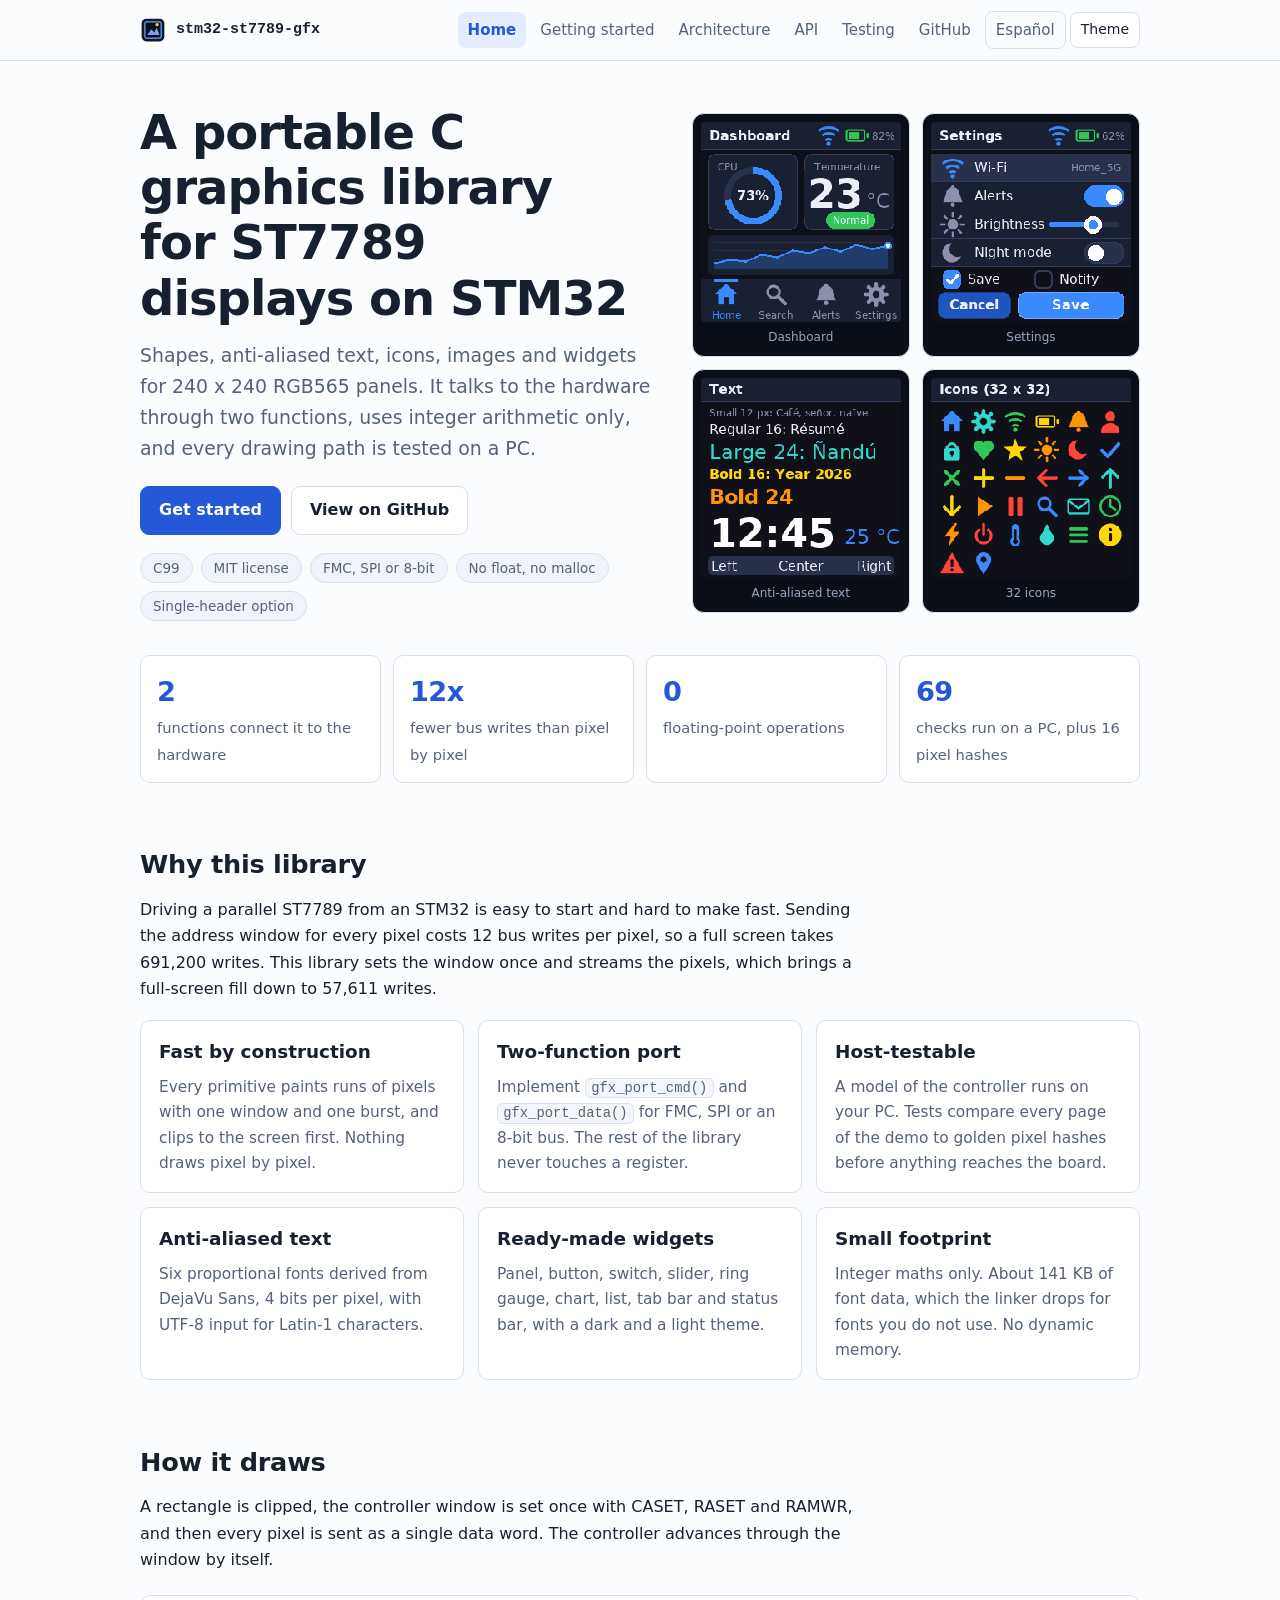
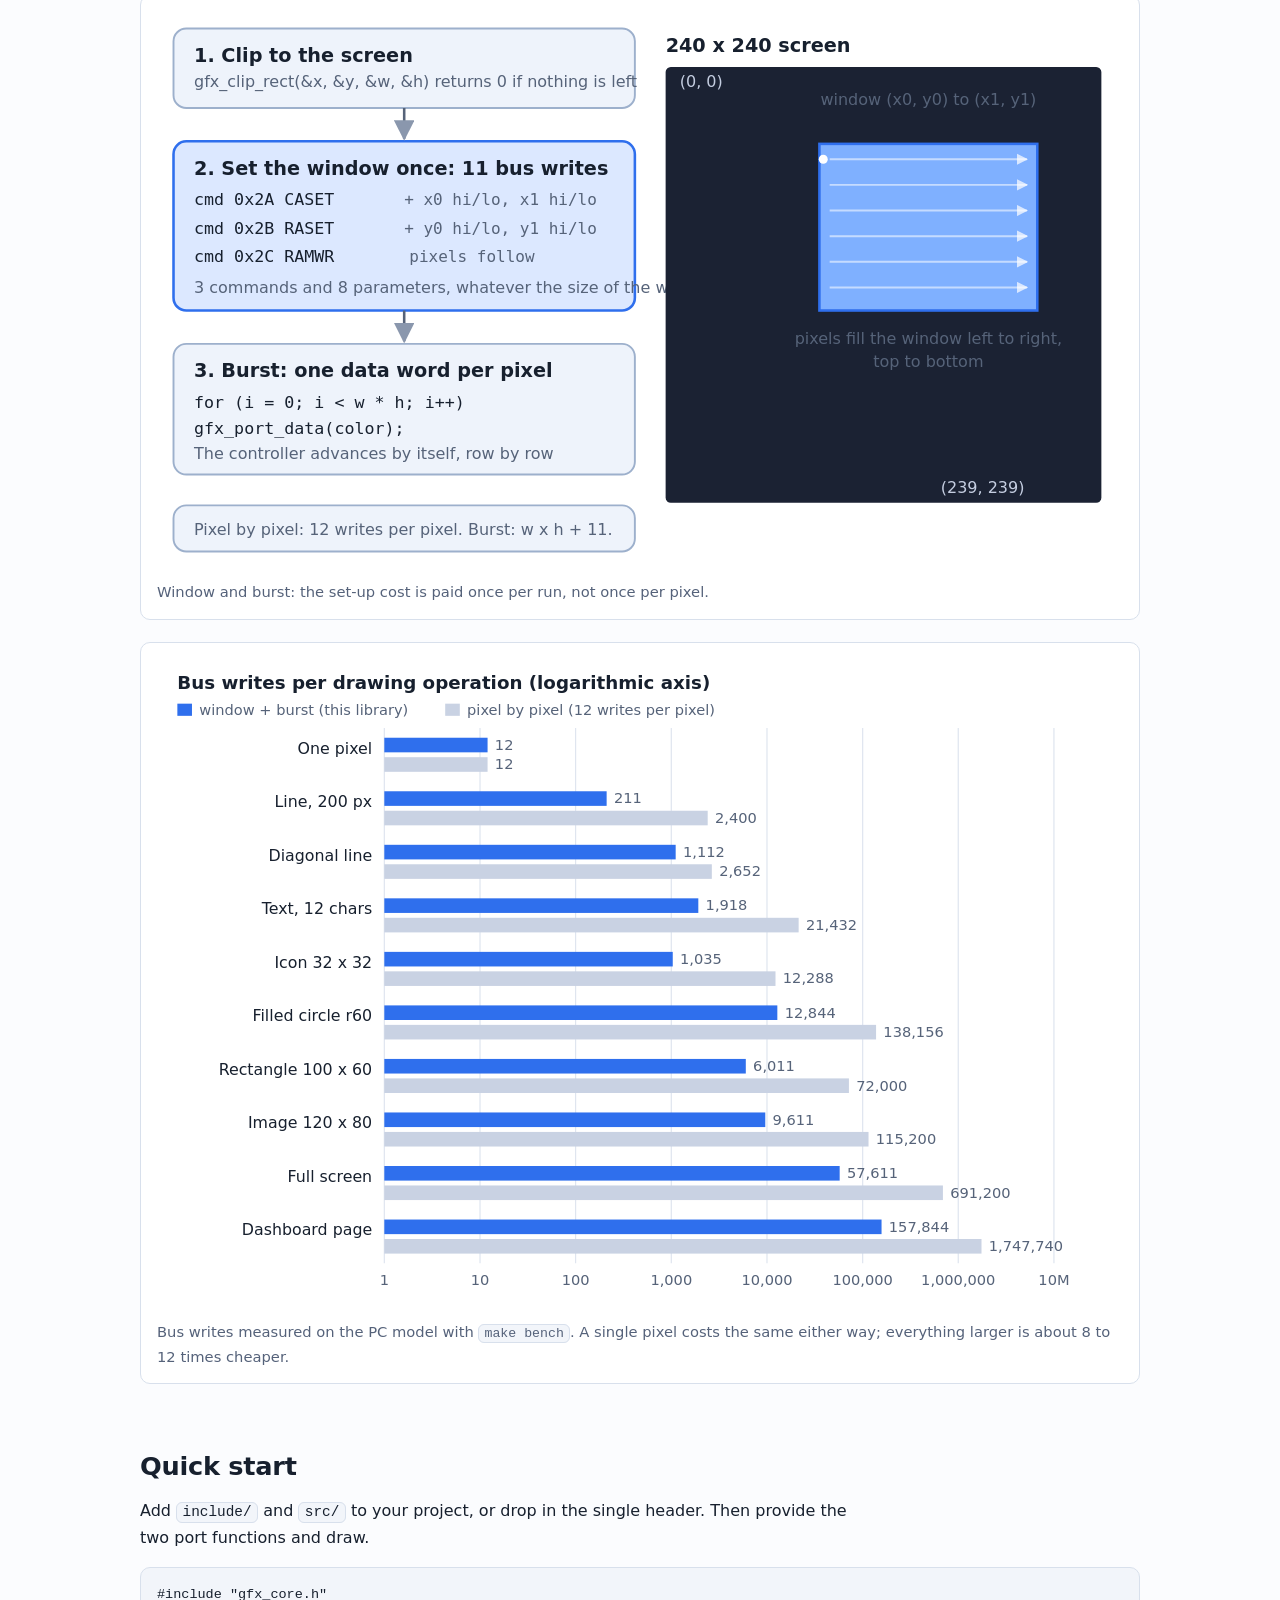
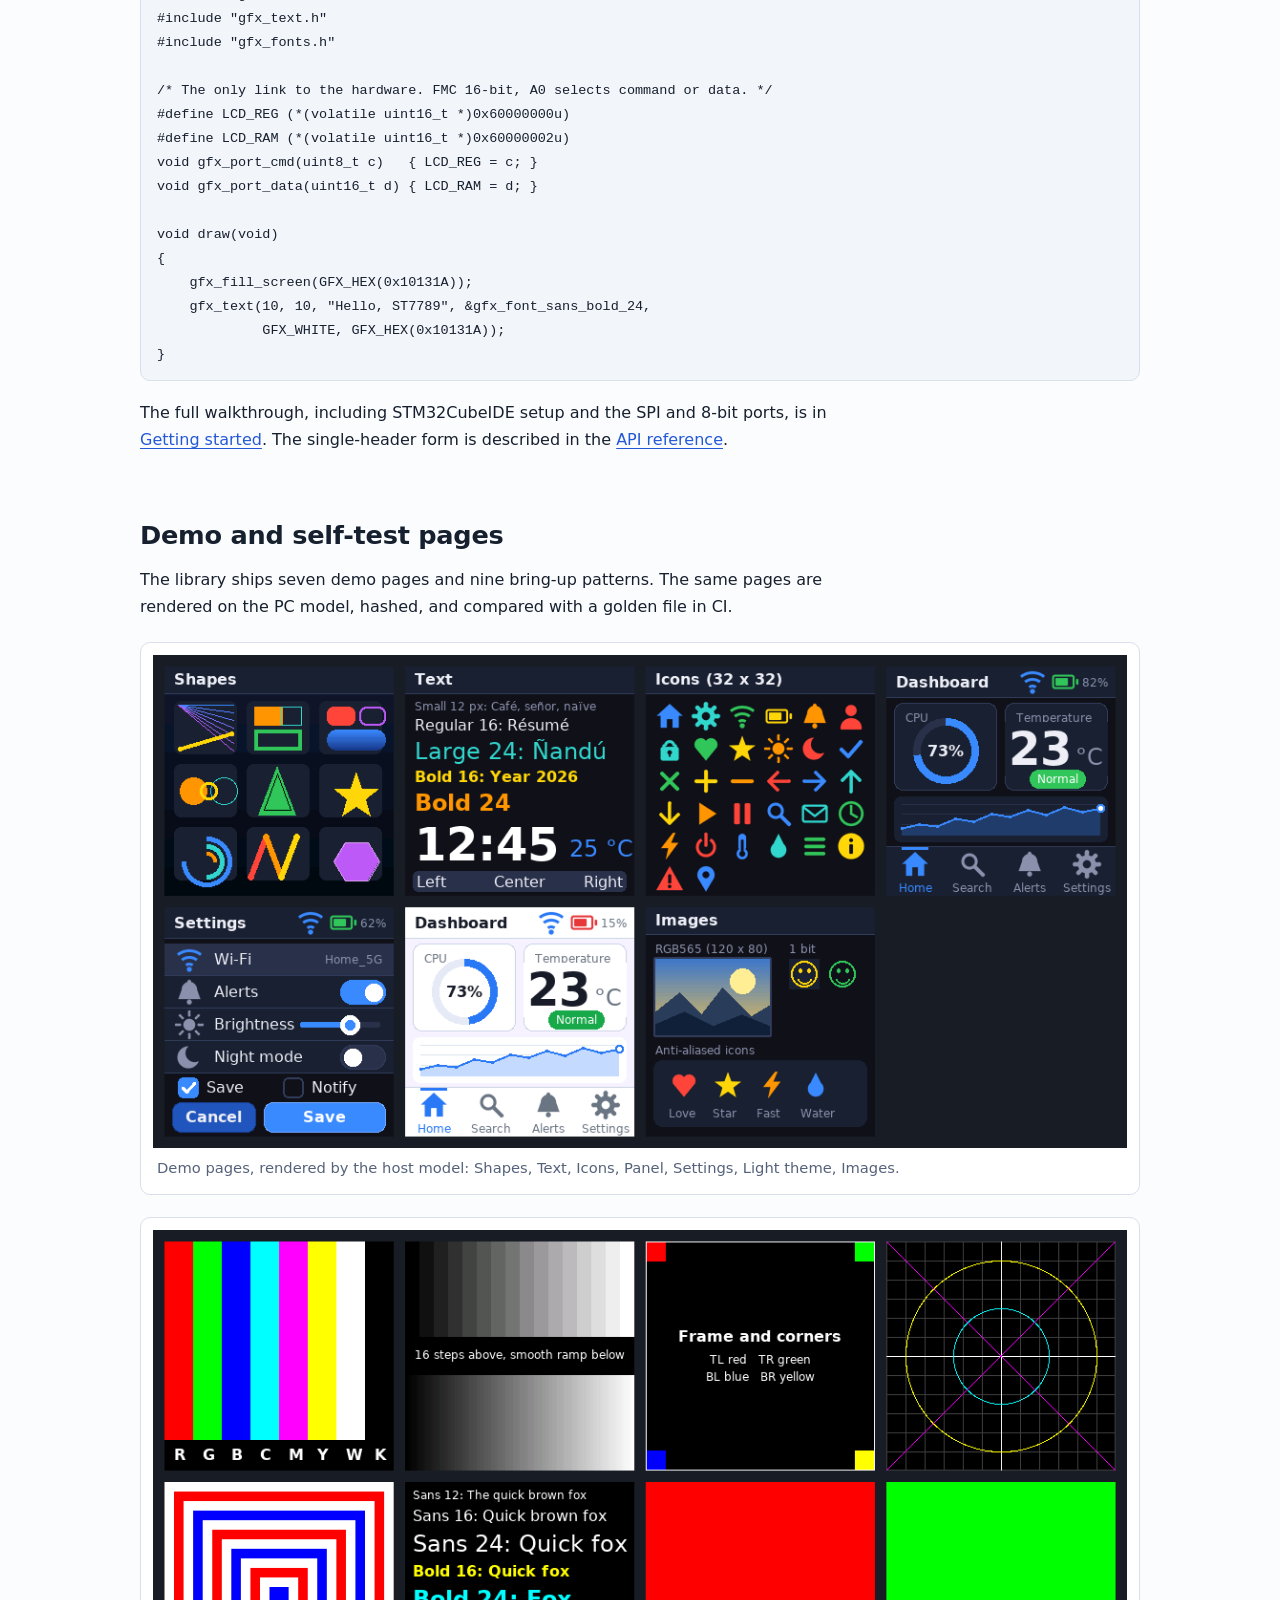
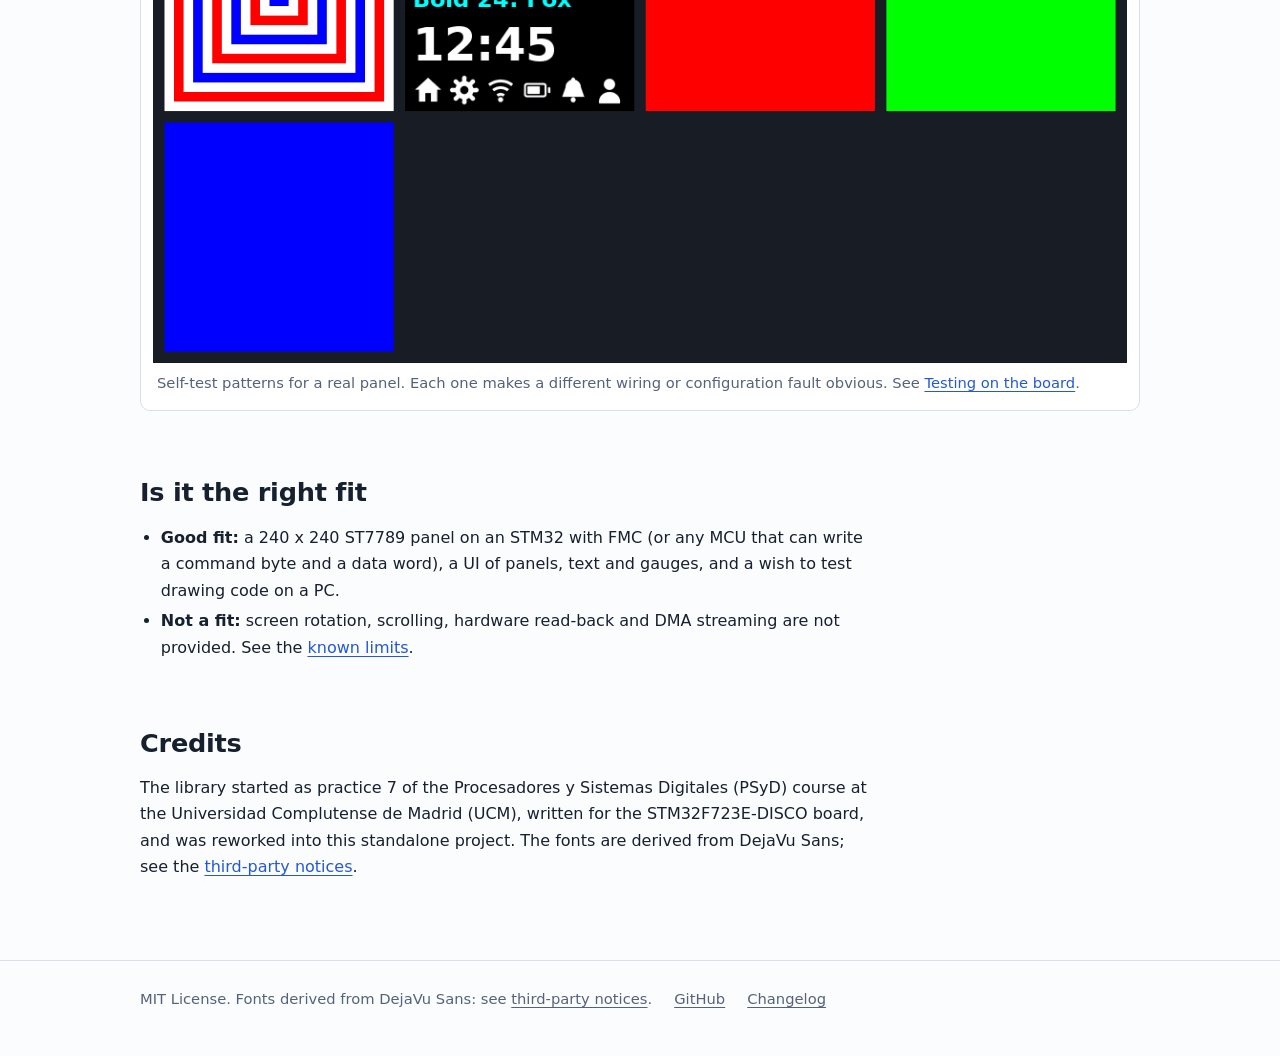
<file: docs/index.html>
<!doctype html>
<html lang="en">
<head>
<meta charset="utf-8">
<meta name="viewport" content="width=device-width, initial-scale=1">
<title>STM32 ST7789 Library: Portable C Graphics for FMC LCDs | stm32-st7789-gfx</title>
<meta name="description" content="Portable C library for ST7789 displays on STM32: shapes, anti-aliased fonts, icons and widgets over FMC, SPI or 8-bit. Integer only, tested on a PC.">
<meta name="keywords" content="STM32 ST7789 library, FMC LCD driver, STM32F723E-DISCO, RGB565, embedded GUI in C, anti-aliased fonts for microcontrollers, host-testable">
<meta name="author" content="Juan Pastrana">
<meta name="color-scheme" content="light dark">
<meta name="theme-color" content="#2458d6">
<meta name="robots" content="index, follow, max-image-preview:large">
<link rel="canonical" href="https://juanp-g.github.io/stm32-st7789-gfx/">
<link rel="alternate" hreflang="en" href="https://juanp-g.github.io/stm32-st7789-gfx/">
<link rel="alternate" hreflang="es" href="https://juanp-g.github.io/stm32-st7789-gfx/es/">
<link rel="alternate" hreflang="x-default" href="https://juanp-g.github.io/stm32-st7789-gfx/">
<link rel="icon" href="favicon.svg" type="image/svg+xml">
<link rel="stylesheet" href="assets/style.css">
<meta property="og:type" content="website">
<meta property="og:site_name" content="stm32-st7789-gfx">
<meta property="og:title" content="STM32 ST7789 Library: Portable C Graphics for FMC LCDs | stm32-st7789-gfx">
<meta property="og:description" content="Portable C library for ST7789 displays on STM32: shapes, anti-aliased fonts, icons and widgets over FMC, SPI or 8-bit. Integer only, tested on a PC.">
<meta property="og:url" content="https://juanp-g.github.io/stm32-st7789-gfx/">
<meta property="og:locale" content="en_US">
<meta property="og:image" content="https://juanp-g.github.io/stm32-st7789-gfx/img/og-image.png">
<meta property="og:image:type" content="image/png">
<meta property="og:image:width" content="1200">
<meta property="og:image:height" content="630">
<meta property="og:image:alt" content="stm32-st7789-gfx: graphics for ST7789 displays on STM32, with demo screens">
<meta name="twitter:card" content="summary_large_image">
<meta name="twitter:title" content="STM32 ST7789 Library: Portable C Graphics for FMC LCDs | stm32-st7789-gfx">
<meta name="twitter:description" content="Portable C library for ST7789 displays on STM32: shapes, anti-aliased fonts, icons and widgets over FMC, SPI or 8-bit. Integer only, tested on a PC.">
<meta name="twitter:image" content="https://juanp-g.github.io/stm32-st7789-gfx/img/og-image.png">
<meta name="twitter:image:alt" content="stm32-st7789-gfx: graphics for ST7789 displays on STM32, with demo screens">
<script type="application/ld+json">
{
  "@context": "https://schema.org",
  "@type": "SoftwareSourceCode",
  "name": "stm32-st7789-gfx",
  "description": "Portable C library for ST7789 displays on STM32: shapes, anti-aliased fonts, icons and widgets over FMC, SPI or 8-bit. Integer only, tested on a PC.",
  "url": "https://juanp-g.github.io/stm32-st7789-gfx/",
  "codeRepository": "https://github.com/JuanP-G/stm32-st7789-gfx",
  "programmingLanguage": {
    "@type": "ComputerLanguage",
    "name": "C"
  },
  "runtimePlatform": "STM32 microcontrollers",
  "license": "https://opensource.org/licenses/MIT",
  "version": "1.0.0",
  "datePublished": "2026-10-29",
  "inLanguage": "en",
  "keywords": "STM32 ST7789 library, FMC LCD driver, STM32F723E-DISCO, RGB565, embedded GUI in C, anti-aliased fonts for microcontrollers, host-testable",
  "image": "https://juanp-g.github.io/stm32-st7789-gfx/img/og-image.png",
  "author": {
    "@type": "Person",
    "name": "Juan Pastrana",
    "url": "https://github.com/JuanP-G"
  },
  "about": "Graphics library for ST7789 displays on STM32 (FMC, RGB565, 240 x 240)"
}
</script>
</head>
<body>
<a class="skip" href="#main">Skip to content</a>
<header class="site-header">
  <div class="wrap">
    <a class="brand" href="index.html"><img src="favicon.svg" alt="" width="26" height="26">stm32-st7789-gfx</a>
    <nav class="nav" aria-label="Main"><a href="index.html" aria-current="page">Home</a><a href="getting-started.html">Getting started</a><a href="architecture.html">Architecture</a><a href="api.html">API</a><a href="testing.html">Testing</a><a href="https://github.com/JuanP-G/stm32-st7789-gfx">GitHub</a><a class="lang" href="es/" hreflang="es" lang="es">Español</a><button class="theme-btn" id="theme-toggle" type="button" aria-label="Toggle light or dark theme">Theme</button></nav>
  </div>
</header>
<main id="main">
  <div class="wrap">
<article><section class="hero" aria-labelledby="title">
  <div>
    <h1 id="title">A portable C graphics library for ST7789 displays on STM32</h1>
    <p class="lead">Shapes, anti-aliased text, icons, images and widgets for 240 x 240 RGB565 panels. It talks to the hardware through two functions, uses integer arithmetic only, and every drawing path is tested on a PC.</p>
    <div class="btns">
      <a class="btn primary" href="getting-started.html">Get started</a>
      <a class="btn" href="https://github.com/JuanP-G/stm32-st7789-gfx">View on GitHub</a>
    </div>
    <ul class="badges" aria-label="Key facts">
      <li>C99</li>
      <li>MIT license</li>
      <li>FMC, SPI or 8-bit</li>
      <li>No float, no malloc</li>
      <li>Single-header option</li>
    </ul>
  </div>
  <div class="shots">
    <figure class="shot"><img src="img/screens/demo_3.png" width="240" height="240" alt="Dashboard demo page with a CPU ring gauge, a temperature reading, a line chart and a tab bar"><figcaption>Dashboard</figcaption></figure>
    <figure class="shot"><img src="img/screens/demo_4.png" width="240" height="240" alt="Settings demo page with list rows, switches, a slider, check boxes and buttons"><figcaption>Settings</figcaption></figure>
    <figure class="shot"><img src="img/screens/demo_1.png" width="240" height="240" alt="Text demo page showing five anti-aliased font sizes and a large clock"><figcaption>Anti-aliased text</figcaption></figure>
    <figure class="shot"><img src="img/screens/demo_2.png" width="240" height="240" alt="Icons demo page with 32 colourful icons in a grid"><figcaption>32 icons</figcaption></figure>
  </div>
</section>

<div class="stats">
  <div class="stat"><b>2</b><span>functions connect it to the hardware</span></div>
  <div class="stat"><b>12x</b><span>fewer bus writes than pixel by pixel</span></div>
  <div class="stat"><b>0</b><span>floating-point operations</span></div>
  <div class="stat"><b>69</b><span>checks run on a PC, plus 16 pixel hashes</span></div>
</div>

<h2 id="why">Why this library</h2>
<p>Driving a parallel ST7789 from an STM32 is easy to start and hard to make fast. Sending the address window for every pixel costs 12 bus writes per pixel, so a full screen takes 691,200 writes. This library sets the window once and streams the pixels, which brings a full-screen fill down to 57,611 writes.</p>
<div class="grid">
  <div class="card"><h3>Fast by construction</h3><p>Every primitive paints runs of pixels with one window and one burst, and clips to the screen first. Nothing draws pixel by pixel.</p></div>
  <div class="card"><h3>Two-function port</h3><p>Implement <code>gfx_port_cmd()</code> and <code>gfx_port_data()</code> for FMC, SPI or an 8-bit bus. The rest of the library never touches a register.</p></div>
  <div class="card"><h3>Host-testable</h3><p>A model of the controller runs on your PC. Tests compare every page of the demo to golden pixel hashes before anything reaches the board.</p></div>
  <div class="card"><h3>Anti-aliased text</h3><p>Six proportional fonts derived from DejaVu Sans, 4 bits per pixel, with UTF-8 input for Latin-1 characters.</p></div>
  <div class="card"><h3>Ready-made widgets</h3><p>Panel, button, switch, slider, ring gauge, chart, list, tab bar and status bar, with a dark and a light theme.</p></div>
  <div class="card"><h3>Small footprint</h3><p>Integer maths only. About 141 KB of font data, which the linker drops for fonts you do not use. No dynamic memory.</p></div>
</div>

<h2 id="how">How it draws</h2>
<p>A rectangle is clipped, the controller window is set once with CASET, RASET and RAMWR, and then every pixel is sent as a single data word. The controller advances through the window by itself.</p>
<figure class="diagram">
  <img src="img/window-burst.svg" width="760" height="440" alt="Flow of window and burst drawing: clip, set the window with 11 bus writes, then stream one data word per pixel" loading="lazy">
  <figcaption>Window and burst: the set-up cost is paid once per run, not once per pixel.</figcaption>
</figure>
<figure class="diagram">
  <img src="img/writes-comparison.svg" width="800" height="540" alt="Logarithmic bar chart of bus writes per drawing operation, window and burst against pixel by pixel" loading="lazy">
  <figcaption>Bus writes measured on the PC model with <code>make bench</code>. A single pixel costs the same either way; everything larger is about 8 to 12 times cheaper.</figcaption>
</figure>

<h2 id="quickstart">Quick start</h2>
<p>Add <code>include/</code> and <code>src/</code> to your project, or drop in the single header. Then provide the two port functions and draw.</p>
<pre><code>#include "gfx_core.h"
#include "gfx_text.h"
#include "gfx_fonts.h"

/* The only link to the hardware. FMC 16-bit, A0 selects command or data. */
#define LCD_REG (*(volatile uint16_t *)0x60000000u)
#define LCD_RAM (*(volatile uint16_t *)0x60000002u)
void gfx_port_cmd(uint8_t c)   { LCD_REG = c; }
void gfx_port_data(uint16_t d) { LCD_RAM = d; }

void draw(void)
{
    gfx_fill_screen(GFX_HEX(0x10131A));
    gfx_text(10, 10, "Hello, ST7789", &amp;gfx_font_sans_bold_24,
             GFX_WHITE, GFX_HEX(0x10131A));
}</code></pre>
<p>The full walkthrough, including STM32CubeIDE setup and the SPI and 8-bit ports, is in <a href="getting-started.html">Getting started</a>. The single-header form is described in the <a href="api.html#single-header">API reference</a>.</p>

<h2 id="gallery">Demo and self-test pages</h2>
<p>The library ships seven demo pages and nine bring-up patterns. The same pages are rendered on the PC model, hashed, and compared with a golden file in CI.</p>
<figure class="diagram">
  <img src="img/screens/demo_sheet.png" width="1020" height="516" alt="Contact sheet of the seven demo pages: Shapes, Text, Icons, Panel, Settings, Light theme and Images" loading="lazy">
  <figcaption>Demo pages, rendered by the host model: Shapes, Text, Icons, Panel, Settings, Light theme, Images.</figcaption>
</figure>
<figure class="diagram">
  <img src="img/screens/selftest_sheet.png" width="1020" height="768" alt="Contact sheet of the nine self-test patterns: colour bars, gray ramp, frame and corners, grid, nested rectangles, text and icons, and solid red, green and blue" loading="lazy">
  <figcaption>Self-test patterns for a real panel. Each one makes a different wiring or configuration fault obvious. See <a href="testing.html#board">Testing on the board</a>.</figcaption>
</figure>

<h2 id="fit">Is it the right fit</h2>
<ul>
  <li><b>Good fit:</b> a 240 x 240 ST7789 panel on an STM32 with FMC (or any MCU that can write a command byte and a data word), a UI of panels, text and gauges, and a wish to test drawing code on a PC.</li>
  <li><b>Not a fit:</b> screen rotation, scrolling, hardware read-back and DMA streaming are not provided. See the <a href="getting-started.html#limits">known limits</a>.</li>
</ul>

<h2 id="credits">Credits</h2>
<p>The library started as practice 7 of the Procesadores y Sistemas Digitales (PSyD) course at the Universidad Complutense de Madrid (UCM), written for the STM32F723E-DISCO board, and was reworked into this standalone project. The fonts are derived from DejaVu Sans; see the <a href="https://github.com/JuanP-G/stm32-st7789-gfx/blob/main/THIRD_PARTY_NOTICES.md">third-party notices</a>.</p>
</article>
  </div>
</main>
<footer class="site-footer">
  <div class="wrap"><span>MIT License. Fonts derived from DejaVu Sans: see <a href="https://github.com/JuanP-G/stm32-st7789-gfx/blob/main/THIRD_PARTY_NOTICES.md">third-party notices</a>.</span><a href="https://github.com/JuanP-G/stm32-st7789-gfx">GitHub</a><a href="https://github.com/JuanP-G/stm32-st7789-gfx/blob/main/CHANGELOG.md">Changelog</a></div>
</footer>
<script src="assets/site.js" defer></script>
</body>
</html>
</file>
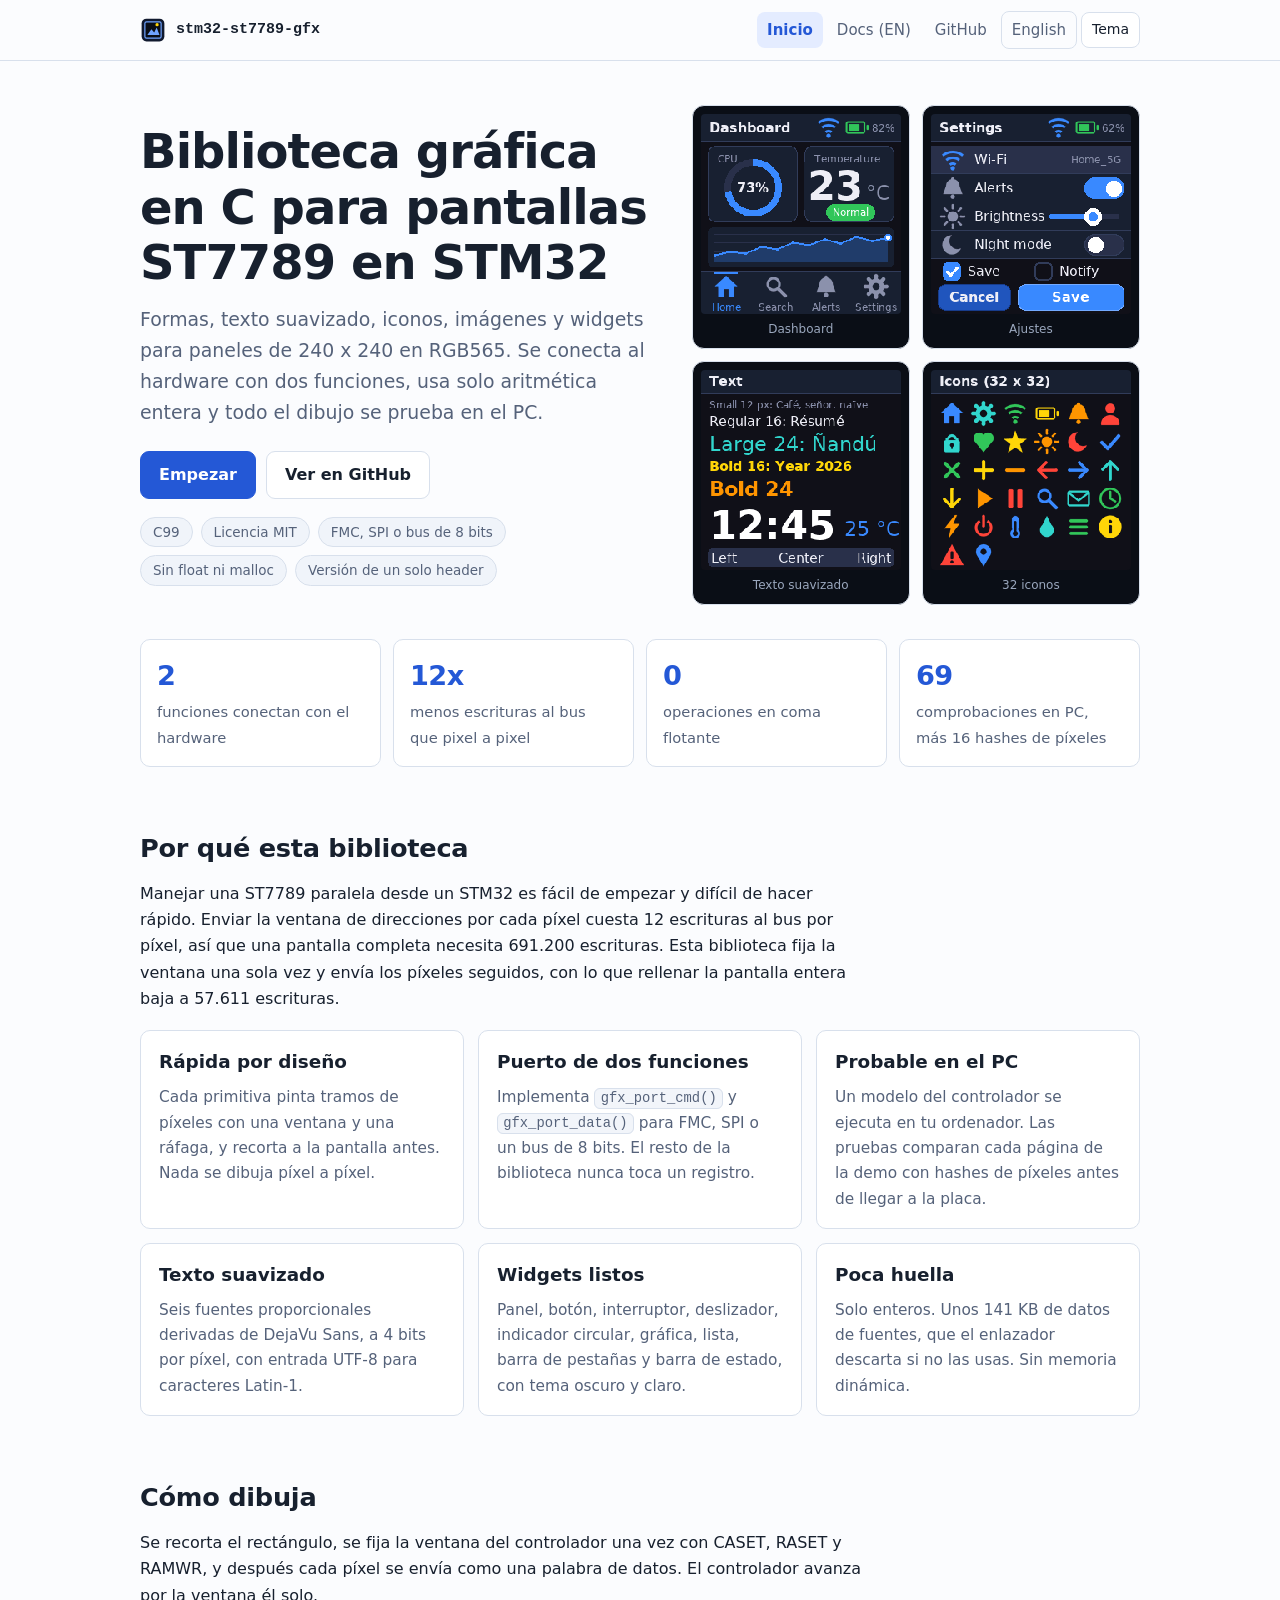
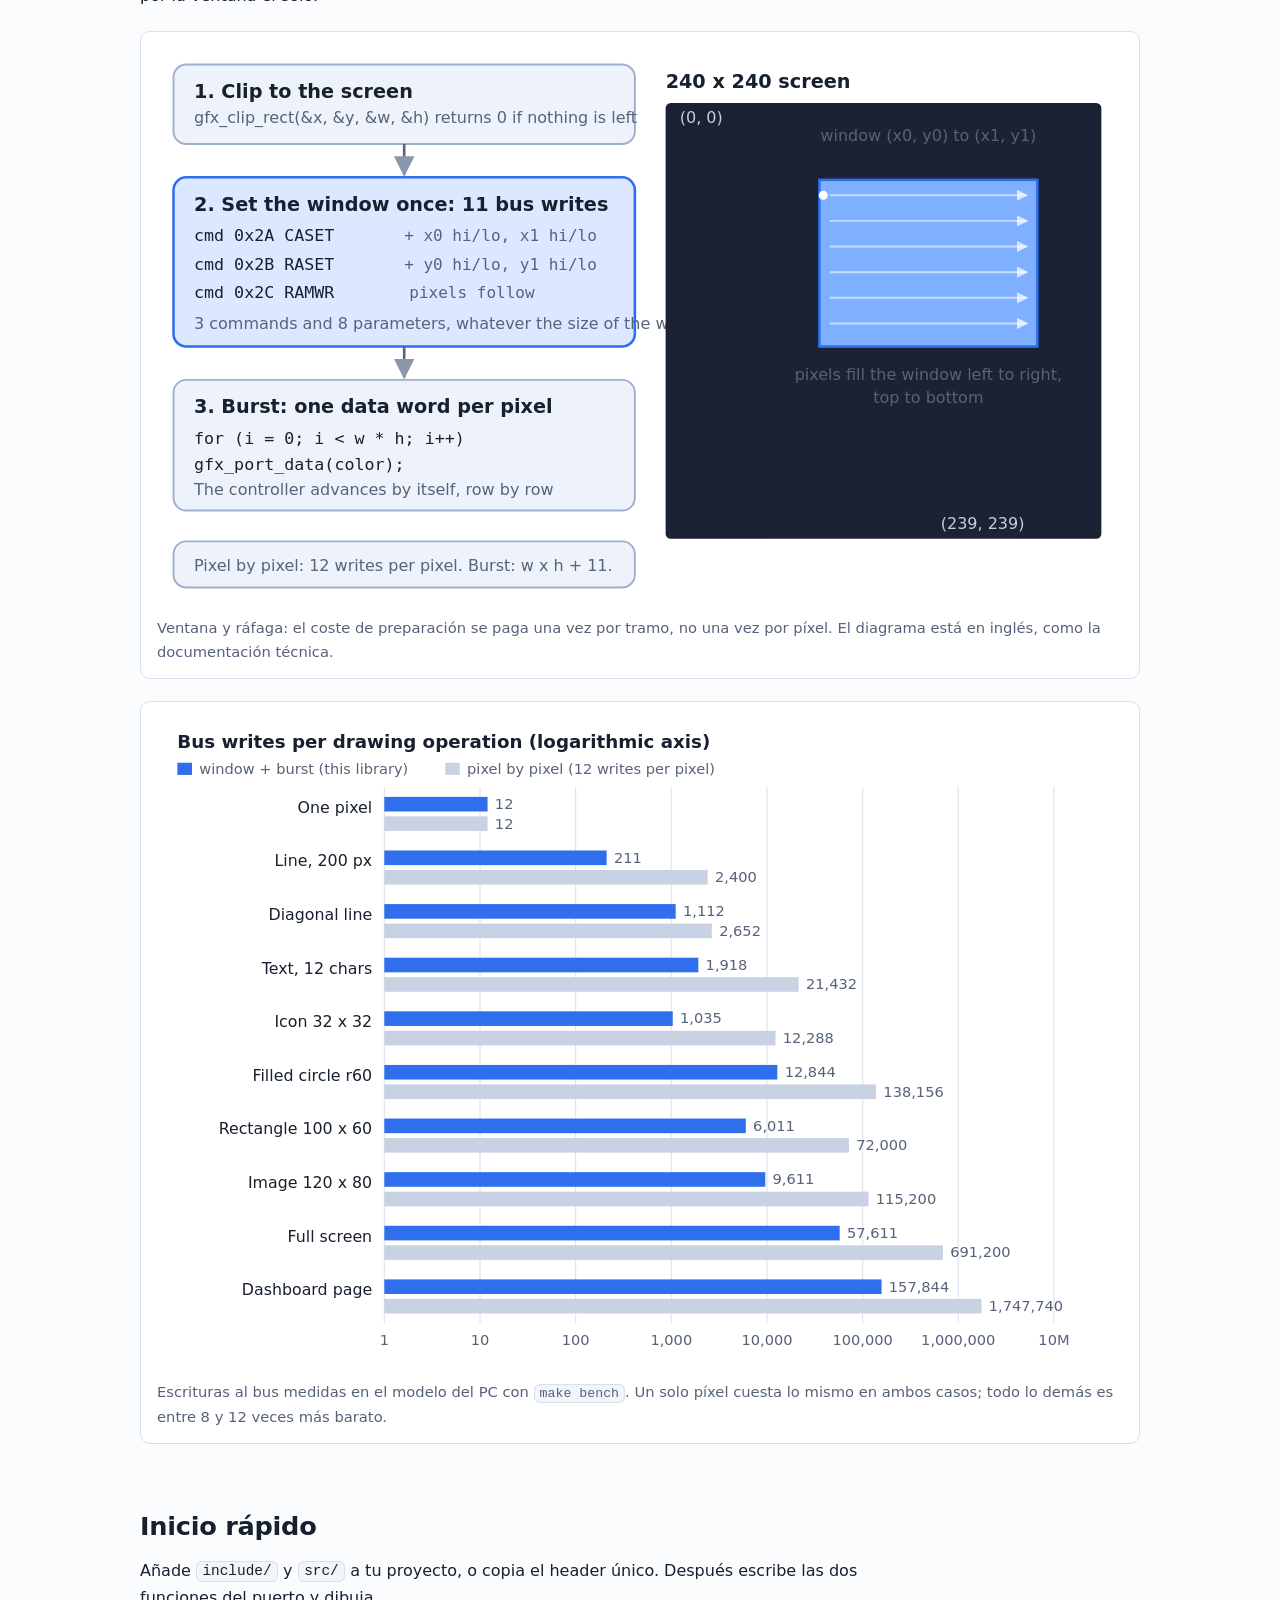
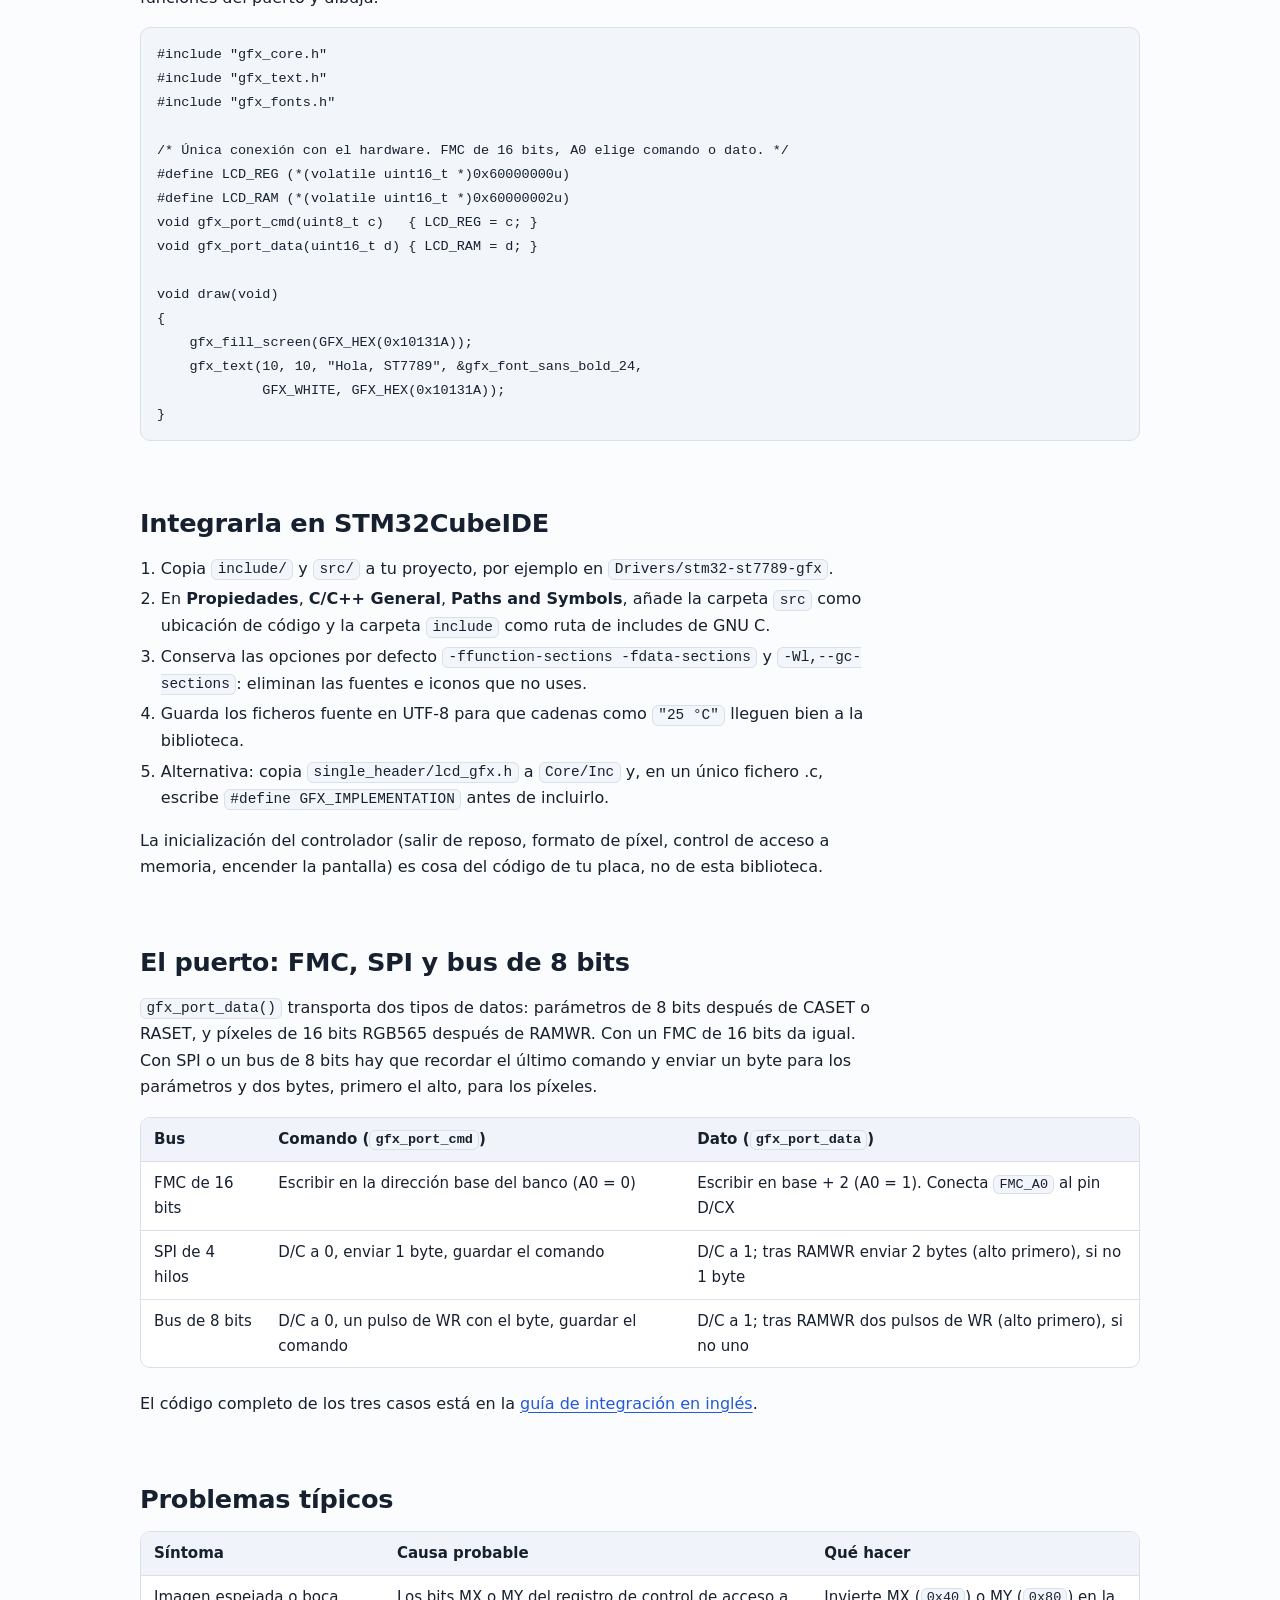
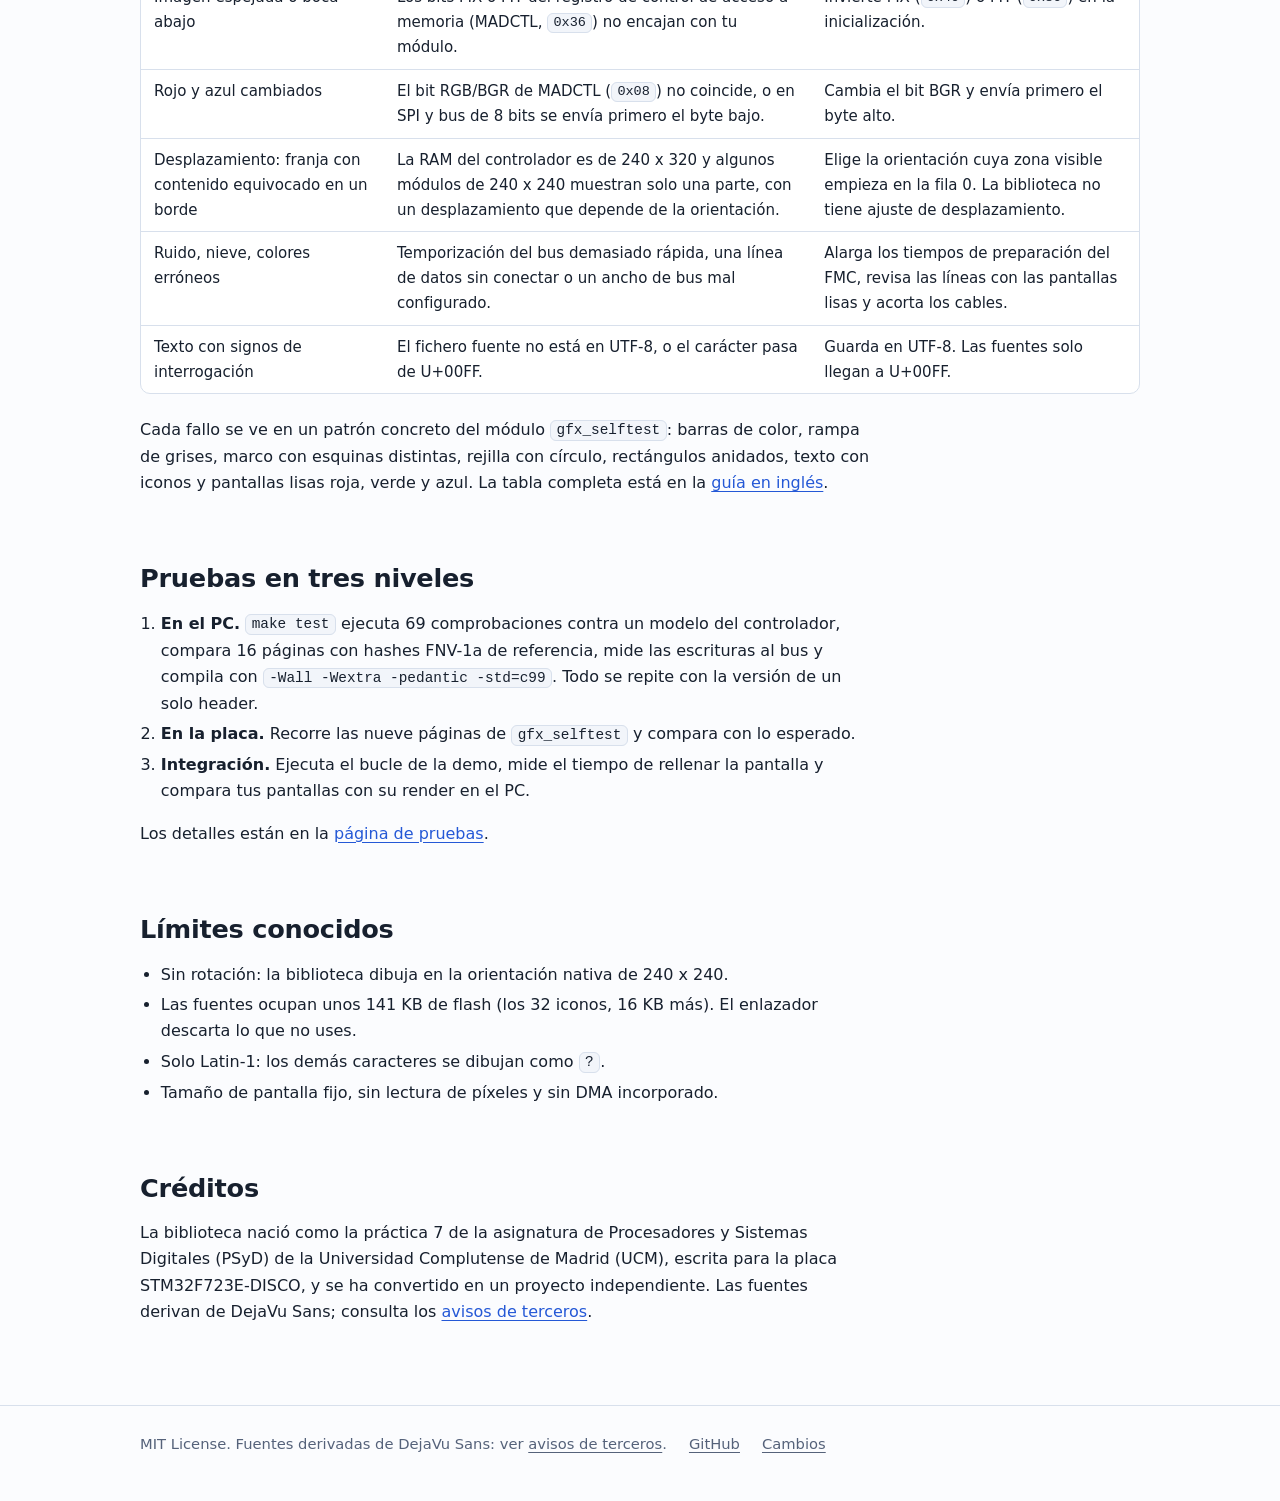
<file: docs/es/index.html>
<!doctype html>
<html lang="es">
<head>
<meta charset="utf-8">
<meta name="viewport" content="width=device-width, initial-scale=1">
<title>Biblioteca ST7789 para STM32: gráficos en C portables con FMC | stm32-st7789-gfx</title>
<meta name="description" content="Biblioteca en C para pantallas ST7789 en STM32: formas, fuentes suavizadas, iconos y widgets por FMC, SPI o bus de 8 bits. Solo enteros y probada en el PC.">
<meta name="keywords" content="STM32 ST7789 library, FMC LCD driver, STM32F723E-DISCO, RGB565, embedded GUI in C, anti-aliased fonts for microcontrollers, host-testable">
<meta name="author" content="Juan Pastrana">
<meta name="color-scheme" content="light dark">
<meta name="theme-color" content="#2458d6">
<meta name="robots" content="index, follow, max-image-preview:large">
<link rel="canonical" href="https://juanp-g.github.io/stm32-st7789-gfx/es/">
<link rel="alternate" hreflang="en" href="https://juanp-g.github.io/stm32-st7789-gfx/">
<link rel="alternate" hreflang="es" href="https://juanp-g.github.io/stm32-st7789-gfx/es/">
<link rel="alternate" hreflang="x-default" href="https://juanp-g.github.io/stm32-st7789-gfx/">
<link rel="icon" href="../favicon.svg" type="image/svg+xml">
<link rel="stylesheet" href="../assets/style.css">
<meta property="og:type" content="website">
<meta property="og:site_name" content="stm32-st7789-gfx">
<meta property="og:title" content="Biblioteca ST7789 para STM32: gráficos en C portables con FMC | stm32-st7789-gfx">
<meta property="og:description" content="Biblioteca en C para pantallas ST7789 en STM32: formas, fuentes suavizadas, iconos y widgets por FMC, SPI o bus de 8 bits. Solo enteros y probada en el PC.">
<meta property="og:url" content="https://juanp-g.github.io/stm32-st7789-gfx/es/">
<meta property="og:locale" content="es_ES">
<meta property="og:image" content="https://juanp-g.github.io/stm32-st7789-gfx/img/og-image.png">
<meta property="og:image:type" content="image/png">
<meta property="og:image:width" content="1200">
<meta property="og:image:height" content="630">
<meta property="og:image:alt" content="stm32-st7789-gfx: graphics for ST7789 displays on STM32, with demo screens">
<meta name="twitter:card" content="summary_large_image">
<meta name="twitter:title" content="Biblioteca ST7789 para STM32: gráficos en C portables con FMC | stm32-st7789-gfx">
<meta name="twitter:description" content="Biblioteca en C para pantallas ST7789 en STM32: formas, fuentes suavizadas, iconos y widgets por FMC, SPI o bus de 8 bits. Solo enteros y probada en el PC.">
<meta name="twitter:image" content="https://juanp-g.github.io/stm32-st7789-gfx/img/og-image.png">
<meta name="twitter:image:alt" content="stm32-st7789-gfx: graphics for ST7789 displays on STM32, with demo screens">
<script type="application/ld+json">
{
  "@context": "https://schema.org",
  "@type": "SoftwareSourceCode",
  "name": "stm32-st7789-gfx",
  "description": "Biblioteca en C para pantallas ST7789 en STM32: formas, fuentes suavizadas, iconos y widgets por FMC, SPI o bus de 8 bits. Solo enteros y probada en el PC.",
  "url": "https://juanp-g.github.io/stm32-st7789-gfx/es/",
  "codeRepository": "https://github.com/JuanP-G/stm32-st7789-gfx",
  "programmingLanguage": {
    "@type": "ComputerLanguage",
    "name": "C"
  },
  "runtimePlatform": "STM32 microcontrollers",
  "license": "https://opensource.org/licenses/MIT",
  "version": "1.0.0",
  "datePublished": "2026-10-29",
  "inLanguage": "es",
  "keywords": "STM32 ST7789 library, FMC LCD driver, STM32F723E-DISCO, RGB565, embedded GUI in C, anti-aliased fonts for microcontrollers, host-testable",
  "image": "https://juanp-g.github.io/stm32-st7789-gfx/img/og-image.png",
  "author": {
    "@type": "Person",
    "name": "Juan Pastrana",
    "url": "https://github.com/JuanP-G"
  },
  "about": "Biblioteca gráfica para pantallas ST7789 en STM32 (FMC, RGB565, 240 x 240)"
}
</script>
</head>
<body>
<a class="skip" href="#main">Saltar al contenido</a>
<header class="site-header">
  <div class="wrap">
    <a class="brand" href="./"><img src="../favicon.svg" alt="" width="26" height="26">stm32-st7789-gfx</a>
    <nav class="nav" aria-label="Principal"><a href="./" aria-current="page">Inicio</a><a href="../getting-started.html" hreflang="en" lang="en">Docs (EN)</a><a href="https://github.com/JuanP-G/stm32-st7789-gfx">GitHub</a><a class="lang" href="../index.html" hreflang="en" lang="en">English</a><button class="theme-btn" id="theme-toggle" type="button" aria-label="Cambiar tema claro u oscuro">Tema</button></nav>
  </div>
</header>
<main id="main">
  <div class="wrap">
<article><section class="hero" aria-labelledby="title">
  <div>
    <h1 id="title">Biblioteca gráfica en C para pantallas ST7789 en STM32</h1>
    <p class="lead">Formas, texto suavizado, iconos, imágenes y widgets para paneles de 240 x 240 en RGB565. Se conecta al hardware con dos funciones, usa solo aritmética entera y todo el dibujo se prueba en el PC.</p>
    <div class="btns">
      <a class="btn primary" href="#inicio">Empezar</a>
      <a class="btn" href="https://github.com/JuanP-G/stm32-st7789-gfx">Ver en GitHub</a>
    </div>
    <ul class="badges" aria-label="Datos clave">
      <li>C99</li>
      <li>Licencia MIT</li>
      <li>FMC, SPI o bus de 8 bits</li>
      <li>Sin float ni malloc</li>
      <li>Versión de un solo header</li>
    </ul>
  </div>
  <div class="shots">
    <figure class="shot"><img src="../img/screens/demo_3.png" width="240" height="240" alt="Página de demostración Dashboard, con un indicador circular de CPU, la temperatura, una gráfica de línea y una barra de pestañas"><figcaption>Dashboard</figcaption></figure>
    <figure class="shot"><img src="../img/screens/demo_4.png" width="240" height="240" alt="Página de demostración Settings, con filas de lista, interruptores, un deslizador, casillas y botones"><figcaption>Ajustes</figcaption></figure>
    <figure class="shot"><img src="../img/screens/demo_1.png" width="240" height="240" alt="Página de texto con cinco tamaños de fuente suavizada y un reloj grande"><figcaption>Texto suavizado</figcaption></figure>
    <figure class="shot"><img src="../img/screens/demo_2.png" width="240" height="240" alt="Página de iconos con 32 iconos de colores en una cuadrícula"><figcaption>32 iconos</figcaption></figure>
  </div>
</section>

<div class="stats">
  <div class="stat"><b>2</b><span>funciones conectan con el hardware</span></div>
  <div class="stat"><b>12x</b><span>menos escrituras al bus que pixel a pixel</span></div>
  <div class="stat"><b>0</b><span>operaciones en coma flotante</span></div>
  <div class="stat"><b>69</b><span>comprobaciones en PC, más 16 hashes de píxeles</span></div>
</div>

<h2 id="por-que">Por qué esta biblioteca</h2>
<p>Manejar una ST7789 paralela desde un STM32 es fácil de empezar y difícil de hacer rápido. Enviar la ventana de direcciones por cada píxel cuesta 12 escrituras al bus por píxel, así que una pantalla completa necesita 691.200 escrituras. Esta biblioteca fija la ventana una sola vez y envía los píxeles seguidos, con lo que rellenar la pantalla entera baja a 57.611 escrituras.</p>
<div class="grid">
  <div class="card"><h3>Rápida por diseño</h3><p>Cada primitiva pinta tramos de píxeles con una ventana y una ráfaga, y recorta a la pantalla antes. Nada se dibuja píxel a píxel.</p></div>
  <div class="card"><h3>Puerto de dos funciones</h3><p>Implementa <code>gfx_port_cmd()</code> y <code>gfx_port_data()</code> para FMC, SPI o un bus de 8 bits. El resto de la biblioteca nunca toca un registro.</p></div>
  <div class="card"><h3>Probable en el PC</h3><p>Un modelo del controlador se ejecuta en tu ordenador. Las pruebas comparan cada página de la demo con hashes de píxeles antes de llegar a la placa.</p></div>
  <div class="card"><h3>Texto suavizado</h3><p>Seis fuentes proporcionales derivadas de DejaVu Sans, a 4 bits por píxel, con entrada UTF-8 para caracteres Latin-1.</p></div>
  <div class="card"><h3>Widgets listos</h3><p>Panel, botón, interruptor, deslizador, indicador circular, gráfica, lista, barra de pestañas y barra de estado, con tema oscuro y claro.</p></div>
  <div class="card"><h3>Poca huella</h3><p>Solo enteros. Unos 141 KB de datos de fuentes, que el enlazador descarta si no las usas. Sin memoria dinámica.</p></div>
</div>

<h2 id="como-dibuja">Cómo dibuja</h2>
<p>Se recorta el rectángulo, se fija la ventana del controlador una vez con CASET, RASET y RAMWR, y después cada píxel se envía como una palabra de datos. El controlador avanza por la ventana él solo.</p>
<figure class="diagram">
  <img src="../img/window-burst.svg" width="760" height="440" alt="Flujo de dibujo con ventana y ráfaga: recortar, fijar la ventana con 11 escrituras y enviar una palabra de datos por píxel" loading="lazy">
  <figcaption>Ventana y ráfaga: el coste de preparación se paga una vez por tramo, no una vez por píxel. El diagrama está en inglés, como la documentación técnica.</figcaption>
</figure>
<figure class="diagram">
  <img src="../img/writes-comparison.svg" width="800" height="540" alt="Gráfico de barras en escala logarítmica con las escrituras al bus de cada operación, ventana y ráfaga frente a pixel a pixel" loading="lazy">
  <figcaption>Escrituras al bus medidas en el modelo del PC con <code>make bench</code>. Un solo píxel cuesta lo mismo en ambos casos; todo lo demás es entre 8 y 12 veces más barato.</figcaption>
</figure>

<h2 id="inicio">Inicio rápido</h2>
<p>Añade <code>include/</code> y <code>src/</code> a tu proyecto, o copia el header único. Después escribe las dos funciones del puerto y dibuja.</p>
<pre><code>#include "gfx_core.h"
#include "gfx_text.h"
#include "gfx_fonts.h"

/* Única conexión con el hardware. FMC de 16 bits, A0 elige comando o dato. */
#define LCD_REG (*(volatile uint16_t *)0x60000000u)
#define LCD_RAM (*(volatile uint16_t *)0x60000002u)
void gfx_port_cmd(uint8_t c)   { LCD_REG = c; }
void gfx_port_data(uint16_t d) { LCD_RAM = d; }

void draw(void)
{
    gfx_fill_screen(GFX_HEX(0x10131A));
    gfx_text(10, 10, "Hola, ST7789", &amp;gfx_font_sans_bold_24,
             GFX_WHITE, GFX_HEX(0x10131A));
}</code></pre>

<h2 id="cubeide">Integrarla en STM32CubeIDE</h2>
<ol>
  <li>Copia <code>include/</code> y <code>src/</code> a tu proyecto, por ejemplo en <code>Drivers/stm32-st7789-gfx</code>.</li>
  <li>En <b>Propiedades</b>, <b>C/C++ General</b>, <b>Paths and Symbols</b>, añade la carpeta <code>src</code> como ubicación de código y la carpeta <code>include</code> como ruta de includes de GNU C.</li>
  <li>Conserva las opciones por defecto <code>-ffunction-sections -fdata-sections</code> y <code>-Wl,--gc-sections</code>: eliminan las fuentes e iconos que no uses.</li>
  <li>Guarda los ficheros fuente en UTF-8 para que cadenas como <code>"25 °C"</code> lleguen bien a la biblioteca.</li>
  <li>Alternativa: copia <code>single_header/lcd_gfx.h</code> a <code>Core/Inc</code> y, en un único fichero .c, escribe <code>#define GFX_IMPLEMENTATION</code> antes de incluirlo.</li>
</ol>
<p>La inicialización del controlador (salir de reposo, formato de píxel, control de acceso a memoria, encender la pantalla) es cosa del código de tu placa, no de esta biblioteca.</p>

<h2 id="puerto">El puerto: FMC, SPI y bus de 8 bits</h2>
<p><code>gfx_port_data()</code> transporta dos tipos de datos: parámetros de 8 bits después de CASET o RASET, y píxeles de 16 bits RGB565 después de RAMWR. Con un FMC de 16 bits da igual. Con SPI o un bus de 8 bits hay que recordar el último comando y enviar un byte para los parámetros y dos bytes, primero el alto, para los píxeles.</p>
<div class="tablewrap"><table>
  <thead><tr><th>Bus</th><th>Comando (<code>gfx_port_cmd</code>)</th><th>Dato (<code>gfx_port_data</code>)</th></tr></thead>
  <tbody>
    <tr><td>FMC de 16 bits</td><td>Escribir en la dirección base del banco (A0 = 0)</td><td>Escribir en base + 2 (A0 = 1). Conecta <code>FMC_A0</code> al pin D/CX</td></tr>
    <tr><td>SPI de 4 hilos</td><td>D/C a 0, enviar 1 byte, guardar el comando</td><td>D/C a 1; tras RAMWR enviar 2 bytes (alto primero), si no 1 byte</td></tr>
    <tr><td>Bus de 8 bits</td><td>D/C a 0, un pulso de WR con el byte, guardar el comando</td><td>D/C a 1; tras RAMWR dos pulsos de WR (alto primero), si no uno</td></tr>
  </tbody>
</table></div>
<p>El código completo de los tres casos está en la <a href="../getting-started.html#port">guía de integración en inglés</a>.</p>

<h2 id="problemas">Problemas típicos</h2>
<div class="tablewrap"><table>
  <thead><tr><th>Síntoma</th><th>Causa probable</th><th>Qué hacer</th></tr></thead>
  <tbody>
    <tr><td>Imagen espejada o boca abajo</td><td>Los bits MX o MY del registro de control de acceso a memoria (MADCTL, <code>0x36</code>) no encajan con tu módulo.</td><td>Invierte MX (<code>0x40</code>) o MY (<code>0x80</code>) en la inicialización.</td></tr>
    <tr><td>Rojo y azul cambiados</td><td>El bit RGB/BGR de MADCTL (<code>0x08</code>) no coincide, o en SPI y bus de 8 bits se envía primero el byte bajo.</td><td>Cambia el bit BGR y envía primero el byte alto.</td></tr>
    <tr><td>Desplazamiento: franja con contenido equivocado en un borde</td><td>La RAM del controlador es de 240 x 320 y algunos módulos de 240 x 240 muestran solo una parte, con un desplazamiento que depende de la orientación.</td><td>Elige la orientación cuya zona visible empieza en la fila 0. La biblioteca no tiene ajuste de desplazamiento.</td></tr>
    <tr><td>Ruido, nieve, colores erróneos</td><td>Temporización del bus demasiado rápida, una línea de datos sin conectar o un ancho de bus mal configurado.</td><td>Alarga los tiempos de preparación del FMC, revisa las líneas con las pantallas lisas y acorta los cables.</td></tr>
    <tr><td>Texto con signos de interrogación</td><td>El fichero fuente no está en UTF-8, o el carácter pasa de U+00FF.</td><td>Guarda en UTF-8. Las fuentes solo llegan a U+00FF.</td></tr>
  </tbody>
</table></div>
<p>Cada fallo se ve en un patrón concreto del módulo <code>gfx_selftest</code>: barras de color, rampa de grises, marco con esquinas distintas, rejilla con círculo, rectángulos anidados, texto con iconos y pantallas lisas roja, verde y azul. La tabla completa está en la <a href="../getting-started.html#troubleshooting">guía en inglés</a>.</p>

<h2 id="pruebas">Pruebas en tres niveles</h2>
<ol>
  <li><b>En el PC.</b> <code>make test</code> ejecuta 69 comprobaciones contra un modelo del controlador, compara 16 páginas con hashes FNV-1a de referencia, mide las escrituras al bus y compila con <code>-Wall -Wextra -pedantic -std=c99</code>. Todo se repite con la versión de un solo header.</li>
  <li><b>En la placa.</b> Recorre las nueve páginas de <code>gfx_selftest</code> y compara con lo esperado.</li>
  <li><b>Integración.</b> Ejecuta el bucle de la demo, mide el tiempo de rellenar la pantalla y compara tus pantallas con su render en el PC.</li>
</ol>
<p>Los detalles están en la <a href="../testing.html">página de pruebas</a>.</p>

<h2 id="limites">Límites conocidos</h2>
<ul>
  <li>Sin rotación: la biblioteca dibuja en la orientación nativa de 240 x 240.</li>
  <li>Las fuentes ocupan unos 141 KB de flash (los 32 iconos, 16 KB más). El enlazador descarta lo que no uses.</li>
  <li>Solo Latin-1: los demás caracteres se dibujan como <code>?</code>.</li>
  <li>Tamaño de pantalla fijo, sin lectura de píxeles y sin DMA incorporado.</li>
</ul>

<h2 id="creditos">Créditos</h2>
<p>La biblioteca nació como la práctica 7 de la asignatura de Procesadores y Sistemas Digitales (PSyD) de la Universidad Complutense de Madrid (UCM), escrita para la placa STM32F723E-DISCO, y se ha convertido en un proyecto independiente. Las fuentes derivan de DejaVu Sans; consulta los <a href="https://github.com/JuanP-G/stm32-st7789-gfx/blob/main/THIRD_PARTY_NOTICES.md">avisos de terceros</a>.</p>
</article>
  </div>
</main>
<footer class="site-footer">
  <div class="wrap"><span>MIT License. Fuentes derivadas de DejaVu Sans: ver <a href="https://github.com/JuanP-G/stm32-st7789-gfx/blob/main/THIRD_PARTY_NOTICES.md">avisos de terceros</a>.</span><a href="https://github.com/JuanP-G/stm32-st7789-gfx">GitHub</a><a href="https://github.com/JuanP-G/stm32-st7789-gfx/blob/main/CHANGELOG.md">Cambios</a></div>
</footer>
<script src="../assets/site.js" defer></script>
</body>
</html>
</file>
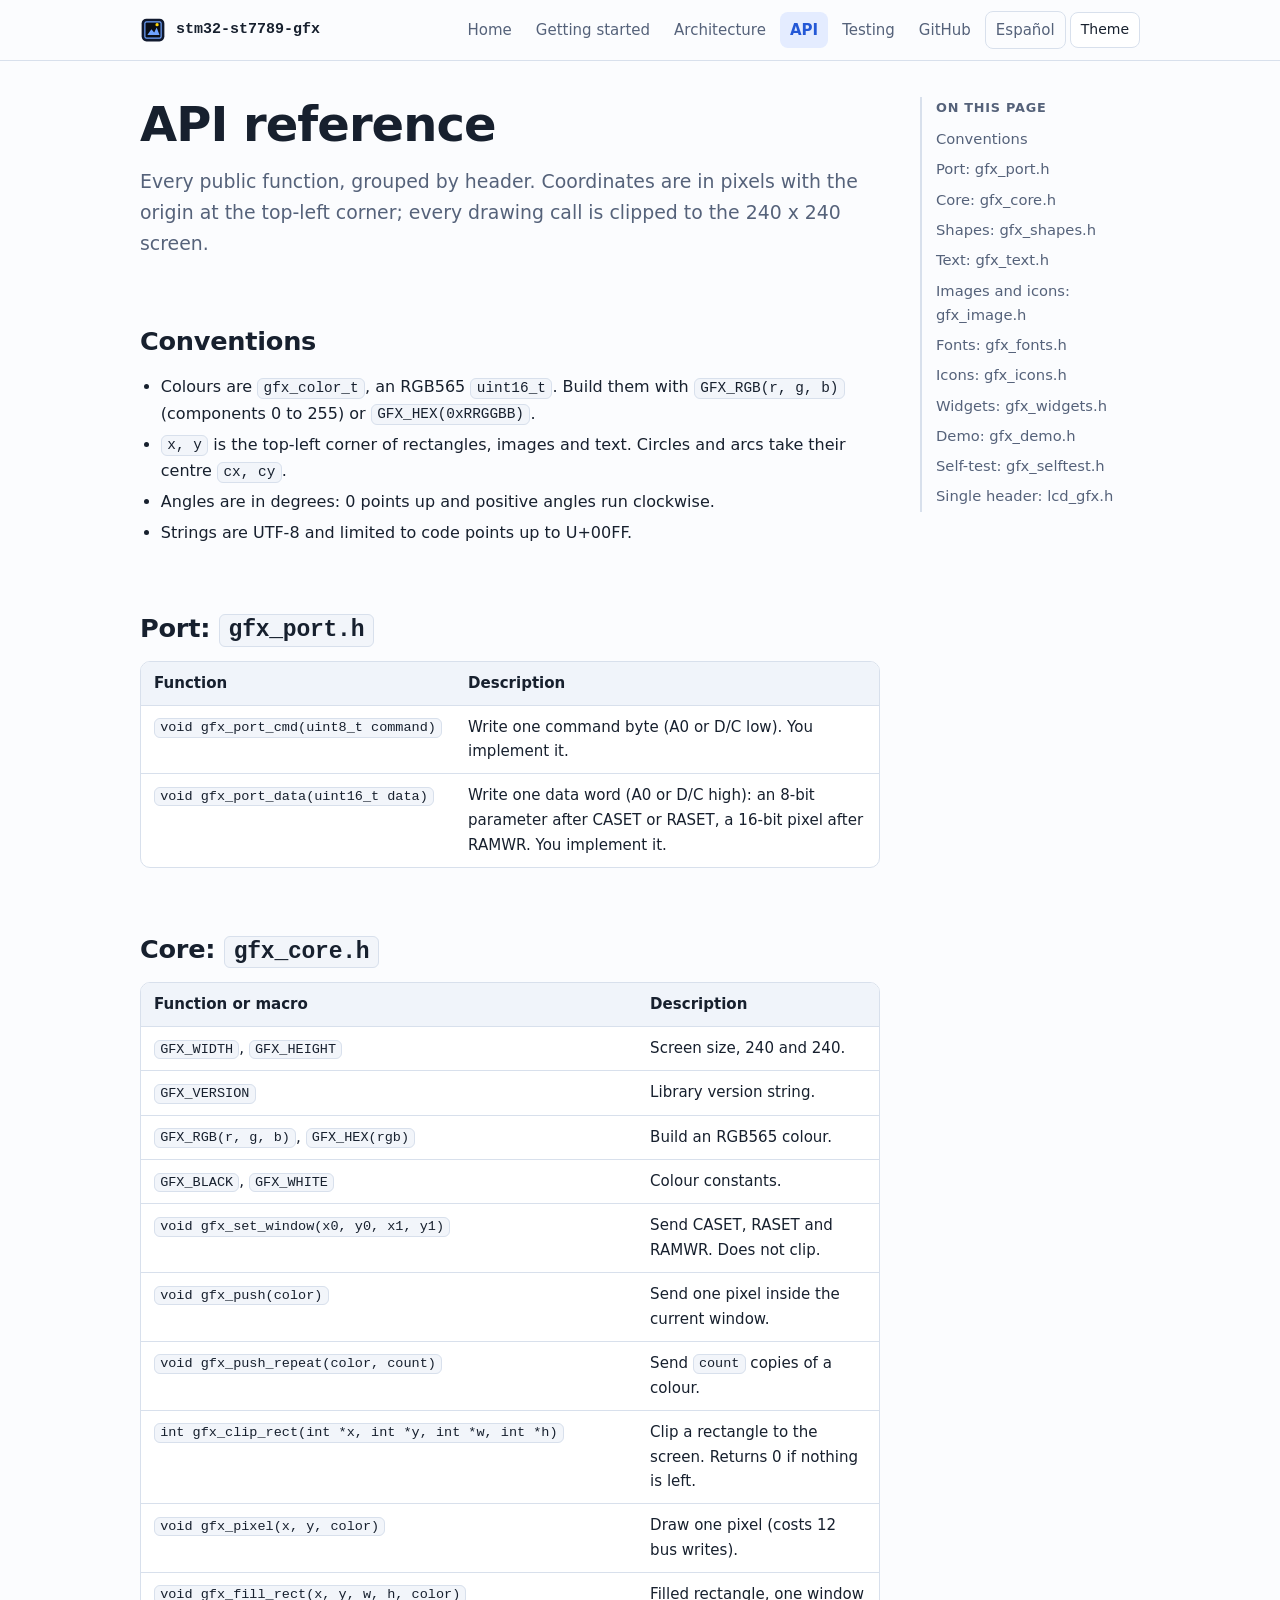
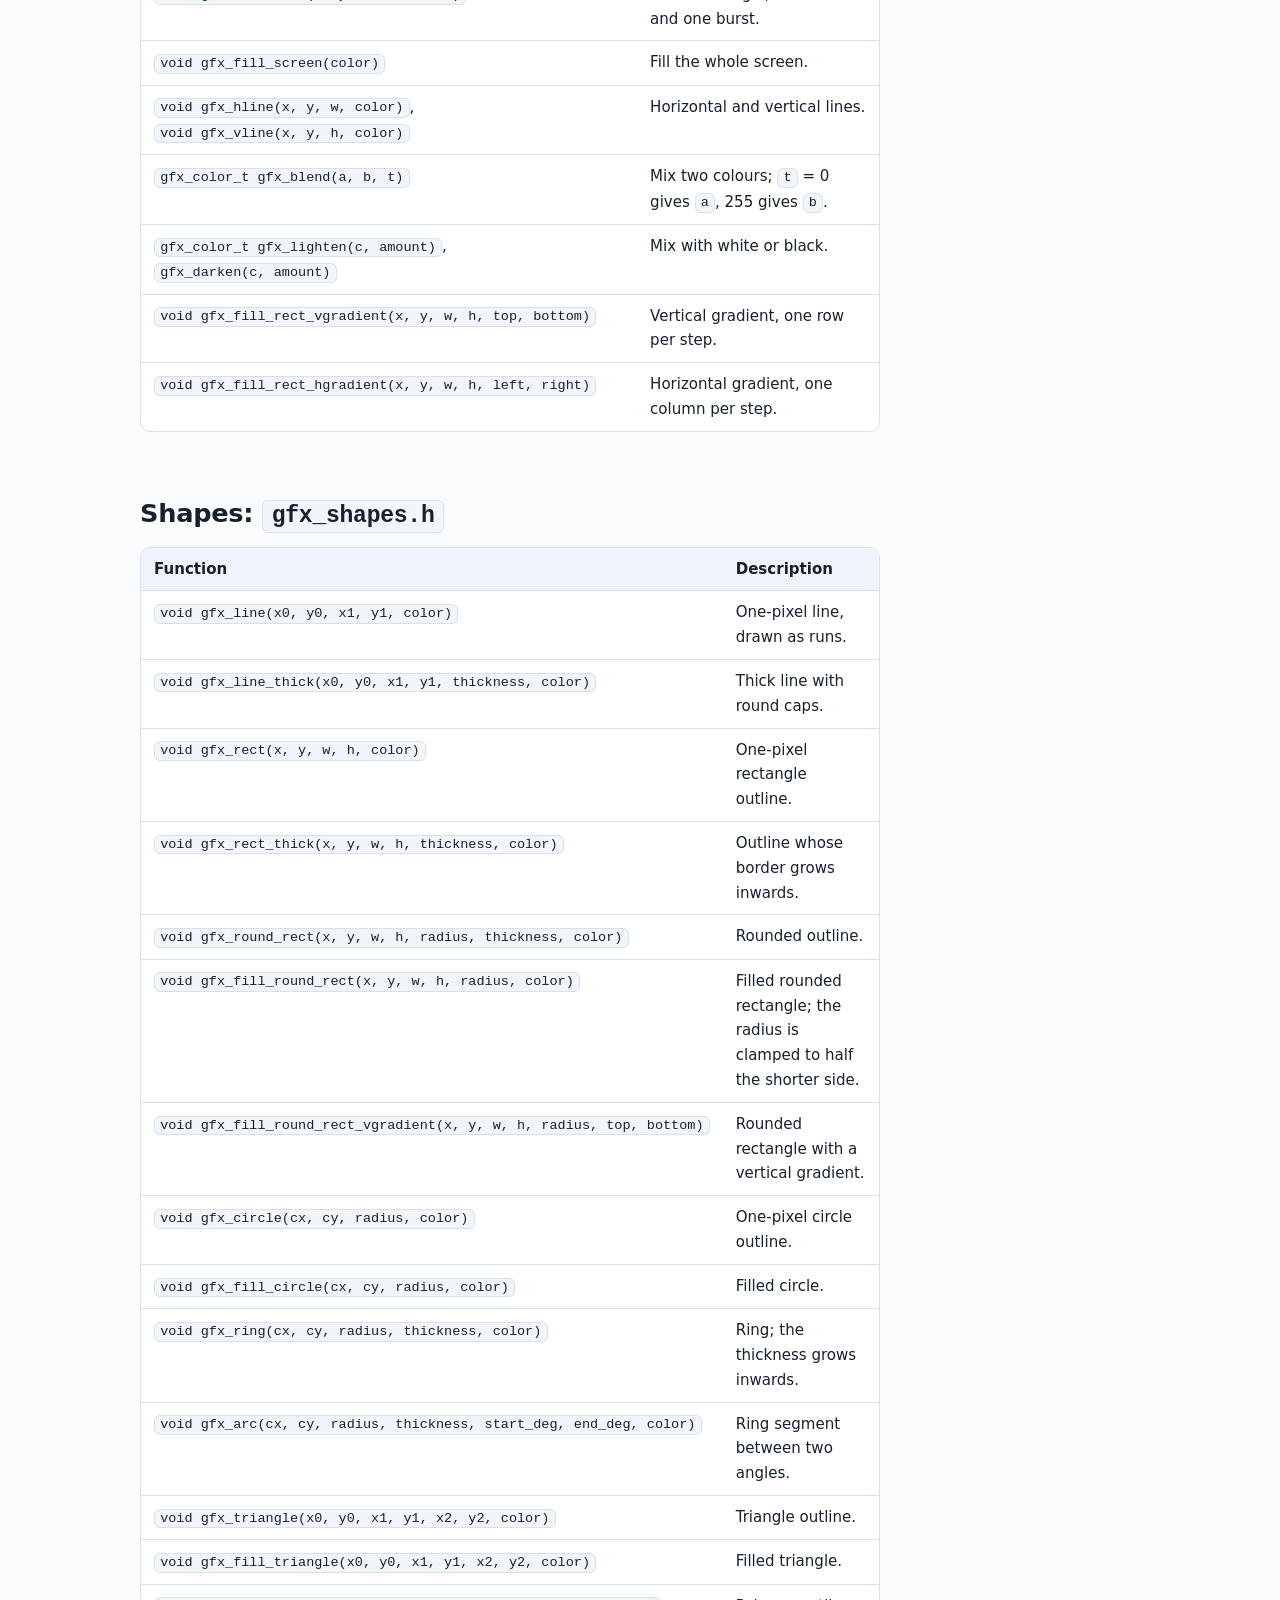
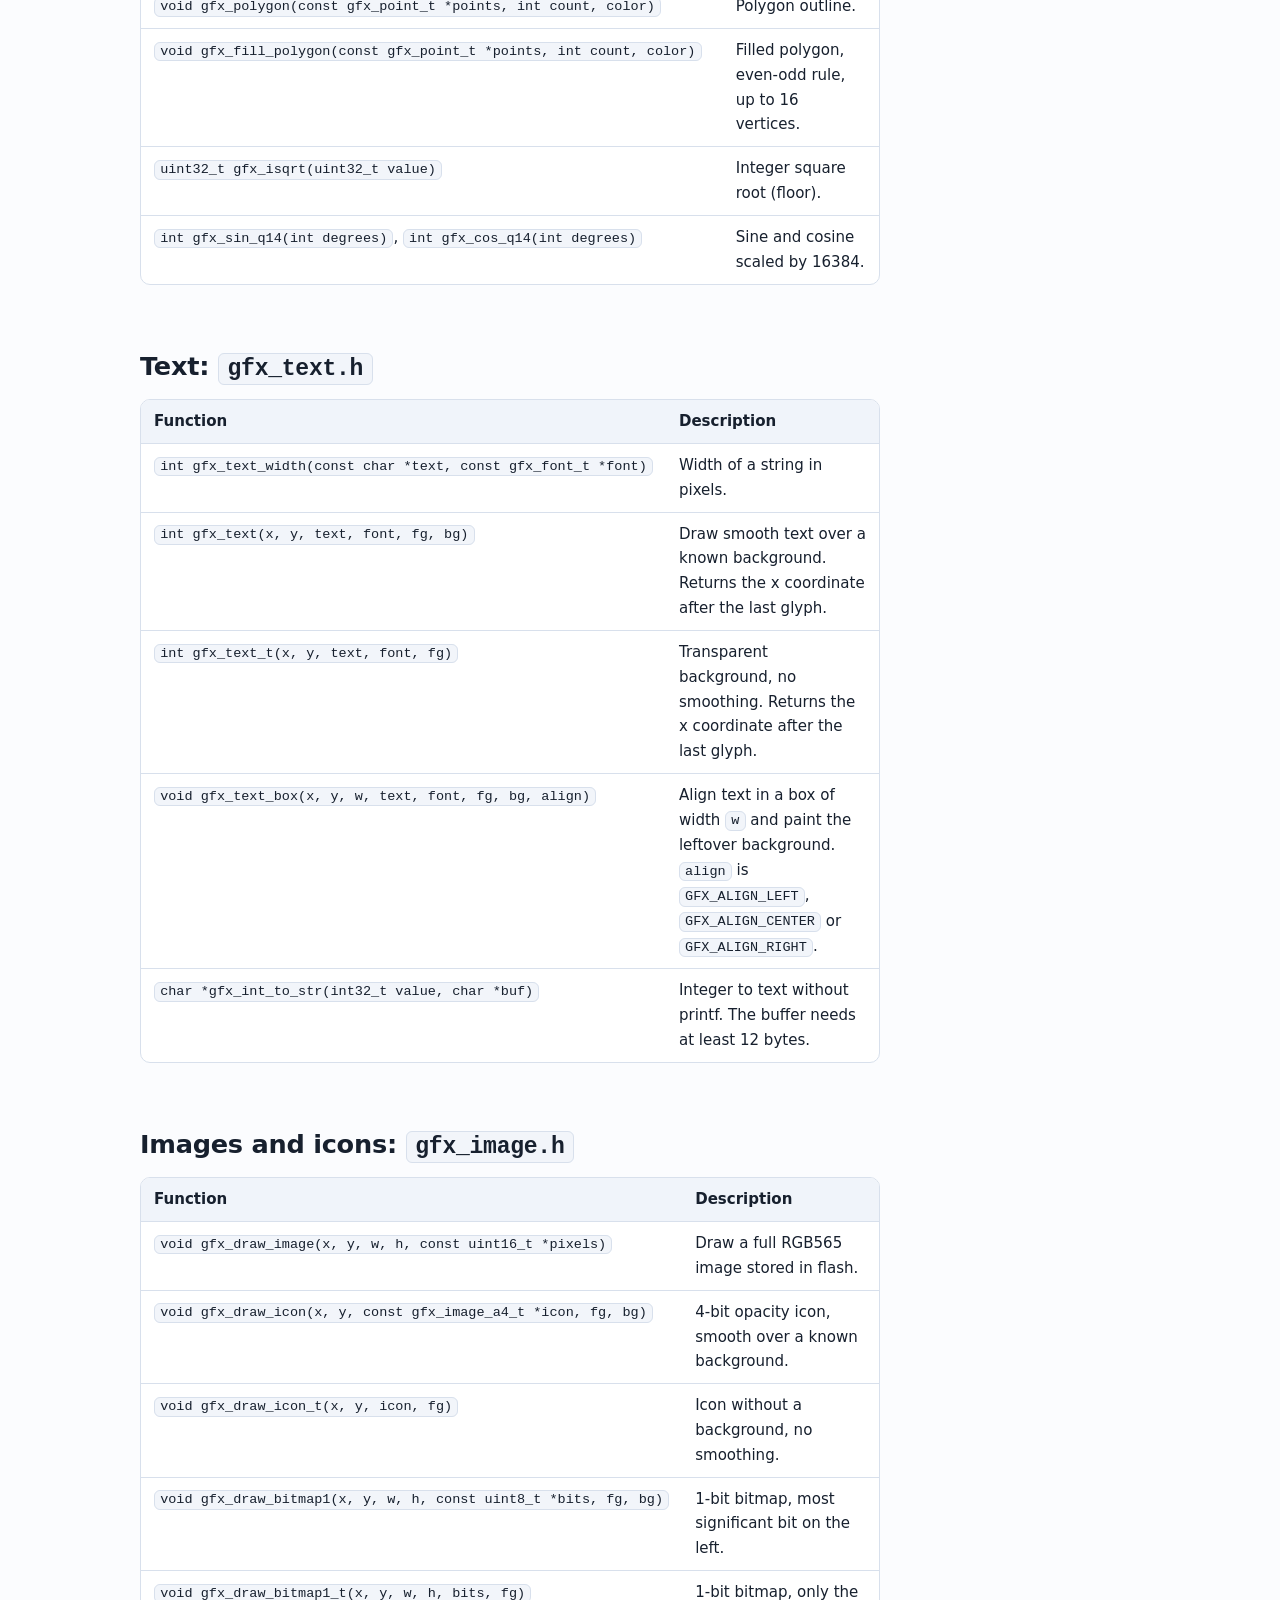
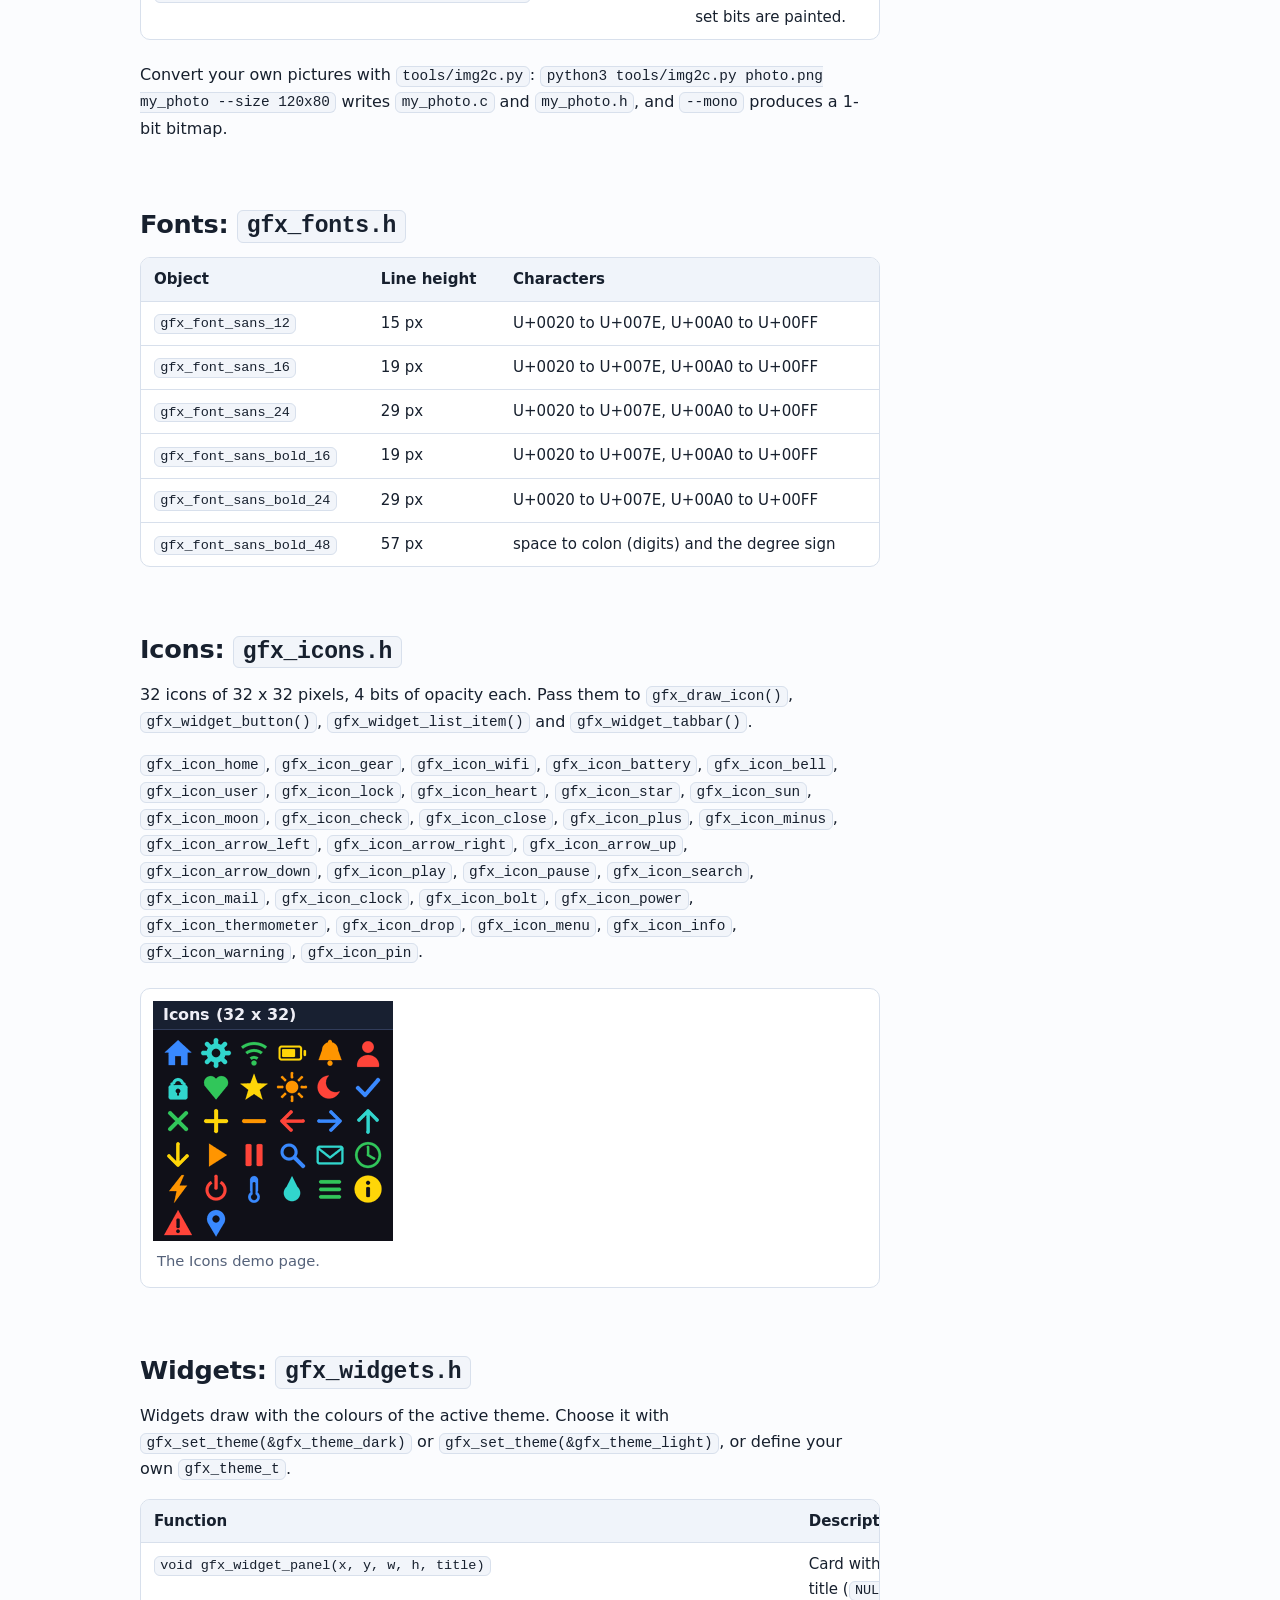
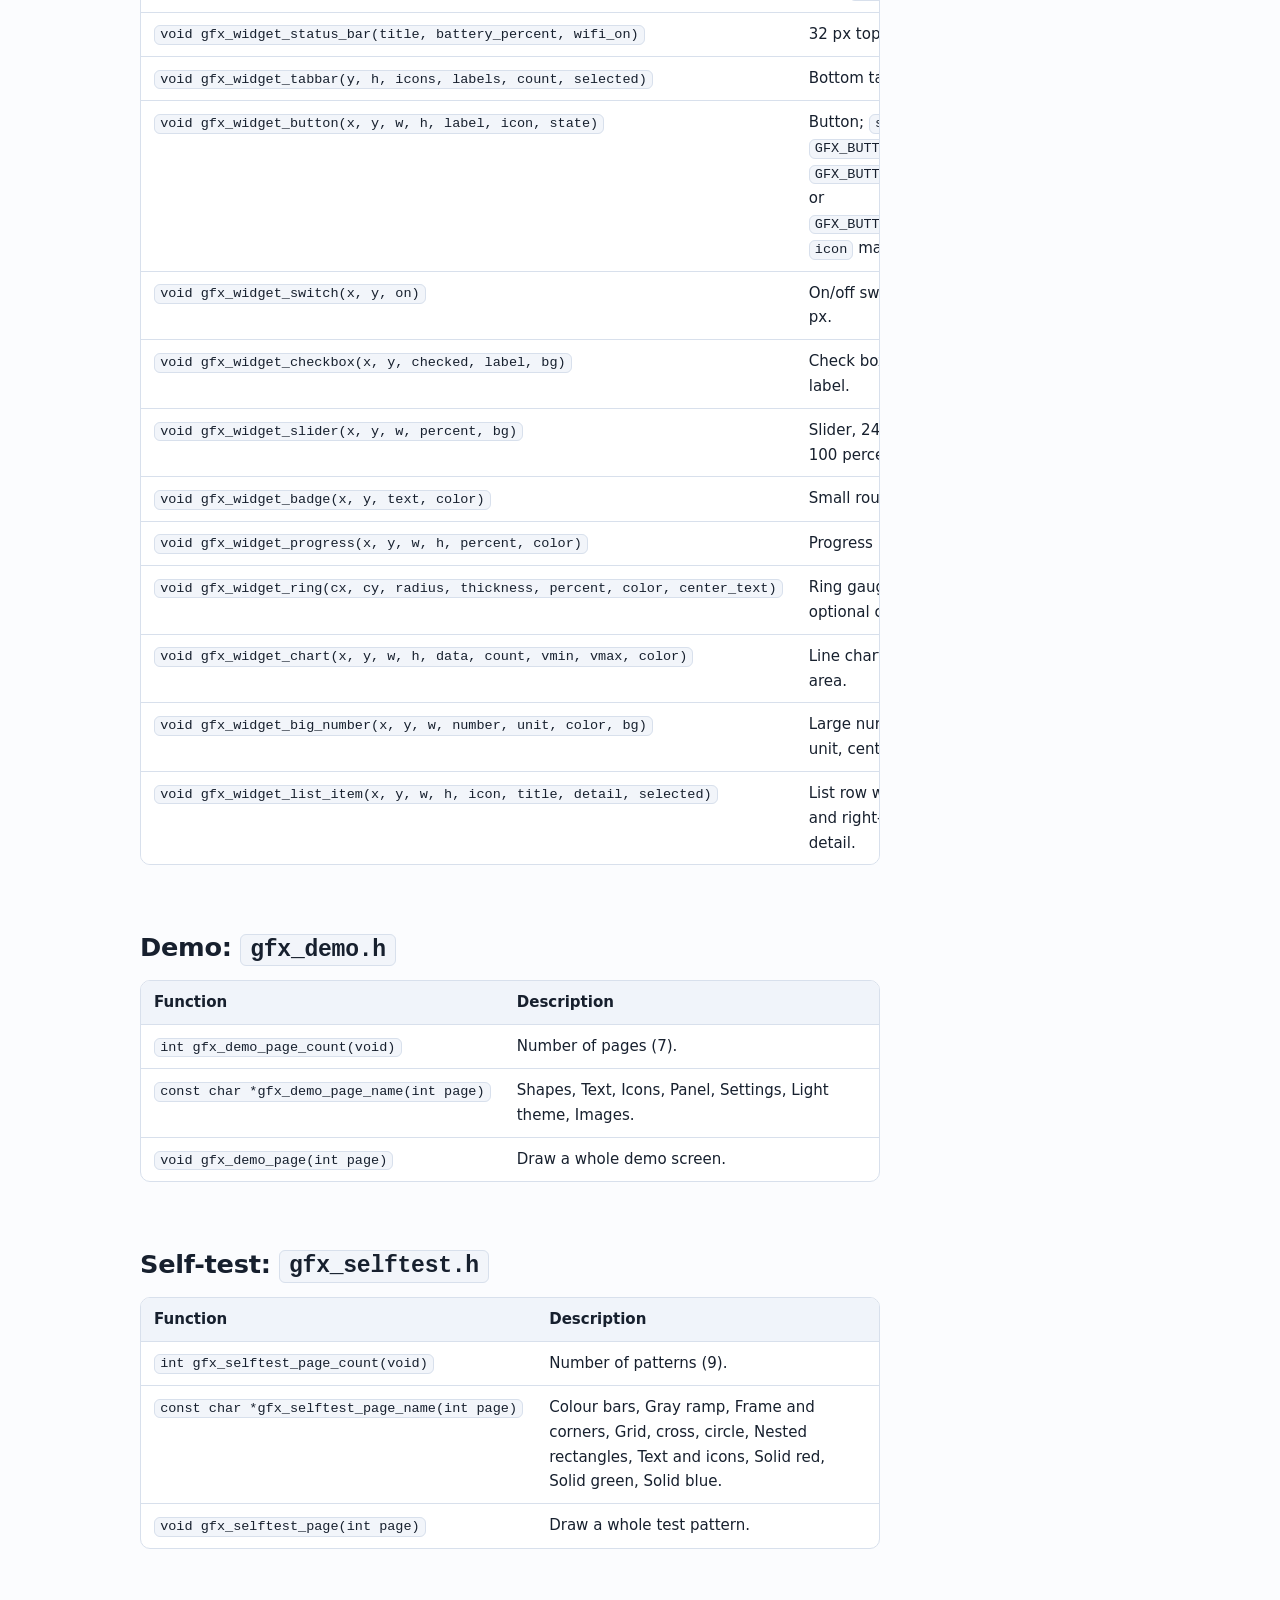
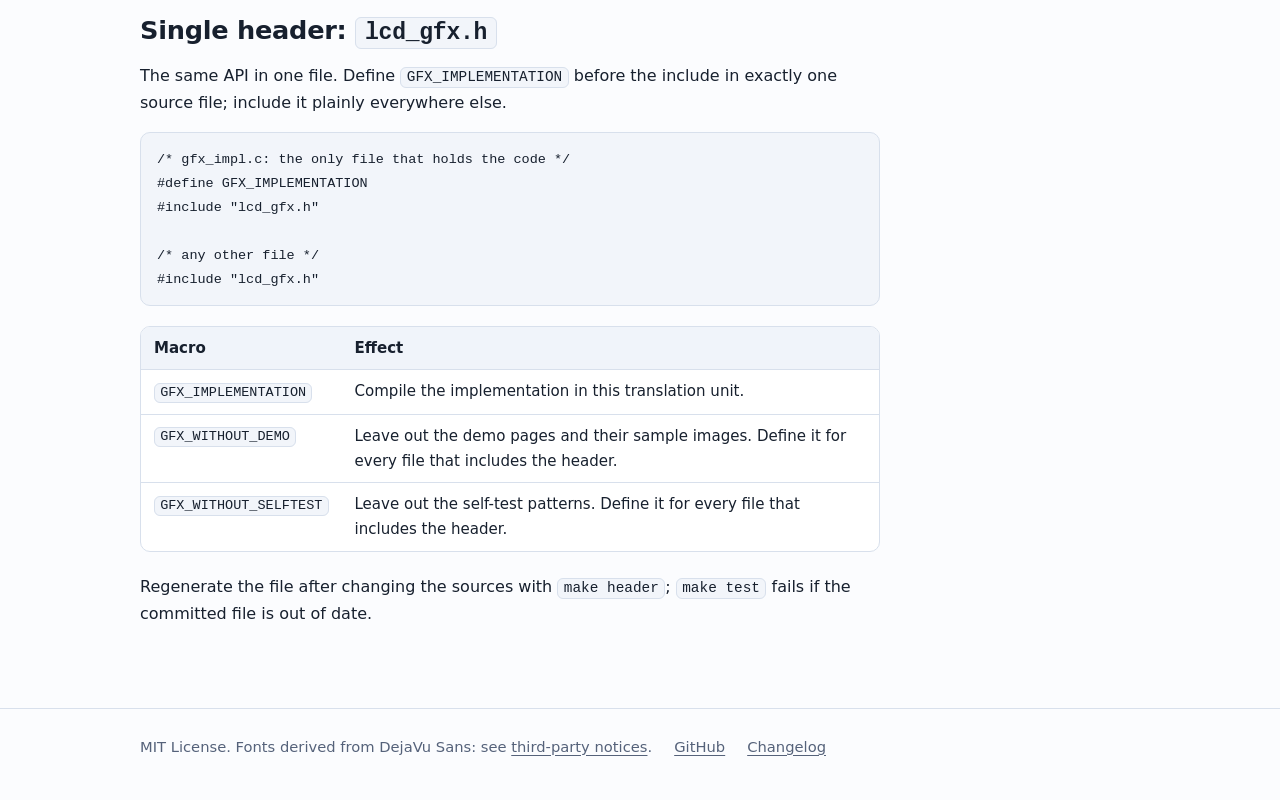
<file: docs/api.html>
<!doctype html>
<html lang="en">
<head>
<meta charset="utf-8">
<meta name="viewport" content="width=device-width, initial-scale=1">
<title>API Reference: stm32-st7789-gfx Functions, Fonts, Icons and Widgets</title>
<meta name="description" content="Reference for every public function of the ST7789 graphics library: core, shapes, text, images, widgets, fonts, icons, demo and self-test.">
<meta name="keywords" content="STM32 ST7789 library, FMC LCD driver, STM32F723E-DISCO, RGB565, embedded GUI in C, anti-aliased fonts for microcontrollers, host-testable">
<meta name="author" content="Juan Pastrana">
<meta name="color-scheme" content="light dark">
<meta name="theme-color" content="#2458d6">
<meta name="robots" content="index, follow, max-image-preview:large">
<link rel="canonical" href="https://juanp-g.github.io/stm32-st7789-gfx/api.html">
<link rel="icon" href="favicon.svg" type="image/svg+xml">
<link rel="stylesheet" href="assets/style.css">
<meta property="og:type" content="website">
<meta property="og:site_name" content="stm32-st7789-gfx">
<meta property="og:title" content="API Reference: stm32-st7789-gfx Functions, Fonts, Icons and Widgets">
<meta property="og:description" content="Reference for every public function of the ST7789 graphics library: core, shapes, text, images, widgets, fonts, icons, demo and self-test.">
<meta property="og:url" content="https://juanp-g.github.io/stm32-st7789-gfx/api.html">
<meta property="og:locale" content="en_US">
<meta property="og:image" content="https://juanp-g.github.io/stm32-st7789-gfx/img/og-image.png">
<meta property="og:image:type" content="image/png">
<meta property="og:image:width" content="1200">
<meta property="og:image:height" content="630">
<meta property="og:image:alt" content="stm32-st7789-gfx: graphics for ST7789 displays on STM32, with demo screens">
<meta name="twitter:card" content="summary_large_image">
<meta name="twitter:title" content="API Reference: stm32-st7789-gfx Functions, Fonts, Icons and Widgets">
<meta name="twitter:description" content="Reference for every public function of the ST7789 graphics library: core, shapes, text, images, widgets, fonts, icons, demo and self-test.">
<meta name="twitter:image" content="https://juanp-g.github.io/stm32-st7789-gfx/img/og-image.png">
<meta name="twitter:image:alt" content="stm32-st7789-gfx: graphics for ST7789 displays on STM32, with demo screens">
</head>
<body>
<a class="skip" href="#main">Skip to content</a>
<header class="site-header">
  <div class="wrap">
    <a class="brand" href="index.html"><img src="favicon.svg" alt="" width="26" height="26">stm32-st7789-gfx</a>
    <nav class="nav" aria-label="Main"><a href="index.html">Home</a><a href="getting-started.html">Getting started</a><a href="architecture.html">Architecture</a><a href="api.html" aria-current="page">API</a><a href="testing.html">Testing</a><a href="https://github.com/JuanP-G/stm32-st7789-gfx">GitHub</a><a class="lang" href="es/" hreflang="es" lang="es">Español</a><button class="theme-btn" id="theme-toggle" type="button" aria-label="Toggle light or dark theme">Theme</button></nav>
  </div>
</header>
<main id="main">
  <div class="wrap">
<div class="doc"><article><h1>API reference</h1>
<p class="lead">Every public function, grouped by header. Coordinates are in pixels with the origin at the top-left corner; every drawing call is clipped to the 240 x 240 screen.</p>

<h2 id="conventions">Conventions</h2>
<ul>
  <li>Colours are <code>gfx_color_t</code>, an RGB565 <code>uint16_t</code>. Build them with <code>GFX_RGB(r, g, b)</code> (components 0 to 255) or <code>GFX_HEX(0xRRGGBB)</code>.</li>
  <li><code>x, y</code> is the top-left corner of rectangles, images and text. Circles and arcs take their centre <code>cx, cy</code>.</li>
  <li>Angles are in degrees: 0 points up and positive angles run clockwise.</li>
  <li>Strings are UTF-8 and limited to code points up to U+00FF.</li>
</ul>

<h2 id="port">Port: <code>gfx_port.h</code></h2>
<div class="tablewrap"><table>
  <thead><tr><th>Function</th><th>Description</th></tr></thead>
  <tbody>
    <tr><td><code>void gfx_port_cmd(uint8_t command)</code></td><td>Write one command byte (A0 or D/C low). You implement it.</td></tr>
    <tr><td><code>void gfx_port_data(uint16_t data)</code></td><td>Write one data word (A0 or D/C high): an 8-bit parameter after CASET or RASET, a 16-bit pixel after RAMWR. You implement it.</td></tr>
  </tbody>
</table></div>

<h2 id="core">Core: <code>gfx_core.h</code></h2>
<div class="tablewrap"><table>
  <thead><tr><th>Function or macro</th><th>Description</th></tr></thead>
  <tbody>
    <tr><td><code>GFX_WIDTH</code>, <code>GFX_HEIGHT</code></td><td>Screen size, 240 and 240.</td></tr>
    <tr><td><code>GFX_VERSION</code></td><td>Library version string.</td></tr>
    <tr><td><code>GFX_RGB(r, g, b)</code>, <code>GFX_HEX(rgb)</code></td><td>Build an RGB565 colour.</td></tr>
    <tr><td><code>GFX_BLACK</code>, <code>GFX_WHITE</code></td><td>Colour constants.</td></tr>
    <tr><td><code>void gfx_set_window(x0, y0, x1, y1)</code></td><td>Send CASET, RASET and RAMWR. Does not clip.</td></tr>
    <tr><td><code>void gfx_push(color)</code></td><td>Send one pixel inside the current window.</td></tr>
    <tr><td><code>void gfx_push_repeat(color, count)</code></td><td>Send <code>count</code> copies of a colour.</td></tr>
    <tr><td><code>int gfx_clip_rect(int *x, int *y, int *w, int *h)</code></td><td>Clip a rectangle to the screen. Returns 0 if nothing is left.</td></tr>
    <tr><td><code>void gfx_pixel(x, y, color)</code></td><td>Draw one pixel (costs 12 bus writes).</td></tr>
    <tr><td><code>void gfx_fill_rect(x, y, w, h, color)</code></td><td>Filled rectangle, one window and one burst.</td></tr>
    <tr><td><code>void gfx_fill_screen(color)</code></td><td>Fill the whole screen.</td></tr>
    <tr><td><code>void gfx_hline(x, y, w, color)</code>, <code>void gfx_vline(x, y, h, color)</code></td><td>Horizontal and vertical lines.</td></tr>
    <tr><td><code>gfx_color_t gfx_blend(a, b, t)</code></td><td>Mix two colours; <code>t</code> = 0 gives <code>a</code>, 255 gives <code>b</code>.</td></tr>
    <tr><td><code>gfx_color_t gfx_lighten(c, amount)</code>, <code>gfx_darken(c, amount)</code></td><td>Mix with white or black.</td></tr>
    <tr><td><code>void gfx_fill_rect_vgradient(x, y, w, h, top, bottom)</code></td><td>Vertical gradient, one row per step.</td></tr>
    <tr><td><code>void gfx_fill_rect_hgradient(x, y, w, h, left, right)</code></td><td>Horizontal gradient, one column per step.</td></tr>
  </tbody>
</table></div>

<h2 id="shapes">Shapes: <code>gfx_shapes.h</code></h2>
<div class="tablewrap"><table>
  <thead><tr><th>Function</th><th>Description</th></tr></thead>
  <tbody>
    <tr><td><code>void gfx_line(x0, y0, x1, y1, color)</code></td><td>One-pixel line, drawn as runs.</td></tr>
    <tr><td><code>void gfx_line_thick(x0, y0, x1, y1, thickness, color)</code></td><td>Thick line with round caps.</td></tr>
    <tr><td><code>void gfx_rect(x, y, w, h, color)</code></td><td>One-pixel rectangle outline.</td></tr>
    <tr><td><code>void gfx_rect_thick(x, y, w, h, thickness, color)</code></td><td>Outline whose border grows inwards.</td></tr>
    <tr><td><code>void gfx_round_rect(x, y, w, h, radius, thickness, color)</code></td><td>Rounded outline.</td></tr>
    <tr><td><code>void gfx_fill_round_rect(x, y, w, h, radius, color)</code></td><td>Filled rounded rectangle; the radius is clamped to half the shorter side.</td></tr>
    <tr><td><code>void gfx_fill_round_rect_vgradient(x, y, w, h, radius, top, bottom)</code></td><td>Rounded rectangle with a vertical gradient.</td></tr>
    <tr><td><code>void gfx_circle(cx, cy, radius, color)</code></td><td>One-pixel circle outline.</td></tr>
    <tr><td><code>void gfx_fill_circle(cx, cy, radius, color)</code></td><td>Filled circle.</td></tr>
    <tr><td><code>void gfx_ring(cx, cy, radius, thickness, color)</code></td><td>Ring; the thickness grows inwards.</td></tr>
    <tr><td><code>void gfx_arc(cx, cy, radius, thickness, start_deg, end_deg, color)</code></td><td>Ring segment between two angles.</td></tr>
    <tr><td><code>void gfx_triangle(x0, y0, x1, y1, x2, y2, color)</code></td><td>Triangle outline.</td></tr>
    <tr><td><code>void gfx_fill_triangle(x0, y0, x1, y1, x2, y2, color)</code></td><td>Filled triangle.</td></tr>
    <tr><td><code>void gfx_polygon(const gfx_point_t *points, int count, color)</code></td><td>Polygon outline.</td></tr>
    <tr><td><code>void gfx_fill_polygon(const gfx_point_t *points, int count, color)</code></td><td>Filled polygon, even-odd rule, up to 16 vertices.</td></tr>
    <tr><td><code>uint32_t gfx_isqrt(uint32_t value)</code></td><td>Integer square root (floor).</td></tr>
    <tr><td><code>int gfx_sin_q14(int degrees)</code>, <code>int gfx_cos_q14(int degrees)</code></td><td>Sine and cosine scaled by 16384.</td></tr>
  </tbody>
</table></div>

<h2 id="text">Text: <code>gfx_text.h</code></h2>
<div class="tablewrap"><table>
  <thead><tr><th>Function</th><th>Description</th></tr></thead>
  <tbody>
    <tr><td><code>int gfx_text_width(const char *text, const gfx_font_t *font)</code></td><td>Width of a string in pixels.</td></tr>
    <tr><td><code>int gfx_text(x, y, text, font, fg, bg)</code></td><td>Draw smooth text over a known background. Returns the x coordinate after the last glyph.</td></tr>
    <tr><td><code>int gfx_text_t(x, y, text, font, fg)</code></td><td>Transparent background, no smoothing. Returns the x coordinate after the last glyph.</td></tr>
    <tr><td><code>void gfx_text_box(x, y, w, text, font, fg, bg, align)</code></td><td>Align text in a box of width <code>w</code> and paint the leftover background. <code>align</code> is <code>GFX_ALIGN_LEFT</code>, <code>GFX_ALIGN_CENTER</code> or <code>GFX_ALIGN_RIGHT</code>.</td></tr>
    <tr><td><code>char *gfx_int_to_str(int32_t value, char *buf)</code></td><td>Integer to text without printf. The buffer needs at least 12 bytes.</td></tr>
  </tbody>
</table></div>

<h2 id="image">Images and icons: <code>gfx_image.h</code></h2>
<div class="tablewrap"><table>
  <thead><tr><th>Function</th><th>Description</th></tr></thead>
  <tbody>
    <tr><td><code>void gfx_draw_image(x, y, w, h, const uint16_t *pixels)</code></td><td>Draw a full RGB565 image stored in flash.</td></tr>
    <tr><td><code>void gfx_draw_icon(x, y, const gfx_image_a4_t *icon, fg, bg)</code></td><td>4-bit opacity icon, smooth over a known background.</td></tr>
    <tr><td><code>void gfx_draw_icon_t(x, y, icon, fg)</code></td><td>Icon without a background, no smoothing.</td></tr>
    <tr><td><code>void gfx_draw_bitmap1(x, y, w, h, const uint8_t *bits, fg, bg)</code></td><td>1-bit bitmap, most significant bit on the left.</td></tr>
    <tr><td><code>void gfx_draw_bitmap1_t(x, y, w, h, bits, fg)</code></td><td>1-bit bitmap, only the set bits are painted.</td></tr>
  </tbody>
</table></div>
<p>Convert your own pictures with <code>tools/img2c.py</code>: <code>python3 tools/img2c.py photo.png my_photo --size 120x80</code> writes <code>my_photo.c</code> and <code>my_photo.h</code>, and <code>--mono</code> produces a 1-bit bitmap.</p>

<h2 id="fonts">Fonts: <code>gfx_fonts.h</code></h2>
<div class="tablewrap"><table>
  <thead><tr><th>Object</th><th>Line height</th><th>Characters</th></tr></thead>
  <tbody>
    <tr><td><code>gfx_font_sans_12</code></td><td>15 px</td><td>U+0020 to U+007E, U+00A0 to U+00FF</td></tr>
    <tr><td><code>gfx_font_sans_16</code></td><td>19 px</td><td>U+0020 to U+007E, U+00A0 to U+00FF</td></tr>
    <tr><td><code>gfx_font_sans_24</code></td><td>29 px</td><td>U+0020 to U+007E, U+00A0 to U+00FF</td></tr>
    <tr><td><code>gfx_font_sans_bold_16</code></td><td>19 px</td><td>U+0020 to U+007E, U+00A0 to U+00FF</td></tr>
    <tr><td><code>gfx_font_sans_bold_24</code></td><td>29 px</td><td>U+0020 to U+007E, U+00A0 to U+00FF</td></tr>
    <tr><td><code>gfx_font_sans_bold_48</code></td><td>57 px</td><td>space to colon (digits) and the degree sign</td></tr>
  </tbody>
</table></div>

<h2 id="icons">Icons: <code>gfx_icons.h</code></h2>
<p>32 icons of 32 x 32 pixels, 4 bits of opacity each. Pass them to <code>gfx_draw_icon()</code>, <code>gfx_widget_button()</code>, <code>gfx_widget_list_item()</code> and <code>gfx_widget_tabbar()</code>.</p>
<p><code>gfx_icon_home</code>, <code>gfx_icon_gear</code>, <code>gfx_icon_wifi</code>, <code>gfx_icon_battery</code>, <code>gfx_icon_bell</code>, <code>gfx_icon_user</code>, <code>gfx_icon_lock</code>, <code>gfx_icon_heart</code>, <code>gfx_icon_star</code>, <code>gfx_icon_sun</code>, <code>gfx_icon_moon</code>, <code>gfx_icon_check</code>, <code>gfx_icon_close</code>, <code>gfx_icon_plus</code>, <code>gfx_icon_minus</code>, <code>gfx_icon_arrow_left</code>, <code>gfx_icon_arrow_right</code>, <code>gfx_icon_arrow_up</code>, <code>gfx_icon_arrow_down</code>, <code>gfx_icon_play</code>, <code>gfx_icon_pause</code>, <code>gfx_icon_search</code>, <code>gfx_icon_mail</code>, <code>gfx_icon_clock</code>, <code>gfx_icon_bolt</code>, <code>gfx_icon_power</code>, <code>gfx_icon_thermometer</code>, <code>gfx_icon_drop</code>, <code>gfx_icon_menu</code>, <code>gfx_icon_info</code>, <code>gfx_icon_warning</code>, <code>gfx_icon_pin</code>.</p>
<figure class="diagram">
  <img src="img/screens/demo_2.png" width="240" height="240" alt="All 32 icons drawn in a grid on the Icons demo page" loading="lazy" style="max-width:240px;image-rendering:pixelated">
  <figcaption>The Icons demo page.</figcaption>
</figure>

<h2 id="widgets">Widgets: <code>gfx_widgets.h</code></h2>
<p>Widgets draw with the colours of the active theme. Choose it with <code>gfx_set_theme(&amp;gfx_theme_dark)</code> or <code>gfx_set_theme(&amp;gfx_theme_light)</code>, or define your own <code>gfx_theme_t</code>.</p>
<div class="tablewrap"><table>
  <thead><tr><th>Function</th><th>Description</th></tr></thead>
  <tbody>
    <tr><td><code>void gfx_widget_panel(x, y, w, h, title)</code></td><td>Card with an optional title (<code>NULL</code> for none).</td></tr>
    <tr><td><code>void gfx_widget_status_bar(title, battery_percent, wifi_on)</code></td><td>32 px top bar.</td></tr>
    <tr><td><code>void gfx_widget_tabbar(y, h, icons, labels, count, selected)</code></td><td>Bottom tab bar.</td></tr>
    <tr><td><code>void gfx_widget_button(x, y, w, h, label, icon, state)</code></td><td>Button; <code>state</code> is <code>GFX_BUTTON_NORMAL</code>, <code>GFX_BUTTON_PRESSED</code> or <code>GFX_BUTTON_DISABLED</code>; <code>icon</code> may be <code>NULL</code>.</td></tr>
    <tr><td><code>void gfx_widget_switch(x, y, on)</code></td><td>On/off switch, 48 x 26 px.</td></tr>
    <tr><td><code>void gfx_widget_checkbox(x, y, checked, label, bg)</code></td><td>Check box with a label.</td></tr>
    <tr><td><code>void gfx_widget_slider(x, y, w, percent, bg)</code></td><td>Slider, 24 px tall, 0 to 100 percent.</td></tr>
    <tr><td><code>void gfx_widget_badge(x, y, text, color)</code></td><td>Small rounded label.</td></tr>
    <tr><td><code>void gfx_widget_progress(x, y, w, h, percent, color)</code></td><td>Progress bar.</td></tr>
    <tr><td><code>void gfx_widget_ring(cx, cy, radius, thickness, percent, color, center_text)</code></td><td>Ring gauge with optional centre text.</td></tr>
    <tr><td><code>void gfx_widget_chart(x, y, w, h, data, count, vmin, vmax, color)</code></td><td>Line chart with a filled area.</td></tr>
    <tr><td><code>void gfx_widget_big_number(x, y, w, number, unit, color, bg)</code></td><td>Large number with a unit, centred in a box.</td></tr>
    <tr><td><code>void gfx_widget_list_item(x, y, w, h, icon, title, detail, selected)</code></td><td>List row with icon, title and right-aligned detail.</td></tr>
  </tbody>
</table></div>

<h2 id="demo">Demo: <code>gfx_demo.h</code></h2>
<div class="tablewrap"><table>
  <thead><tr><th>Function</th><th>Description</th></tr></thead>
  <tbody>
    <tr><td><code>int gfx_demo_page_count(void)</code></td><td>Number of pages (7).</td></tr>
    <tr><td><code>const char *gfx_demo_page_name(int page)</code></td><td>Shapes, Text, Icons, Panel, Settings, Light theme, Images.</td></tr>
    <tr><td><code>void gfx_demo_page(int page)</code></td><td>Draw a whole demo screen.</td></tr>
  </tbody>
</table></div>

<h2 id="selftest">Self-test: <code>gfx_selftest.h</code></h2>
<div class="tablewrap"><table>
  <thead><tr><th>Function</th><th>Description</th></tr></thead>
  <tbody>
    <tr><td><code>int gfx_selftest_page_count(void)</code></td><td>Number of patterns (9).</td></tr>
    <tr><td><code>const char *gfx_selftest_page_name(int page)</code></td><td>Colour bars, Gray ramp, Frame and corners, Grid, cross, circle, Nested rectangles, Text and icons, Solid red, Solid green, Solid blue.</td></tr>
    <tr><td><code>void gfx_selftest_page(int page)</code></td><td>Draw a whole test pattern.</td></tr>
  </tbody>
</table></div>

<h2 id="single-header">Single header: <code>lcd_gfx.h</code></h2>
<p>The same API in one file. Define <code>GFX_IMPLEMENTATION</code> before the include in exactly one source file; include it plainly everywhere else.</p>
<pre><code>/* gfx_impl.c: the only file that holds the code */
#define GFX_IMPLEMENTATION
#include "lcd_gfx.h"

/* any other file */
#include "lcd_gfx.h"</code></pre>
<div class="tablewrap"><table>
  <thead><tr><th>Macro</th><th>Effect</th></tr></thead>
  <tbody>
    <tr><td><code>GFX_IMPLEMENTATION</code></td><td>Compile the implementation in this translation unit.</td></tr>
    <tr><td><code>GFX_WITHOUT_DEMO</code></td><td>Leave out the demo pages and their sample images. Define it for every file that includes the header.</td></tr>
    <tr><td><code>GFX_WITHOUT_SELFTEST</code></td><td>Leave out the self-test patterns. Define it for every file that includes the header.</td></tr>
  </tbody>
</table></div>
<p>Regenerate the file after changing the sources with <code>make header</code>; <code>make test</code> fails if the committed file is out of date.</p>
</article><nav class="toc" aria-label="On this page"><b>On this page</b><a href="#conventions">Conventions</a><a href="#port">Port: gfx_port.h</a><a href="#core">Core: gfx_core.h</a><a href="#shapes">Shapes: gfx_shapes.h</a><a href="#text">Text: gfx_text.h</a><a href="#image">Images and icons: gfx_image.h</a><a href="#fonts">Fonts: gfx_fonts.h</a><a href="#icons">Icons: gfx_icons.h</a><a href="#widgets">Widgets: gfx_widgets.h</a><a href="#demo">Demo: gfx_demo.h</a><a href="#selftest">Self-test: gfx_selftest.h</a><a href="#single-header">Single header: lcd_gfx.h</a></nav></div>
  </div>
</main>
<footer class="site-footer">
  <div class="wrap"><span>MIT License. Fonts derived from DejaVu Sans: see <a href="https://github.com/JuanP-G/stm32-st7789-gfx/blob/main/THIRD_PARTY_NOTICES.md">third-party notices</a>.</span><a href="https://github.com/JuanP-G/stm32-st7789-gfx">GitHub</a><a href="https://github.com/JuanP-G/stm32-st7789-gfx/blob/main/CHANGELOG.md">Changelog</a></div>
</footer>
<script src="assets/site.js" defer></script>
</body>
</html>
</file>
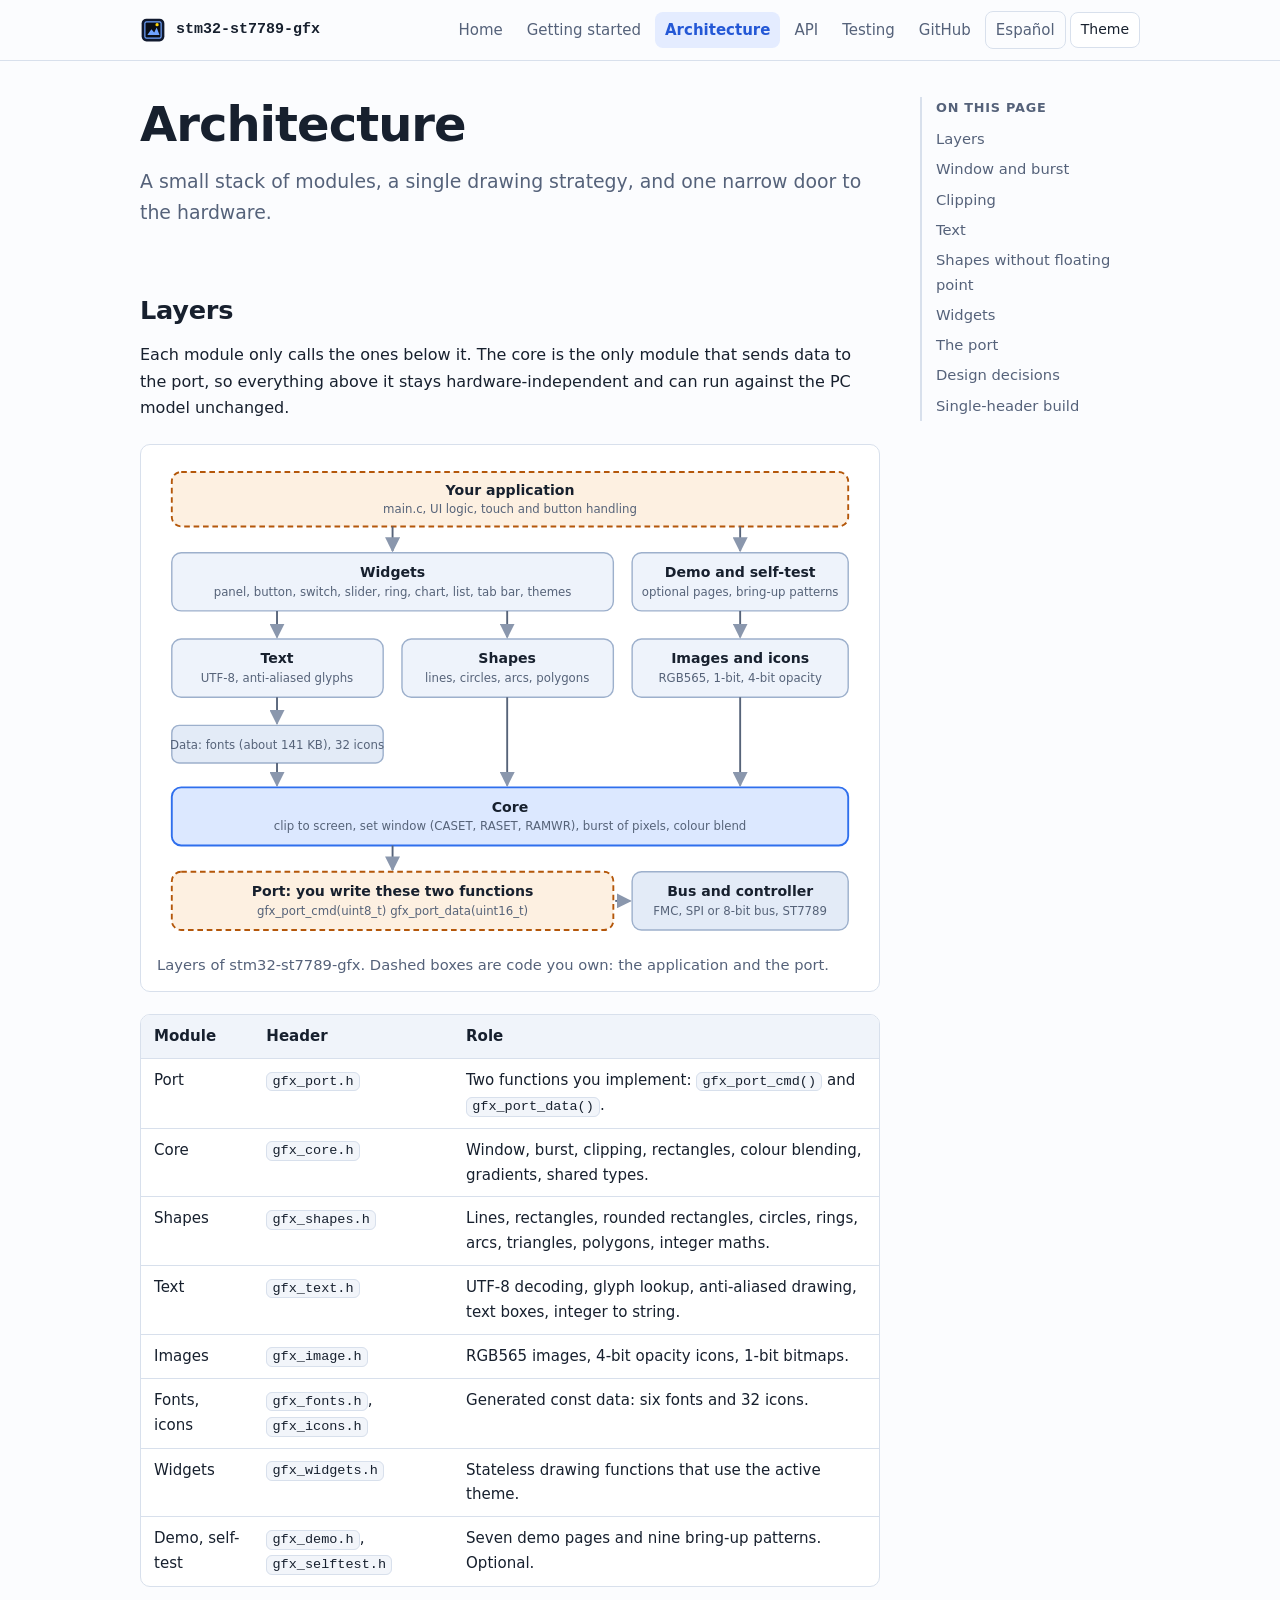
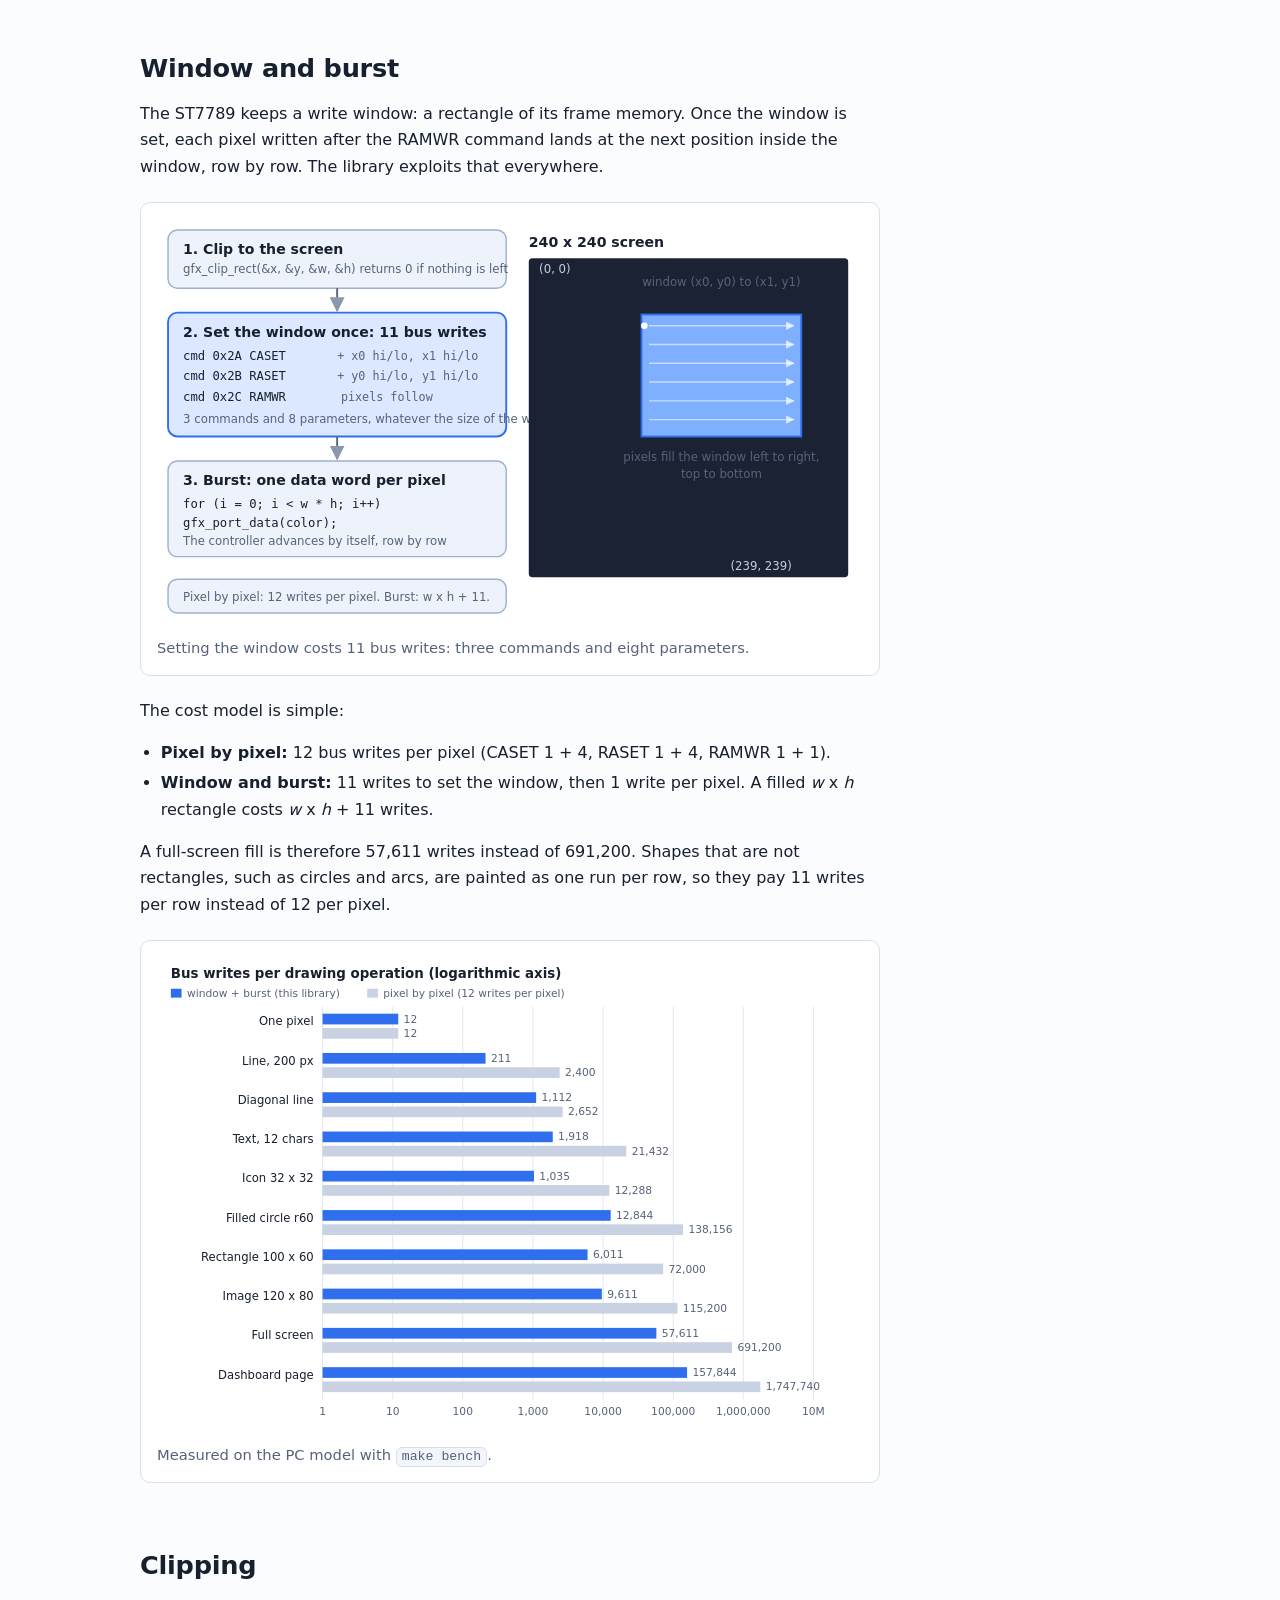
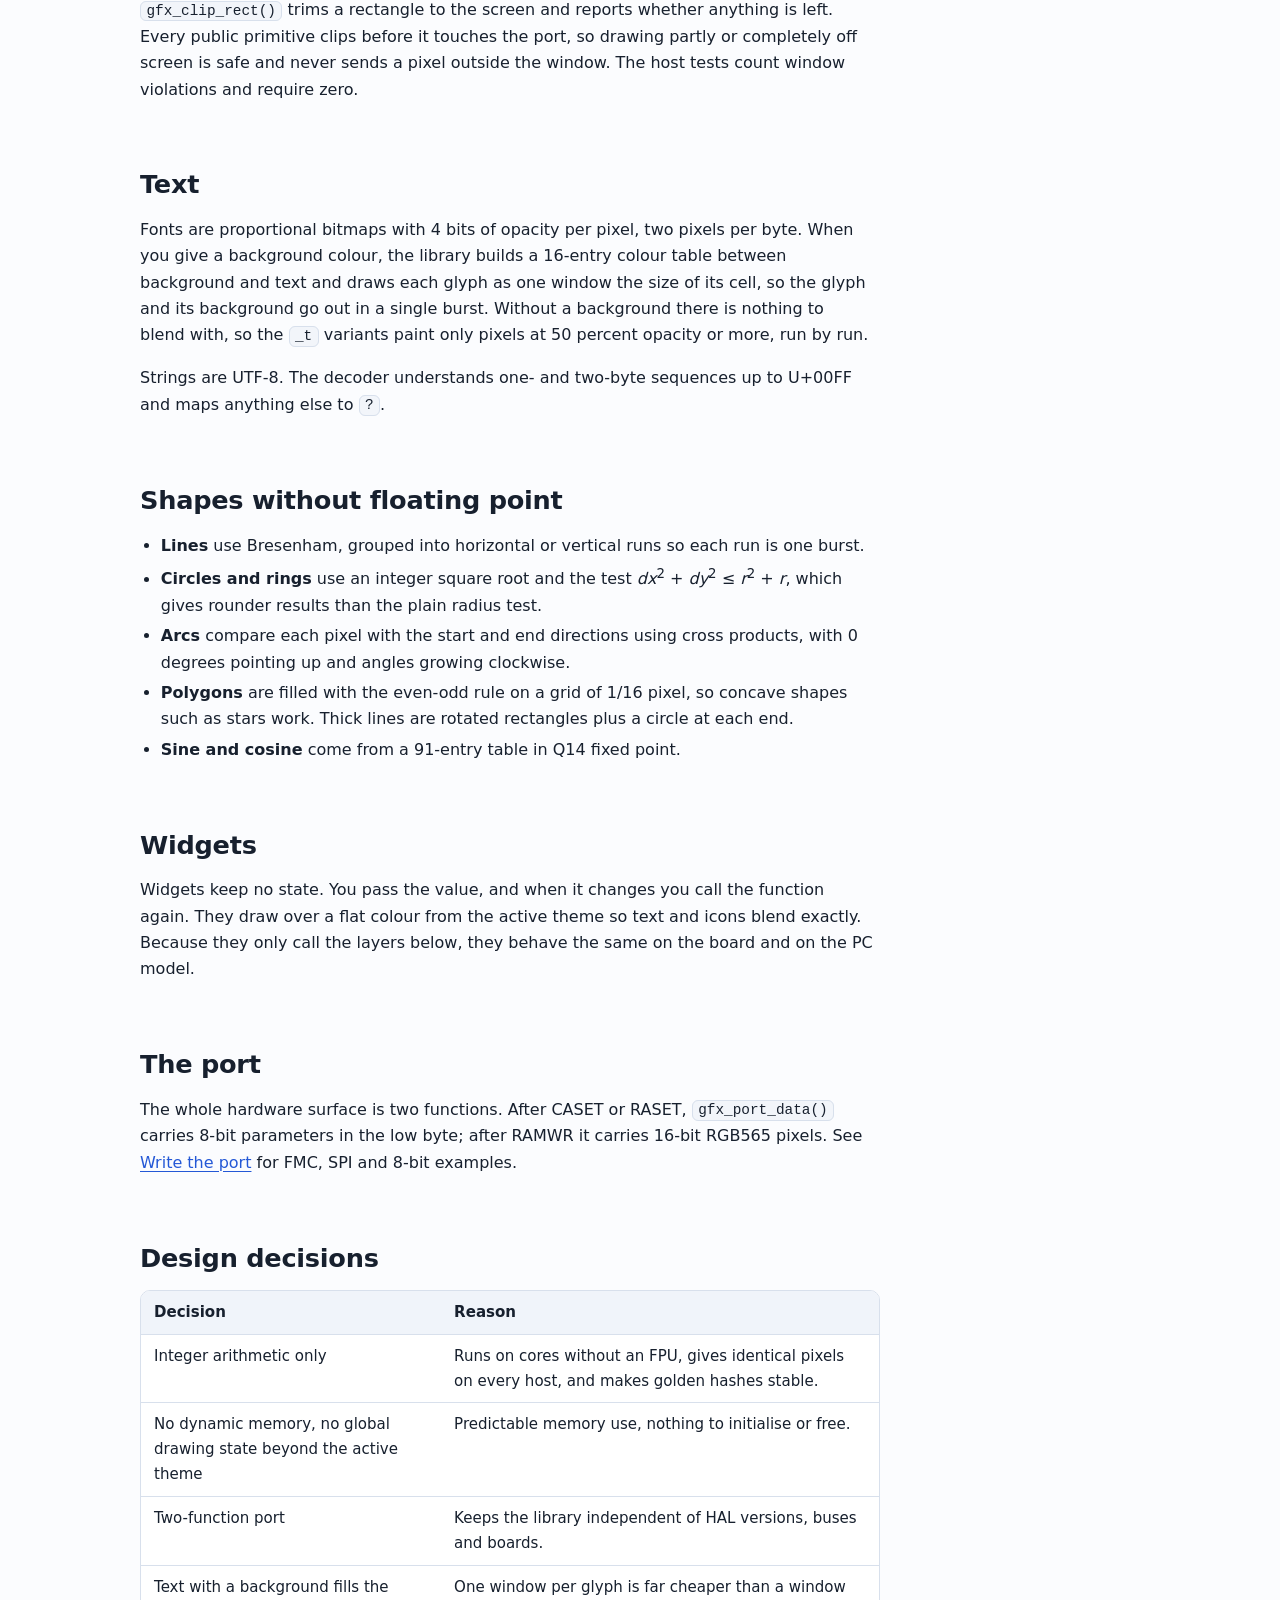
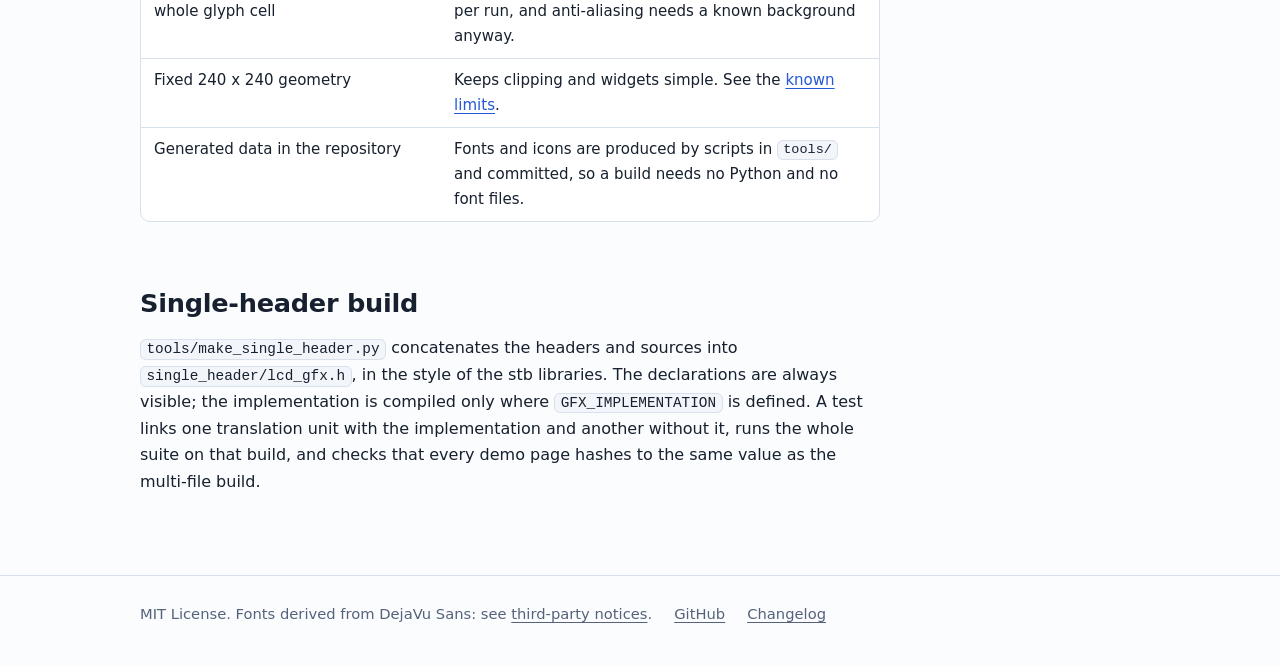
<file: docs/architecture.html>
<!doctype html>
<html lang="en">
<head>
<meta charset="utf-8">
<meta name="viewport" content="width=device-width, initial-scale=1">
<title>Architecture: Window and Burst Drawing for the ST7789 on STM32</title>
<meta name="description" content="How the library draws: layered modules, one address window per run of pixels, a pixel burst, clipping, and a two-function hardware port.">
<meta name="keywords" content="STM32 ST7789 library, FMC LCD driver, STM32F723E-DISCO, RGB565, embedded GUI in C, anti-aliased fonts for microcontrollers, host-testable">
<meta name="author" content="Juan Pastrana">
<meta name="color-scheme" content="light dark">
<meta name="theme-color" content="#2458d6">
<meta name="robots" content="index, follow, max-image-preview:large">
<link rel="canonical" href="https://juanp-g.github.io/stm32-st7789-gfx/architecture.html">
<link rel="icon" href="favicon.svg" type="image/svg+xml">
<link rel="stylesheet" href="assets/style.css">
<meta property="og:type" content="website">
<meta property="og:site_name" content="stm32-st7789-gfx">
<meta property="og:title" content="Architecture: Window and Burst Drawing for the ST7789 on STM32">
<meta property="og:description" content="How the library draws: layered modules, one address window per run of pixels, a pixel burst, clipping, and a two-function hardware port.">
<meta property="og:url" content="https://juanp-g.github.io/stm32-st7789-gfx/architecture.html">
<meta property="og:locale" content="en_US">
<meta property="og:image" content="https://juanp-g.github.io/stm32-st7789-gfx/img/og-image.png">
<meta property="og:image:type" content="image/png">
<meta property="og:image:width" content="1200">
<meta property="og:image:height" content="630">
<meta property="og:image:alt" content="stm32-st7789-gfx: graphics for ST7789 displays on STM32, with demo screens">
<meta name="twitter:card" content="summary_large_image">
<meta name="twitter:title" content="Architecture: Window and Burst Drawing for the ST7789 on STM32">
<meta name="twitter:description" content="How the library draws: layered modules, one address window per run of pixels, a pixel burst, clipping, and a two-function hardware port.">
<meta name="twitter:image" content="https://juanp-g.github.io/stm32-st7789-gfx/img/og-image.png">
<meta name="twitter:image:alt" content="stm32-st7789-gfx: graphics for ST7789 displays on STM32, with demo screens">
</head>
<body>
<a class="skip" href="#main">Skip to content</a>
<header class="site-header">
  <div class="wrap">
    <a class="brand" href="index.html"><img src="favicon.svg" alt="" width="26" height="26">stm32-st7789-gfx</a>
    <nav class="nav" aria-label="Main"><a href="index.html">Home</a><a href="getting-started.html">Getting started</a><a href="architecture.html" aria-current="page">Architecture</a><a href="api.html">API</a><a href="testing.html">Testing</a><a href="https://github.com/JuanP-G/stm32-st7789-gfx">GitHub</a><a class="lang" href="es/" hreflang="es" lang="es">Español</a><button class="theme-btn" id="theme-toggle" type="button" aria-label="Toggle light or dark theme">Theme</button></nav>
  </div>
</header>
<main id="main">
  <div class="wrap">
<div class="doc"><article><h1>Architecture</h1>
<p class="lead">A small stack of modules, a single drawing strategy, and one narrow door to the hardware.</p>

<h2 id="layers">Layers</h2>
<p>Each module only calls the ones below it. The core is the only module that sends data to the port, so everything above it stays hardware-independent and can run against the PC model unchanged.</p>
<figure class="diagram">
  <img src="img/architecture.svg" width="760" height="520" alt="Layered architecture: application, widgets and demo, text, shapes and images, core, then the two port functions and the bus and controller" loading="lazy">
  <figcaption>Layers of stm32-st7789-gfx. Dashed boxes are code you own: the application and the port.</figcaption>
</figure>
<div class="tablewrap"><table>
  <thead><tr><th>Module</th><th>Header</th><th>Role</th></tr></thead>
  <tbody>
    <tr><td>Port</td><td><code>gfx_port.h</code></td><td>Two functions you implement: <code>gfx_port_cmd()</code> and <code>gfx_port_data()</code>.</td></tr>
    <tr><td>Core</td><td><code>gfx_core.h</code></td><td>Window, burst, clipping, rectangles, colour blending, gradients, shared types.</td></tr>
    <tr><td>Shapes</td><td><code>gfx_shapes.h</code></td><td>Lines, rectangles, rounded rectangles, circles, rings, arcs, triangles, polygons, integer maths.</td></tr>
    <tr><td>Text</td><td><code>gfx_text.h</code></td><td>UTF-8 decoding, glyph lookup, anti-aliased drawing, text boxes, integer to string.</td></tr>
    <tr><td>Images</td><td><code>gfx_image.h</code></td><td>RGB565 images, 4-bit opacity icons, 1-bit bitmaps.</td></tr>
    <tr><td>Fonts, icons</td><td><code>gfx_fonts.h</code>, <code>gfx_icons.h</code></td><td>Generated const data: six fonts and 32 icons.</td></tr>
    <tr><td>Widgets</td><td><code>gfx_widgets.h</code></td><td>Stateless drawing functions that use the active theme.</td></tr>
    <tr><td>Demo, self-test</td><td><code>gfx_demo.h</code>, <code>gfx_selftest.h</code></td><td>Seven demo pages and nine bring-up patterns. Optional.</td></tr>
  </tbody>
</table></div>

<h2 id="window-burst">Window and burst</h2>
<p>The ST7789 keeps a write window: a rectangle of its frame memory. Once the window is set, each pixel written after the RAMWR command lands at the next position inside the window, row by row. The library exploits that everywhere.</p>
<figure class="diagram">
  <img src="img/window-burst.svg" width="760" height="440" alt="Window and burst: clip, set the window with 3 commands and 8 parameters, then stream the pixels" loading="lazy">
  <figcaption>Setting the window costs 11 bus writes: three commands and eight parameters.</figcaption>
</figure>
<p>The cost model is simple:</p>
<ul>
  <li><b>Pixel by pixel:</b> 12 bus writes per pixel (CASET 1 + 4, RASET 1 + 4, RAMWR 1 + 1).</li>
  <li><b>Window and burst:</b> 11 writes to set the window, then 1 write per pixel. A filled <i>w</i> x <i>h</i> rectangle costs <i>w</i> x <i>h</i> + 11 writes.</li>
</ul>
<p>A full-screen fill is therefore 57,611 writes instead of 691,200. Shapes that are not rectangles, such as circles and arcs, are painted as one run per row, so they pay 11 writes per row instead of 12 per pixel.</p>
<figure class="diagram">
  <img src="img/writes-comparison.svg" width="800" height="540" alt="Bar chart on a logarithmic axis comparing bus writes of window and burst against pixel by pixel for ten drawing operations" loading="lazy">
  <figcaption>Measured on the PC model with <code>make bench</code>.</figcaption>
</figure>

<h2 id="clipping">Clipping</h2>
<p><code>gfx_clip_rect()</code> trims a rectangle to the screen and reports whether anything is left. Every public primitive clips before it touches the port, so drawing partly or completely off screen is safe and never sends a pixel outside the window. The host tests count window violations and require zero.</p>

<h2 id="text">Text</h2>
<p>Fonts are proportional bitmaps with 4 bits of opacity per pixel, two pixels per byte. When you give a background colour, the library builds a 16-entry colour table between background and text and draws each glyph as one window the size of its cell, so the glyph and its background go out in a single burst. Without a background there is nothing to blend with, so the <code>_t</code> variants paint only pixels at 50 percent opacity or more, run by run.</p>
<p>Strings are UTF-8. The decoder understands one- and two-byte sequences up to U+00FF and maps anything else to <code>?</code>.</p>

<h2 id="shapes">Shapes without floating point</h2>
<ul>
  <li><b>Lines</b> use Bresenham, grouped into horizontal or vertical runs so each run is one burst.</li>
  <li><b>Circles and rings</b> use an integer square root and the test <i>dx</i><sup>2</sup> + <i>dy</i><sup>2</sup> &le; <i>r</i><sup>2</sup> + <i>r</i>, which gives rounder results than the plain radius test.</li>
  <li><b>Arcs</b> compare each pixel with the start and end directions using cross products, with 0 degrees pointing up and angles growing clockwise.</li>
  <li><b>Polygons</b> are filled with the even-odd rule on a grid of 1/16 pixel, so concave shapes such as stars work. Thick lines are rotated rectangles plus a circle at each end.</li>
  <li><b>Sine and cosine</b> come from a 91-entry table in Q14 fixed point.</li>
</ul>

<h2 id="widgets">Widgets</h2>
<p>Widgets keep no state. You pass the value, and when it changes you call the function again. They draw over a flat colour from the active theme so text and icons blend exactly. Because they only call the layers below, they behave the same on the board and on the PC model.</p>

<h2 id="port">The port</h2>
<p>The whole hardware surface is two functions. After CASET or RASET, <code>gfx_port_data()</code> carries 8-bit parameters in the low byte; after RAMWR it carries 16-bit RGB565 pixels. See <a href="getting-started.html#port">Write the port</a> for FMC, SPI and 8-bit examples.</p>

<h2 id="decisions">Design decisions</h2>
<div class="tablewrap"><table>
  <thead><tr><th>Decision</th><th>Reason</th></tr></thead>
  <tbody>
    <tr><td>Integer arithmetic only</td><td>Runs on cores without an FPU, gives identical pixels on every host, and makes golden hashes stable.</td></tr>
    <tr><td>No dynamic memory, no global drawing state beyond the active theme</td><td>Predictable memory use, nothing to initialise or free.</td></tr>
    <tr><td>Two-function port</td><td>Keeps the library independent of HAL versions, buses and boards.</td></tr>
    <tr><td>Text with a background fills the whole glyph cell</td><td>One window per glyph is far cheaper than a window per run, and anti-aliasing needs a known background anyway.</td></tr>
    <tr><td>Fixed 240 x 240 geometry</td><td>Keeps clipping and widgets simple. See the <a href="getting-started.html#limits">known limits</a>.</td></tr>
    <tr><td>Generated data in the repository</td><td>Fonts and icons are produced by scripts in <code>tools/</code> and committed, so a build needs no Python and no font files.</td></tr>
  </tbody>
</table></div>

<h2 id="single-header">Single-header build</h2>
<p><code>tools/make_single_header.py</code> concatenates the headers and sources into <code>single_header/lcd_gfx.h</code>, in the style of the stb libraries. The declarations are always visible; the implementation is compiled only where <code>GFX_IMPLEMENTATION</code> is defined. A test links one translation unit with the implementation and another without it, runs the whole suite on that build, and checks that every demo page hashes to the same value as the multi-file build.</p>
</article><nav class="toc" aria-label="On this page"><b>On this page</b><a href="#layers">Layers</a><a href="#window-burst">Window and burst</a><a href="#clipping">Clipping</a><a href="#text">Text</a><a href="#shapes">Shapes without floating point</a><a href="#widgets">Widgets</a><a href="#port">The port</a><a href="#decisions">Design decisions</a><a href="#single-header">Single-header build</a></nav></div>
  </div>
</main>
<footer class="site-footer">
  <div class="wrap"><span>MIT License. Fonts derived from DejaVu Sans: see <a href="https://github.com/JuanP-G/stm32-st7789-gfx/blob/main/THIRD_PARTY_NOTICES.md">third-party notices</a>.</span><a href="https://github.com/JuanP-G/stm32-st7789-gfx">GitHub</a><a href="https://github.com/JuanP-G/stm32-st7789-gfx/blob/main/CHANGELOG.md">Changelog</a></div>
</footer>
<script src="assets/site.js" defer></script>
</body>
</html>
</file>
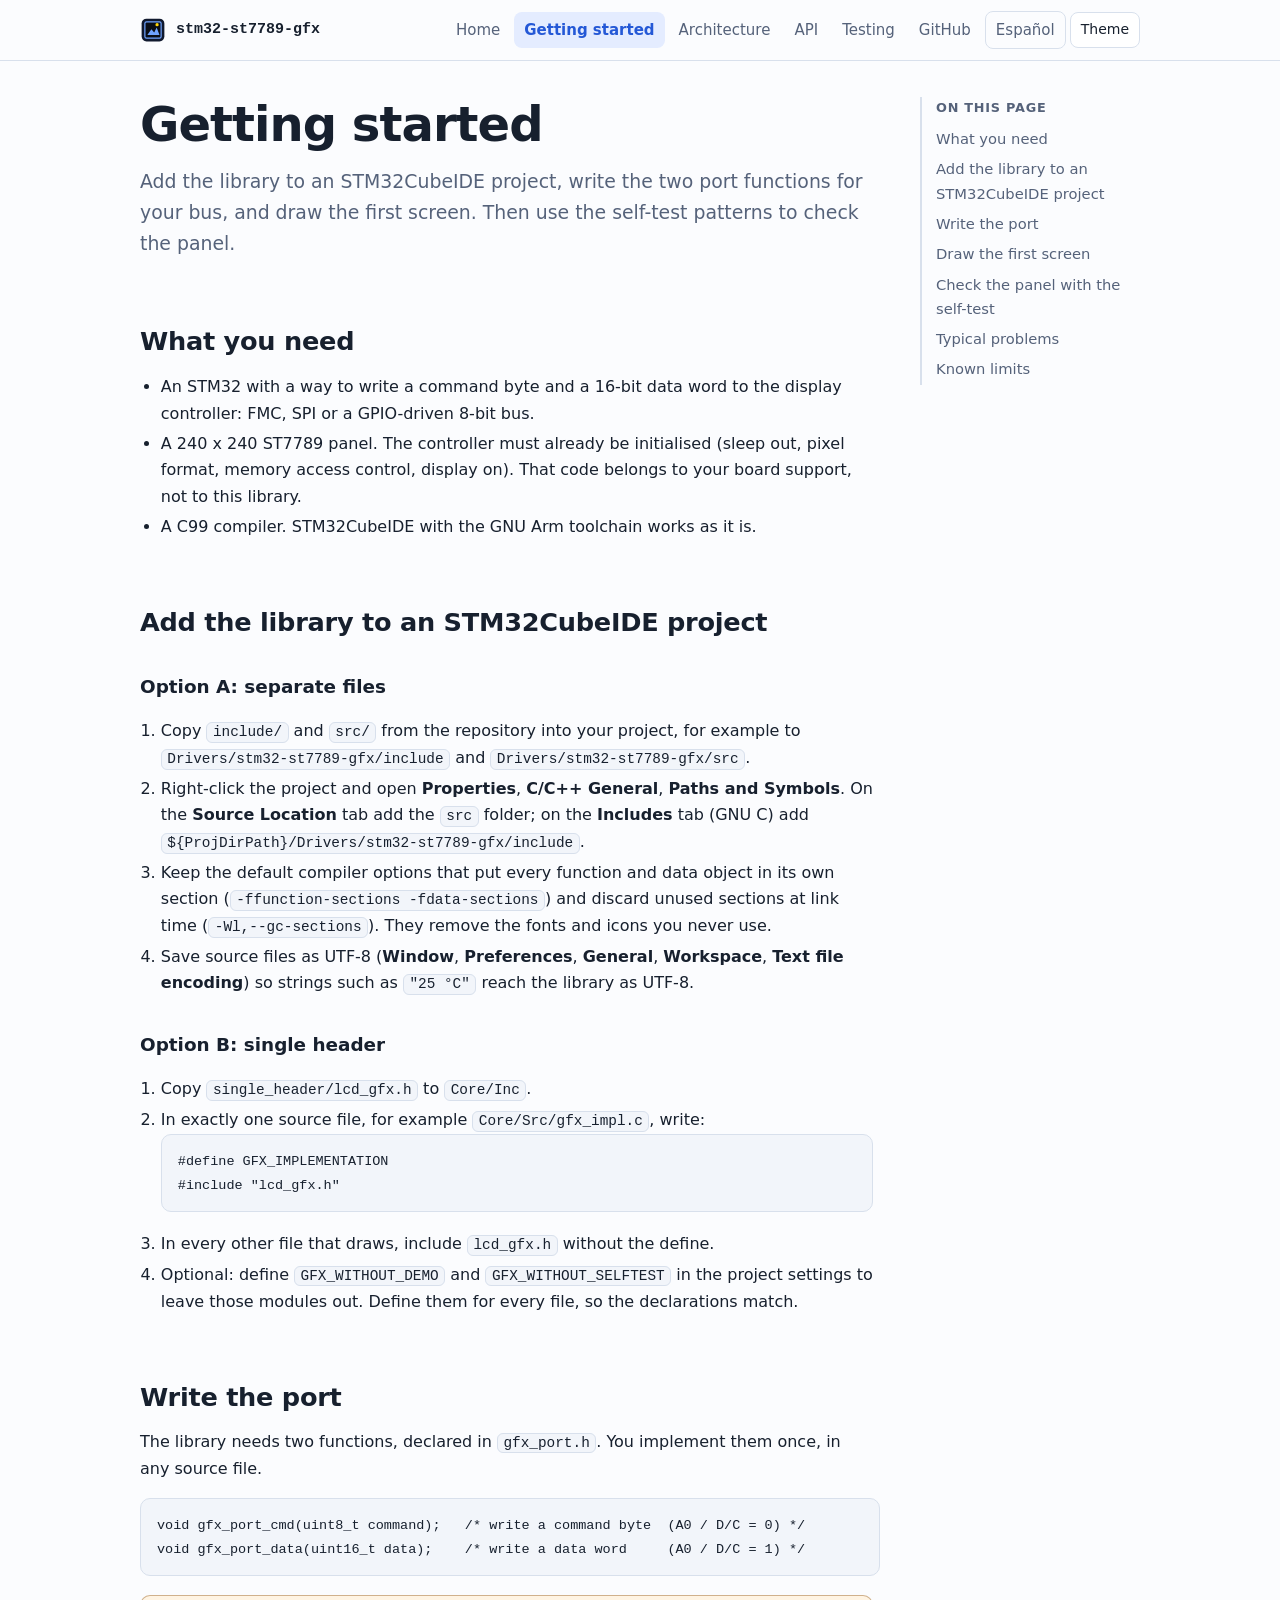
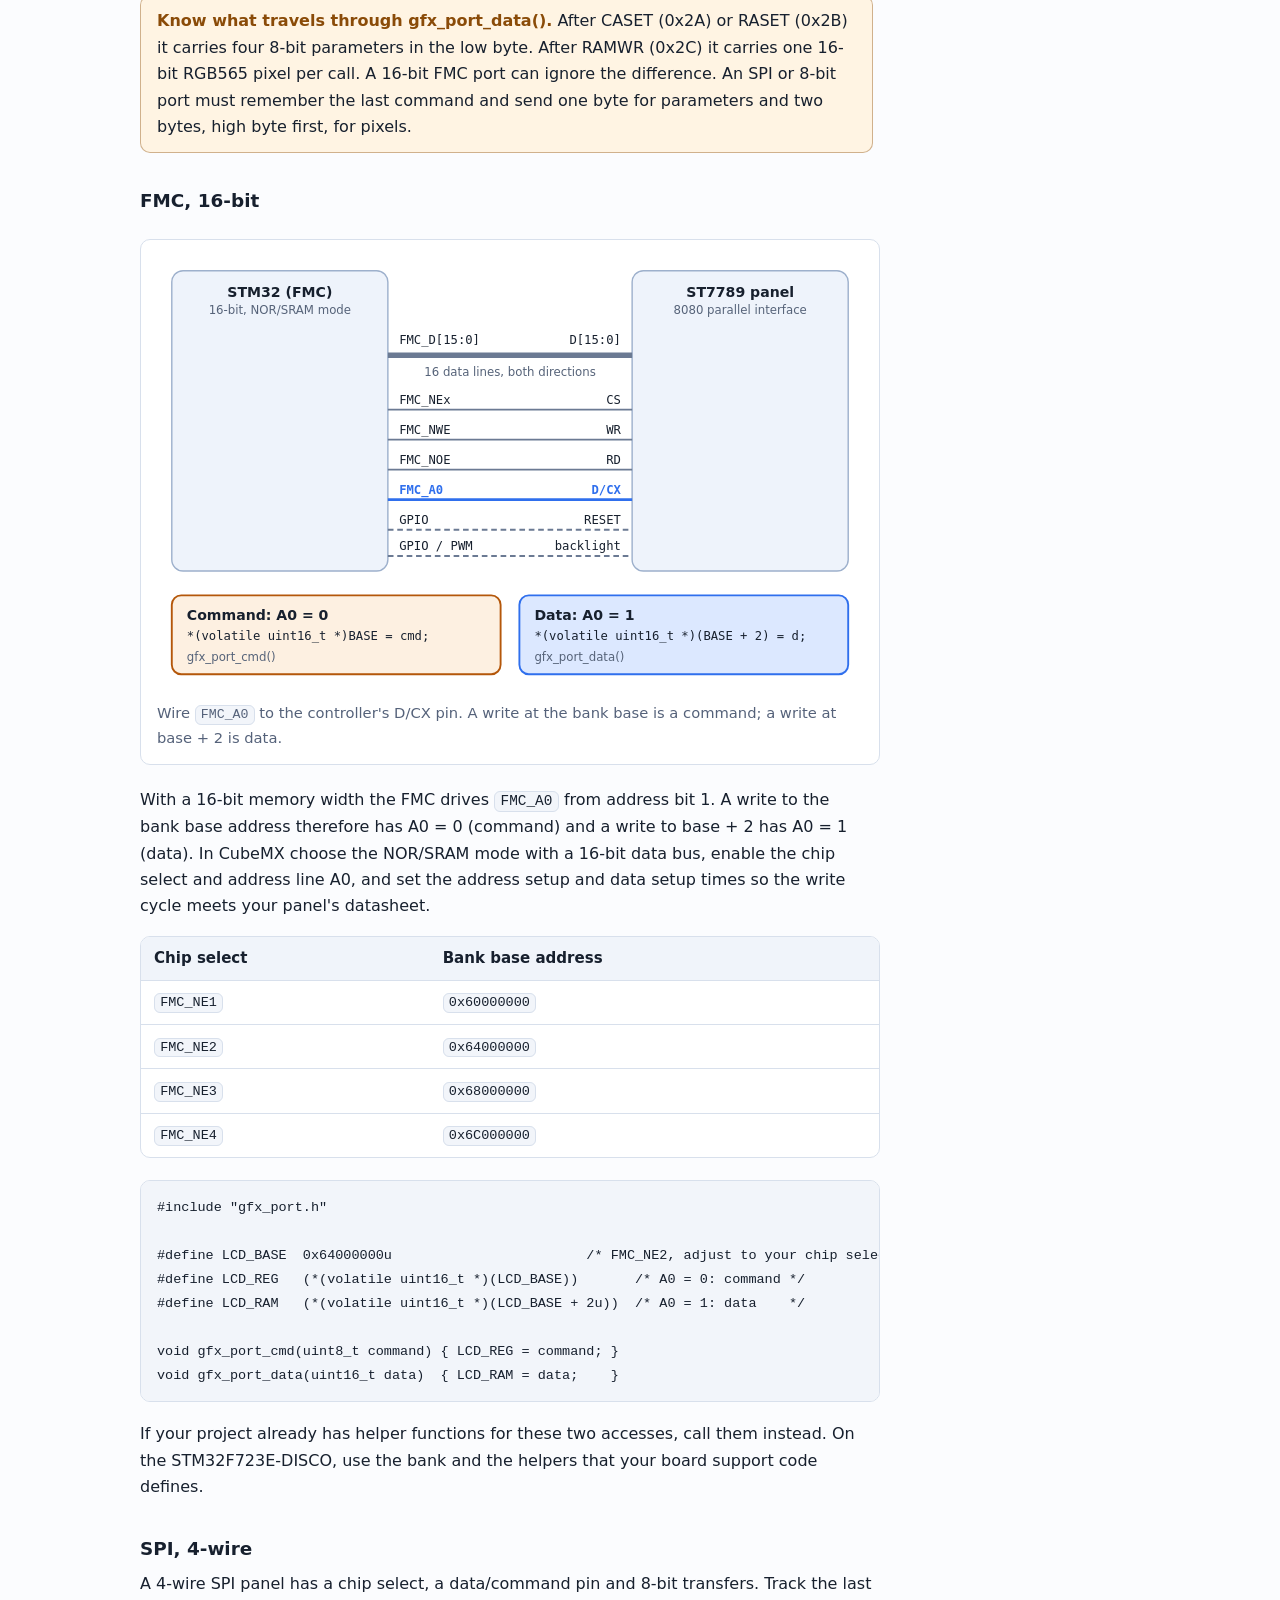
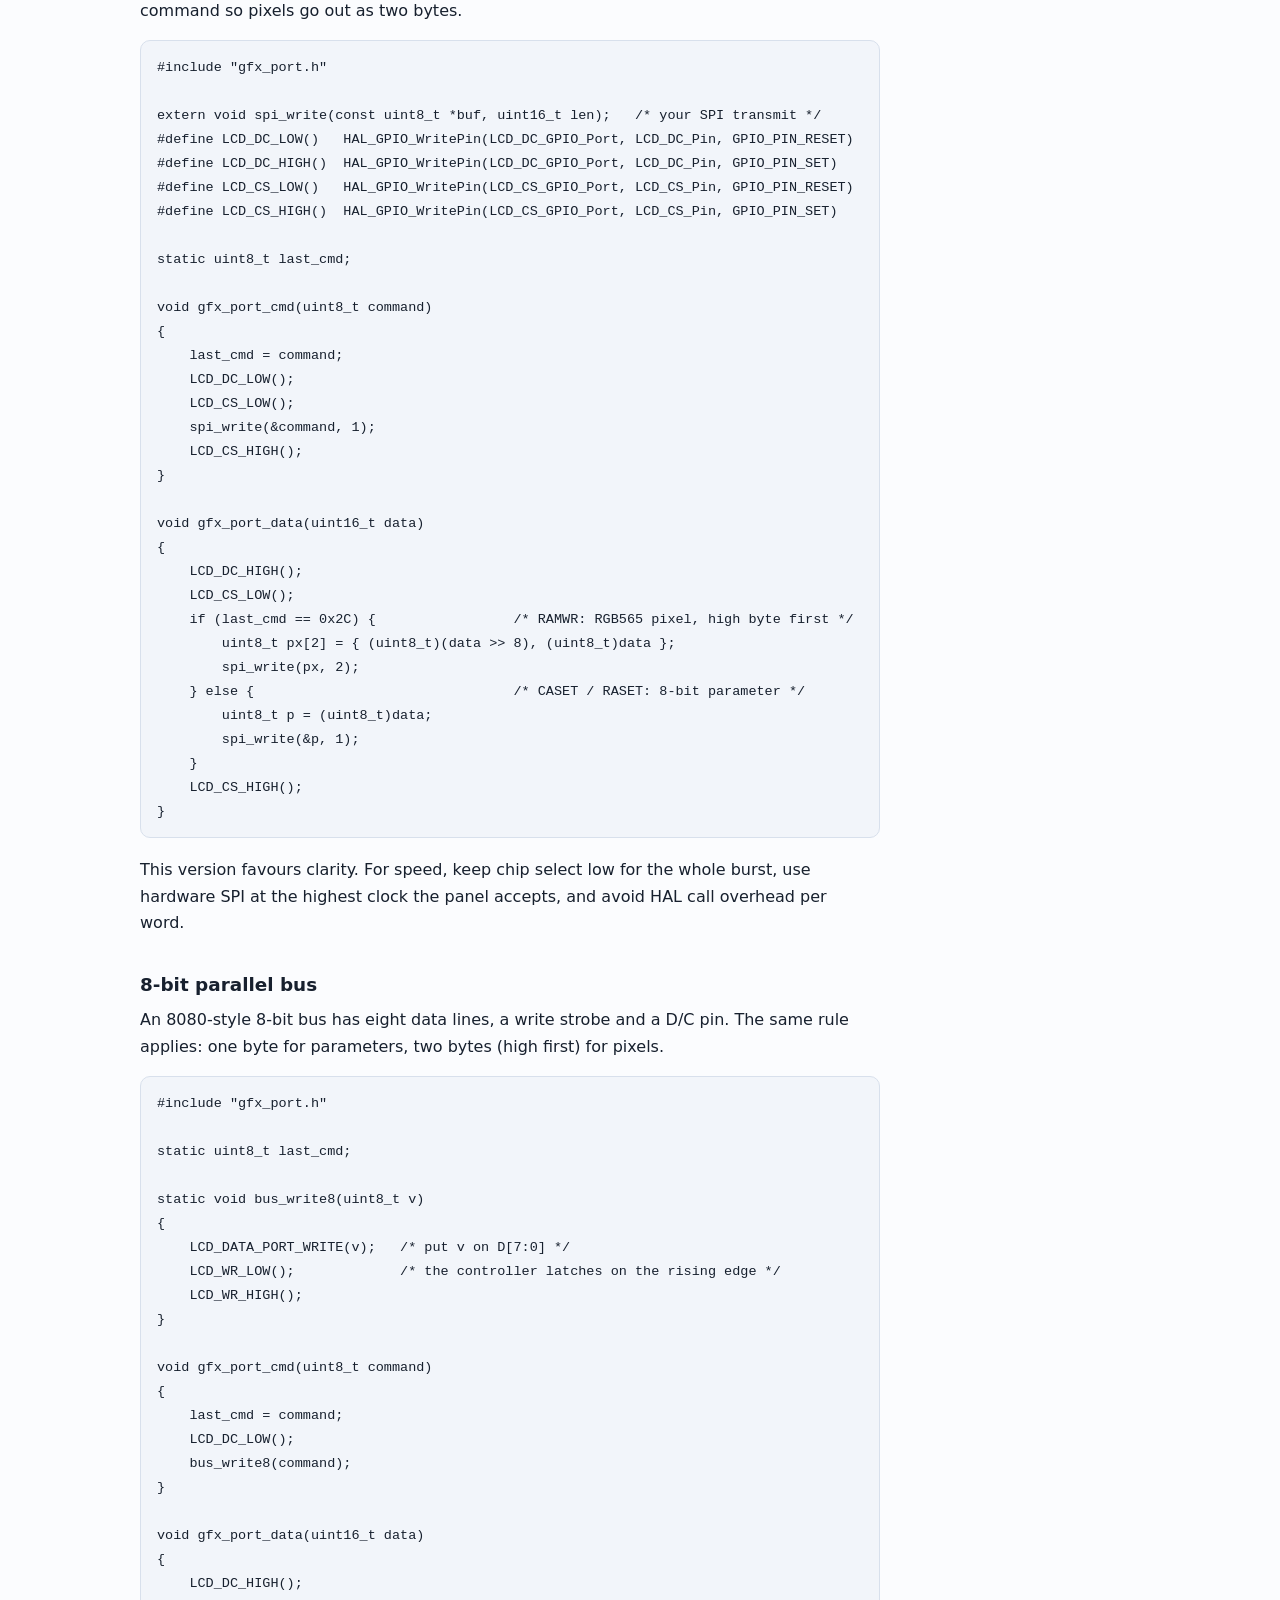
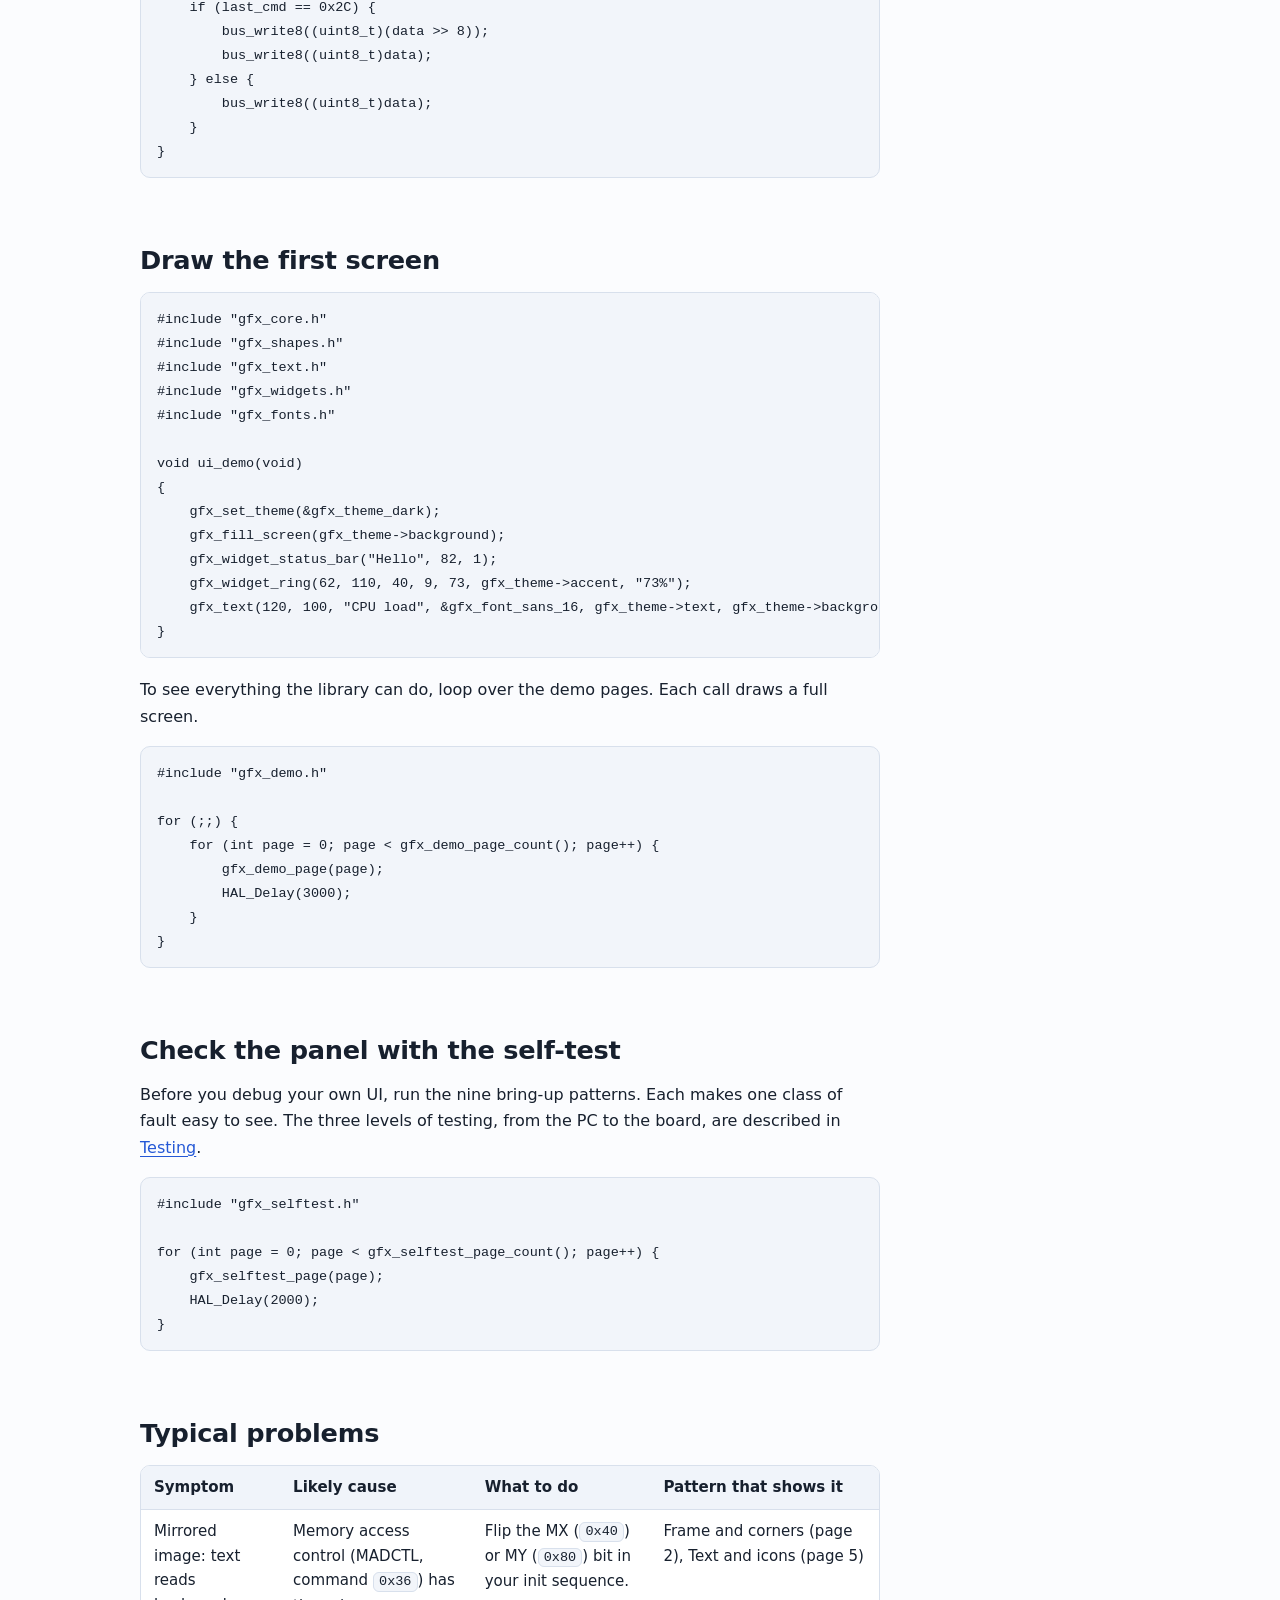
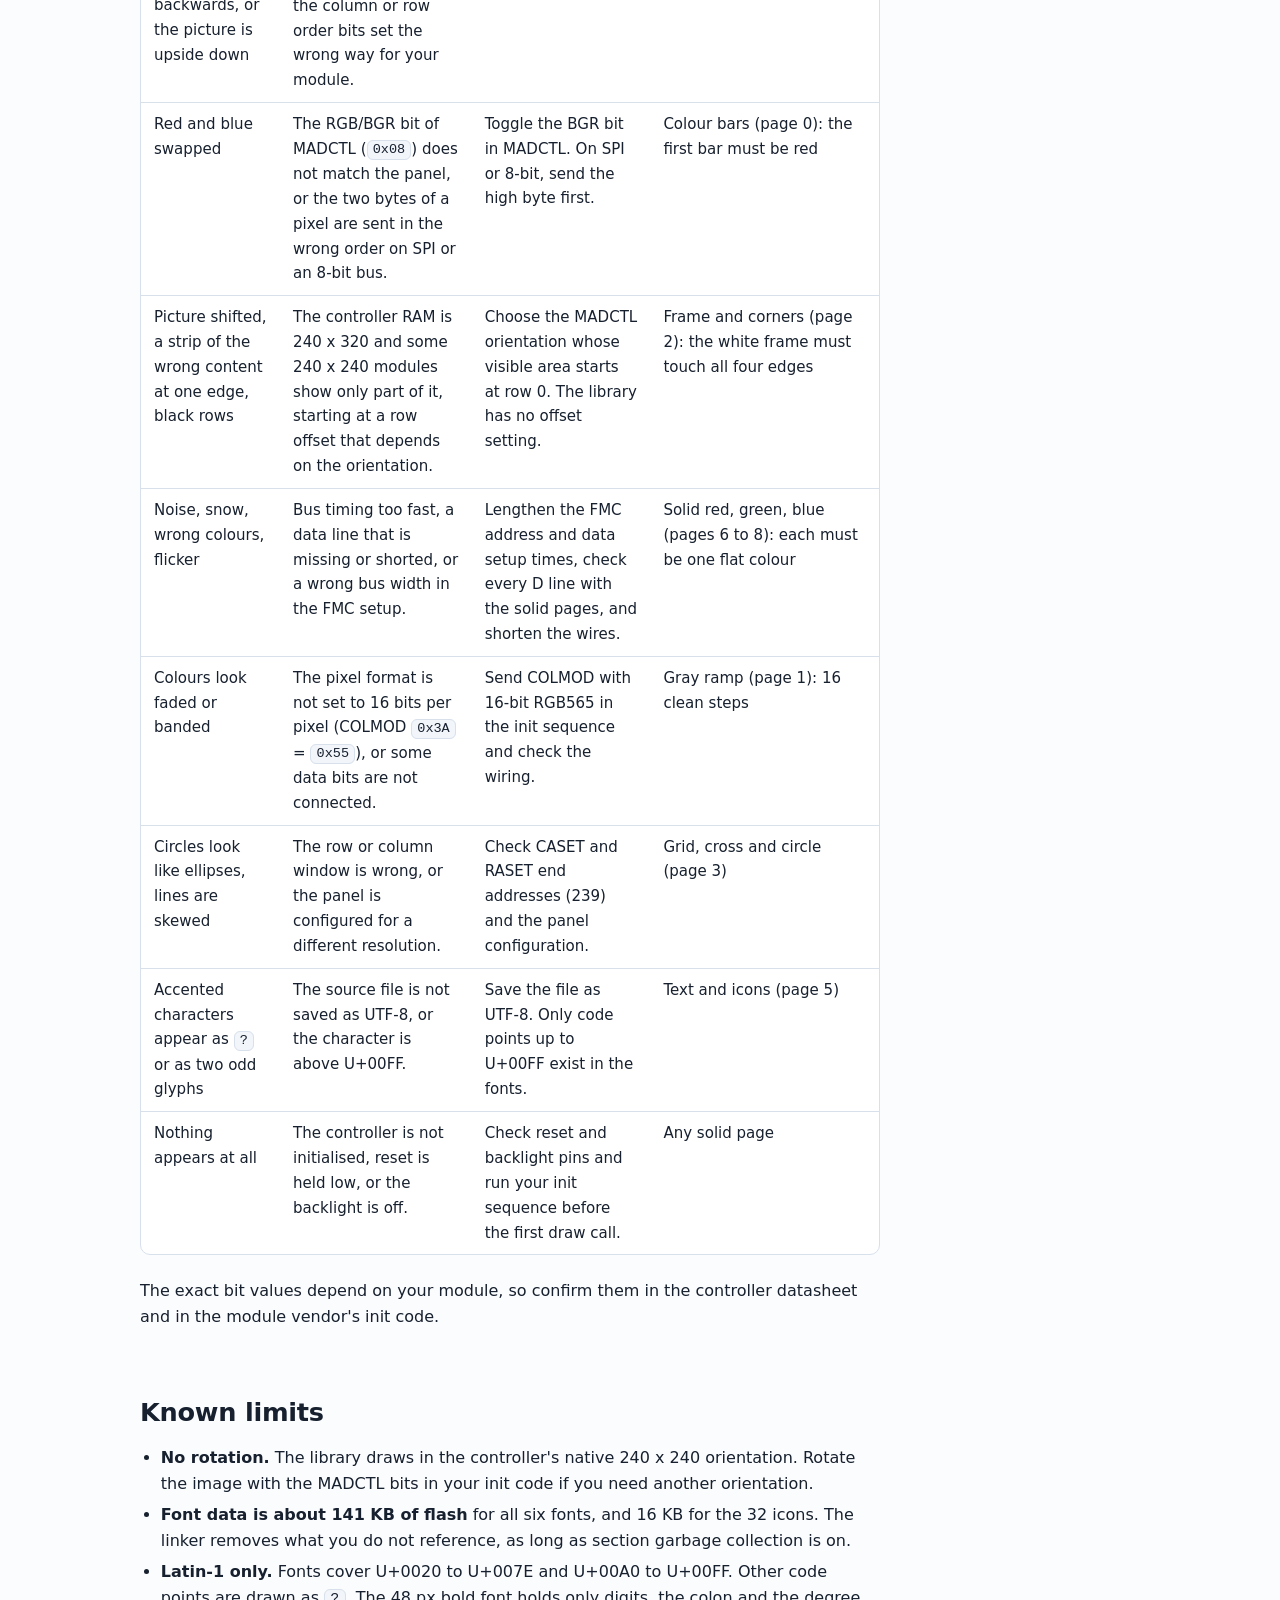
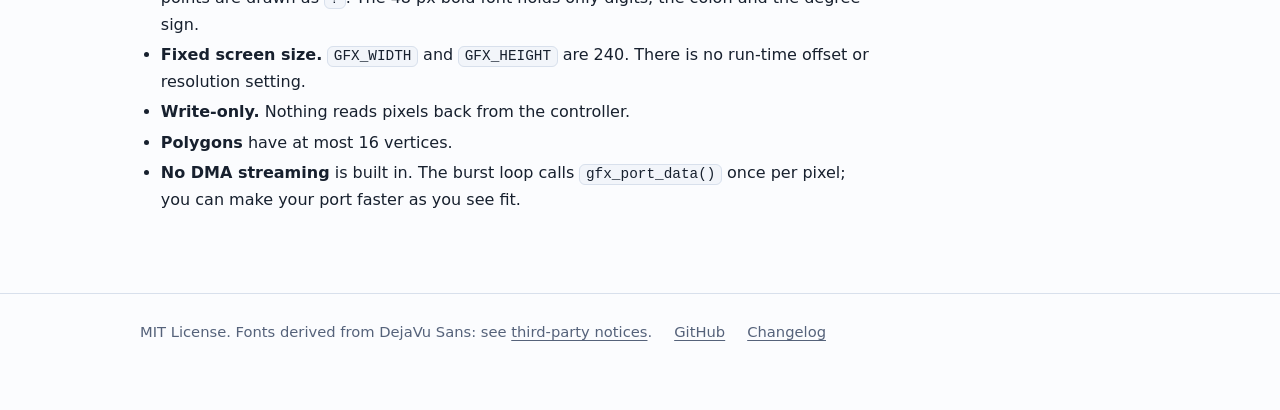
<file: docs/getting-started.html>
<!doctype html>
<html lang="en">
<head>
<meta charset="utf-8">
<meta name="viewport" content="width=device-width, initial-scale=1">
<title>Getting Started: Add the ST7789 Library to an STM32CubeIDE Project</title>
<meta name="description" content="Add stm32-st7789-gfx to an STM32CubeIDE project and write the port for FMC, SPI or an 8-bit bus. Includes a troubleshooting table and known limits.">
<meta name="keywords" content="STM32 ST7789 library, FMC LCD driver, STM32F723E-DISCO, RGB565, embedded GUI in C, anti-aliased fonts for microcontrollers, host-testable">
<meta name="author" content="Juan Pastrana">
<meta name="color-scheme" content="light dark">
<meta name="theme-color" content="#2458d6">
<meta name="robots" content="index, follow, max-image-preview:large">
<link rel="canonical" href="https://juanp-g.github.io/stm32-st7789-gfx/getting-started.html">
<link rel="icon" href="favicon.svg" type="image/svg+xml">
<link rel="stylesheet" href="assets/style.css">
<meta property="og:type" content="website">
<meta property="og:site_name" content="stm32-st7789-gfx">
<meta property="og:title" content="Getting Started: Add the ST7789 Library to an STM32CubeIDE Project">
<meta property="og:description" content="Add stm32-st7789-gfx to an STM32CubeIDE project and write the port for FMC, SPI or an 8-bit bus. Includes a troubleshooting table and known limits.">
<meta property="og:url" content="https://juanp-g.github.io/stm32-st7789-gfx/getting-started.html">
<meta property="og:locale" content="en_US">
<meta property="og:image" content="https://juanp-g.github.io/stm32-st7789-gfx/img/og-image.png">
<meta property="og:image:type" content="image/png">
<meta property="og:image:width" content="1200">
<meta property="og:image:height" content="630">
<meta property="og:image:alt" content="stm32-st7789-gfx: graphics for ST7789 displays on STM32, with demo screens">
<meta name="twitter:card" content="summary_large_image">
<meta name="twitter:title" content="Getting Started: Add the ST7789 Library to an STM32CubeIDE Project">
<meta name="twitter:description" content="Add stm32-st7789-gfx to an STM32CubeIDE project and write the port for FMC, SPI or an 8-bit bus. Includes a troubleshooting table and known limits.">
<meta name="twitter:image" content="https://juanp-g.github.io/stm32-st7789-gfx/img/og-image.png">
<meta name="twitter:image:alt" content="stm32-st7789-gfx: graphics for ST7789 displays on STM32, with demo screens">
</head>
<body>
<a class="skip" href="#main">Skip to content</a>
<header class="site-header">
  <div class="wrap">
    <a class="brand" href="index.html"><img src="favicon.svg" alt="" width="26" height="26">stm32-st7789-gfx</a>
    <nav class="nav" aria-label="Main"><a href="index.html">Home</a><a href="getting-started.html" aria-current="page">Getting started</a><a href="architecture.html">Architecture</a><a href="api.html">API</a><a href="testing.html">Testing</a><a href="https://github.com/JuanP-G/stm32-st7789-gfx">GitHub</a><a class="lang" href="es/" hreflang="es" lang="es">Español</a><button class="theme-btn" id="theme-toggle" type="button" aria-label="Toggle light or dark theme">Theme</button></nav>
  </div>
</header>
<main id="main">
  <div class="wrap">
<div class="doc"><article><h1>Getting started</h1>
<p class="lead">Add the library to an STM32CubeIDE project, write the two port functions for your bus, and draw the first screen. Then use the self-test patterns to check the panel.</p>

<h2 id="requirements">What you need</h2>
<ul>
  <li>An STM32 with a way to write a command byte and a 16-bit data word to the display controller: FMC, SPI or a GPIO-driven 8-bit bus.</li>
  <li>A 240 x 240 ST7789 panel. The controller must already be initialised (sleep out, pixel format, memory access control, display on). That code belongs to your board support, not to this library.</li>
  <li>A C99 compiler. STM32CubeIDE with the GNU Arm toolchain works as it is.</li>
</ul>

<h2 id="cubeide">Add the library to an STM32CubeIDE project</h2>
<h3>Option A: separate files</h3>
<ol>
  <li>Copy <code>include/</code> and <code>src/</code> from the repository into your project, for example to <code>Drivers/stm32-st7789-gfx/include</code> and <code>Drivers/stm32-st7789-gfx/src</code>.</li>
  <li>Right-click the project and open <b>Properties</b>, <b>C/C++ General</b>, <b>Paths and Symbols</b>. On the <b>Source Location</b> tab add the <code>src</code> folder; on the <b>Includes</b> tab (GNU C) add <code>${ProjDirPath}/Drivers/stm32-st7789-gfx/include</code>.</li>
  <li>Keep the default compiler options that put every function and data object in its own section (<code>-ffunction-sections -fdata-sections</code>) and discard unused sections at link time (<code>-Wl,--gc-sections</code>). They remove the fonts and icons you never use.</li>
  <li>Save source files as UTF-8 (<b>Window</b>, <b>Preferences</b>, <b>General</b>, <b>Workspace</b>, <b>Text file encoding</b>) so strings such as <code>"25 °C"</code> reach the library as UTF-8.</li>
</ol>
<h3>Option B: single header</h3>
<ol>
  <li>Copy <code>single_header/lcd_gfx.h</code> to <code>Core/Inc</code>.</li>
  <li>In exactly one source file, for example <code>Core/Src/gfx_impl.c</code>, write:
<pre><code>#define GFX_IMPLEMENTATION
#include "lcd_gfx.h"</code></pre></li>
  <li>In every other file that draws, include <code>lcd_gfx.h</code> without the define.</li>
  <li>Optional: define <code>GFX_WITHOUT_DEMO</code> and <code>GFX_WITHOUT_SELFTEST</code> in the project settings to leave those modules out. Define them for every file, so the declarations match.</li>
</ol>

<h2 id="port">Write the port</h2>
<p>The library needs two functions, declared in <code>gfx_port.h</code>. You implement them once, in any source file.</p>
<pre><code>void gfx_port_cmd(uint8_t command);   /* write a command byte  (A0 / D/C = 0) */
void gfx_port_data(uint16_t data);    /* write a data word     (A0 / D/C = 1) */</code></pre>
<div class="note"><b>Know what travels through gfx_port_data().</b> After CASET (0x2A) or RASET (0x2B) it carries four 8-bit parameters in the low byte. After RAMWR (0x2C) it carries one 16-bit RGB565 pixel per call. A 16-bit FMC port can ignore the difference. An SPI or 8-bit port must remember the last command and send one byte for parameters and two bytes, high byte first, for pixels.</div>

<h3 id="port-fmc">FMC, 16-bit</h3>
<figure class="diagram">
  <img src="img/fmc-connection.svg" width="760" height="470" alt="FMC wiring: 16 data lines, chip select, write and read strobes, and address line A0 wired to the controller D/CX pin" loading="lazy">
  <figcaption>Wire <code>FMC_A0</code> to the controller's D/CX pin. A write at the bank base is a command; a write at base + 2 is data.</figcaption>
</figure>
<p>With a 16-bit memory width the FMC drives <code>FMC_A0</code> from address bit 1. A write to the bank base address therefore has A0 = 0 (command) and a write to base + 2 has A0 = 1 (data). In CubeMX choose the NOR/SRAM mode with a 16-bit data bus, enable the chip select and address line A0, and set the address setup and data setup times so the write cycle meets your panel's datasheet.</p>
<div class="tablewrap"><table>
  <thead><tr><th>Chip select</th><th>Bank base address</th></tr></thead>
  <tbody>
    <tr><td><code>FMC_NE1</code></td><td><code>0x60000000</code></td></tr>
    <tr><td><code>FMC_NE2</code></td><td><code>0x64000000</code></td></tr>
    <tr><td><code>FMC_NE3</code></td><td><code>0x68000000</code></td></tr>
    <tr><td><code>FMC_NE4</code></td><td><code>0x6C000000</code></td></tr>
  </tbody>
</table></div>
<pre><code>#include "gfx_port.h"

#define LCD_BASE  0x64000000u                        /* FMC_NE2, adjust to your chip select */
#define LCD_REG   (*(volatile uint16_t *)(LCD_BASE))       /* A0 = 0: command */
#define LCD_RAM   (*(volatile uint16_t *)(LCD_BASE + 2u))  /* A0 = 1: data    */

void gfx_port_cmd(uint8_t command) { LCD_REG = command; }
void gfx_port_data(uint16_t data)  { LCD_RAM = data;    }</code></pre>
<p>If your project already has helper functions for these two accesses, call them instead. On the STM32F723E-DISCO, use the bank and the helpers that your board support code defines.</p>

<h3 id="port-spi">SPI, 4-wire</h3>
<p>A 4-wire SPI panel has a chip select, a data/command pin and 8-bit transfers. Track the last command so pixels go out as two bytes.</p>
<pre><code>#include "gfx_port.h"

extern void spi_write(const uint8_t *buf, uint16_t len);   /* your SPI transmit */
#define LCD_DC_LOW()   HAL_GPIO_WritePin(LCD_DC_GPIO_Port, LCD_DC_Pin, GPIO_PIN_RESET)
#define LCD_DC_HIGH()  HAL_GPIO_WritePin(LCD_DC_GPIO_Port, LCD_DC_Pin, GPIO_PIN_SET)
#define LCD_CS_LOW()   HAL_GPIO_WritePin(LCD_CS_GPIO_Port, LCD_CS_Pin, GPIO_PIN_RESET)
#define LCD_CS_HIGH()  HAL_GPIO_WritePin(LCD_CS_GPIO_Port, LCD_CS_Pin, GPIO_PIN_SET)

static uint8_t last_cmd;

void gfx_port_cmd(uint8_t command)
{
    last_cmd = command;
    LCD_DC_LOW();
    LCD_CS_LOW();
    spi_write(&amp;command, 1);
    LCD_CS_HIGH();
}

void gfx_port_data(uint16_t data)
{
    LCD_DC_HIGH();
    LCD_CS_LOW();
    if (last_cmd == 0x2C) {                 /* RAMWR: RGB565 pixel, high byte first */
        uint8_t px[2] = { (uint8_t)(data &gt;&gt; 8), (uint8_t)data };
        spi_write(px, 2);
    } else {                                /* CASET / RASET: 8-bit parameter */
        uint8_t p = (uint8_t)data;
        spi_write(&amp;p, 1);
    }
    LCD_CS_HIGH();
}</code></pre>
<p>This version favours clarity. For speed, keep chip select low for the whole burst, use hardware SPI at the highest clock the panel accepts, and avoid HAL call overhead per word.</p>

<h3 id="port-8bit">8-bit parallel bus</h3>
<p>An 8080-style 8-bit bus has eight data lines, a write strobe and a D/C pin. The same rule applies: one byte for parameters, two bytes (high first) for pixels.</p>
<pre><code>#include "gfx_port.h"

static uint8_t last_cmd;

static void bus_write8(uint8_t v)
{
    LCD_DATA_PORT_WRITE(v);   /* put v on D[7:0] */
    LCD_WR_LOW();             /* the controller latches on the rising edge */
    LCD_WR_HIGH();
}

void gfx_port_cmd(uint8_t command)
{
    last_cmd = command;
    LCD_DC_LOW();
    bus_write8(command);
}

void gfx_port_data(uint16_t data)
{
    LCD_DC_HIGH();
    if (last_cmd == 0x2C) {
        bus_write8((uint8_t)(data &gt;&gt; 8));
        bus_write8((uint8_t)data);
    } else {
        bus_write8((uint8_t)data);
    }
}</code></pre>

<h2 id="first">Draw the first screen</h2>
<pre><code>#include "gfx_core.h"
#include "gfx_shapes.h"
#include "gfx_text.h"
#include "gfx_widgets.h"
#include "gfx_fonts.h"

void ui_demo(void)
{
    gfx_set_theme(&amp;gfx_theme_dark);
    gfx_fill_screen(gfx_theme-&gt;background);
    gfx_widget_status_bar("Hello", 82, 1);
    gfx_widget_ring(62, 110, 40, 9, 73, gfx_theme-&gt;accent, "73%");
    gfx_text(120, 100, "CPU load", &amp;gfx_font_sans_16, gfx_theme-&gt;text, gfx_theme-&gt;background);
}</code></pre>
<p>To see everything the library can do, loop over the demo pages. Each call draws a full screen.</p>
<pre><code>#include "gfx_demo.h"

for (;;) {
    for (int page = 0; page &lt; gfx_demo_page_count(); page++) {
        gfx_demo_page(page);
        HAL_Delay(3000);
    }
}</code></pre>

<h2 id="verify">Check the panel with the self-test</h2>
<p>Before you debug your own UI, run the nine bring-up patterns. Each makes one class of fault easy to see. The three levels of testing, from the PC to the board, are described in <a href="testing.html">Testing</a>.</p>
<pre><code>#include "gfx_selftest.h"

for (int page = 0; page &lt; gfx_selftest_page_count(); page++) {
    gfx_selftest_page(page);
    HAL_Delay(2000);
}</code></pre>

<h2 id="troubleshooting">Typical problems</h2>
<div class="tablewrap"><table>
  <thead><tr><th>Symptom</th><th>Likely cause</th><th>What to do</th><th>Pattern that shows it</th></tr></thead>
  <tbody>
    <tr><td>Mirrored image: text reads backwards, or the picture is upside down</td><td>Memory access control (MADCTL, command <code>0x36</code>) has the column or row order bits set the wrong way for your module.</td><td>Flip the MX (<code>0x40</code>) or MY (<code>0x80</code>) bit in your init sequence.</td><td>Frame and corners (page 2), Text and icons (page 5)</td></tr>
    <tr><td>Red and blue swapped</td><td>The RGB/BGR bit of MADCTL (<code>0x08</code>) does not match the panel, or the two bytes of a pixel are sent in the wrong order on SPI or an 8-bit bus.</td><td>Toggle the BGR bit in MADCTL. On SPI or 8-bit, send the high byte first.</td><td>Colour bars (page 0): the first bar must be red</td></tr>
    <tr><td>Picture shifted, a strip of the wrong content at one edge, black rows</td><td>The controller RAM is 240 x 320 and some 240 x 240 modules show only part of it, starting at a row offset that depends on the orientation.</td><td>Choose the MADCTL orientation whose visible area starts at row 0. The library has no offset setting.</td><td>Frame and corners (page 2): the white frame must touch all four edges</td></tr>
    <tr><td>Noise, snow, wrong colours, flicker</td><td>Bus timing too fast, a data line that is missing or shorted, or a wrong bus width in the FMC setup.</td><td>Lengthen the FMC address and data setup times, check every D line with the solid pages, and shorten the wires.</td><td>Solid red, green, blue (pages 6 to 8): each must be one flat colour</td></tr>
    <tr><td>Colours look faded or banded</td><td>The pixel format is not set to 16 bits per pixel (COLMOD <code>0x3A</code> = <code>0x55</code>), or some data bits are not connected.</td><td>Send COLMOD with 16-bit RGB565 in the init sequence and check the wiring.</td><td>Gray ramp (page 1): 16 clean steps</td></tr>
    <tr><td>Circles look like ellipses, lines are skewed</td><td>The row or column window is wrong, or the panel is configured for a different resolution.</td><td>Check CASET and RASET end addresses (239) and the panel configuration.</td><td>Grid, cross and circle (page 3)</td></tr>
    <tr><td>Accented characters appear as <code>?</code> or as two odd glyphs</td><td>The source file is not saved as UTF-8, or the character is above U+00FF.</td><td>Save the file as UTF-8. Only code points up to U+00FF exist in the fonts.</td><td>Text and icons (page 5)</td></tr>
    <tr><td>Nothing appears at all</td><td>The controller is not initialised, reset is held low, or the backlight is off.</td><td>Check reset and backlight pins and run your init sequence before the first draw call.</td><td>Any solid page</td></tr>
  </tbody>
</table></div>
<p>The exact bit values depend on your module, so confirm them in the controller datasheet and in the module vendor's init code.</p>

<h2 id="limits">Known limits</h2>
<ul>
  <li><b>No rotation.</b> The library draws in the controller's native 240 x 240 orientation. Rotate the image with the MADCTL bits in your init code if you need another orientation.</li>
  <li><b>Font data is about 141 KB of flash</b> for all six fonts, and 16 KB for the 32 icons. The linker removes what you do not reference, as long as section garbage collection is on.</li>
  <li><b>Latin-1 only.</b> Fonts cover U+0020 to U+007E and U+00A0 to U+00FF. Other code points are drawn as <code>?</code>. The 48 px bold font holds only digits, the colon and the degree sign.</li>
  <li><b>Fixed screen size.</b> <code>GFX_WIDTH</code> and <code>GFX_HEIGHT</code> are 240. There is no run-time offset or resolution setting.</li>
  <li><b>Write-only.</b> Nothing reads pixels back from the controller.</li>
  <li><b>Polygons</b> have at most 16 vertices.</li>
  <li><b>No DMA streaming</b> is built in. The burst loop calls <code>gfx_port_data()</code> once per pixel; you can make your port faster as you see fit.</li>
</ul>
</article><nav class="toc" aria-label="On this page"><b>On this page</b><a href="#requirements">What you need</a><a href="#cubeide">Add the library to an STM32CubeIDE project</a><a href="#port">Write the port</a><a href="#first">Draw the first screen</a><a href="#verify">Check the panel with the self-test</a><a href="#troubleshooting">Typical problems</a><a href="#limits">Known limits</a></nav></div>
  </div>
</main>
<footer class="site-footer">
  <div class="wrap"><span>MIT License. Fonts derived from DejaVu Sans: see <a href="https://github.com/JuanP-G/stm32-st7789-gfx/blob/main/THIRD_PARTY_NOTICES.md">third-party notices</a>.</span><a href="https://github.com/JuanP-G/stm32-st7789-gfx">GitHub</a><a href="https://github.com/JuanP-G/stm32-st7789-gfx/blob/main/CHANGELOG.md">Changelog</a></div>
</footer>
<script src="assets/site.js" defer></script>
</body>
</html>
</file>
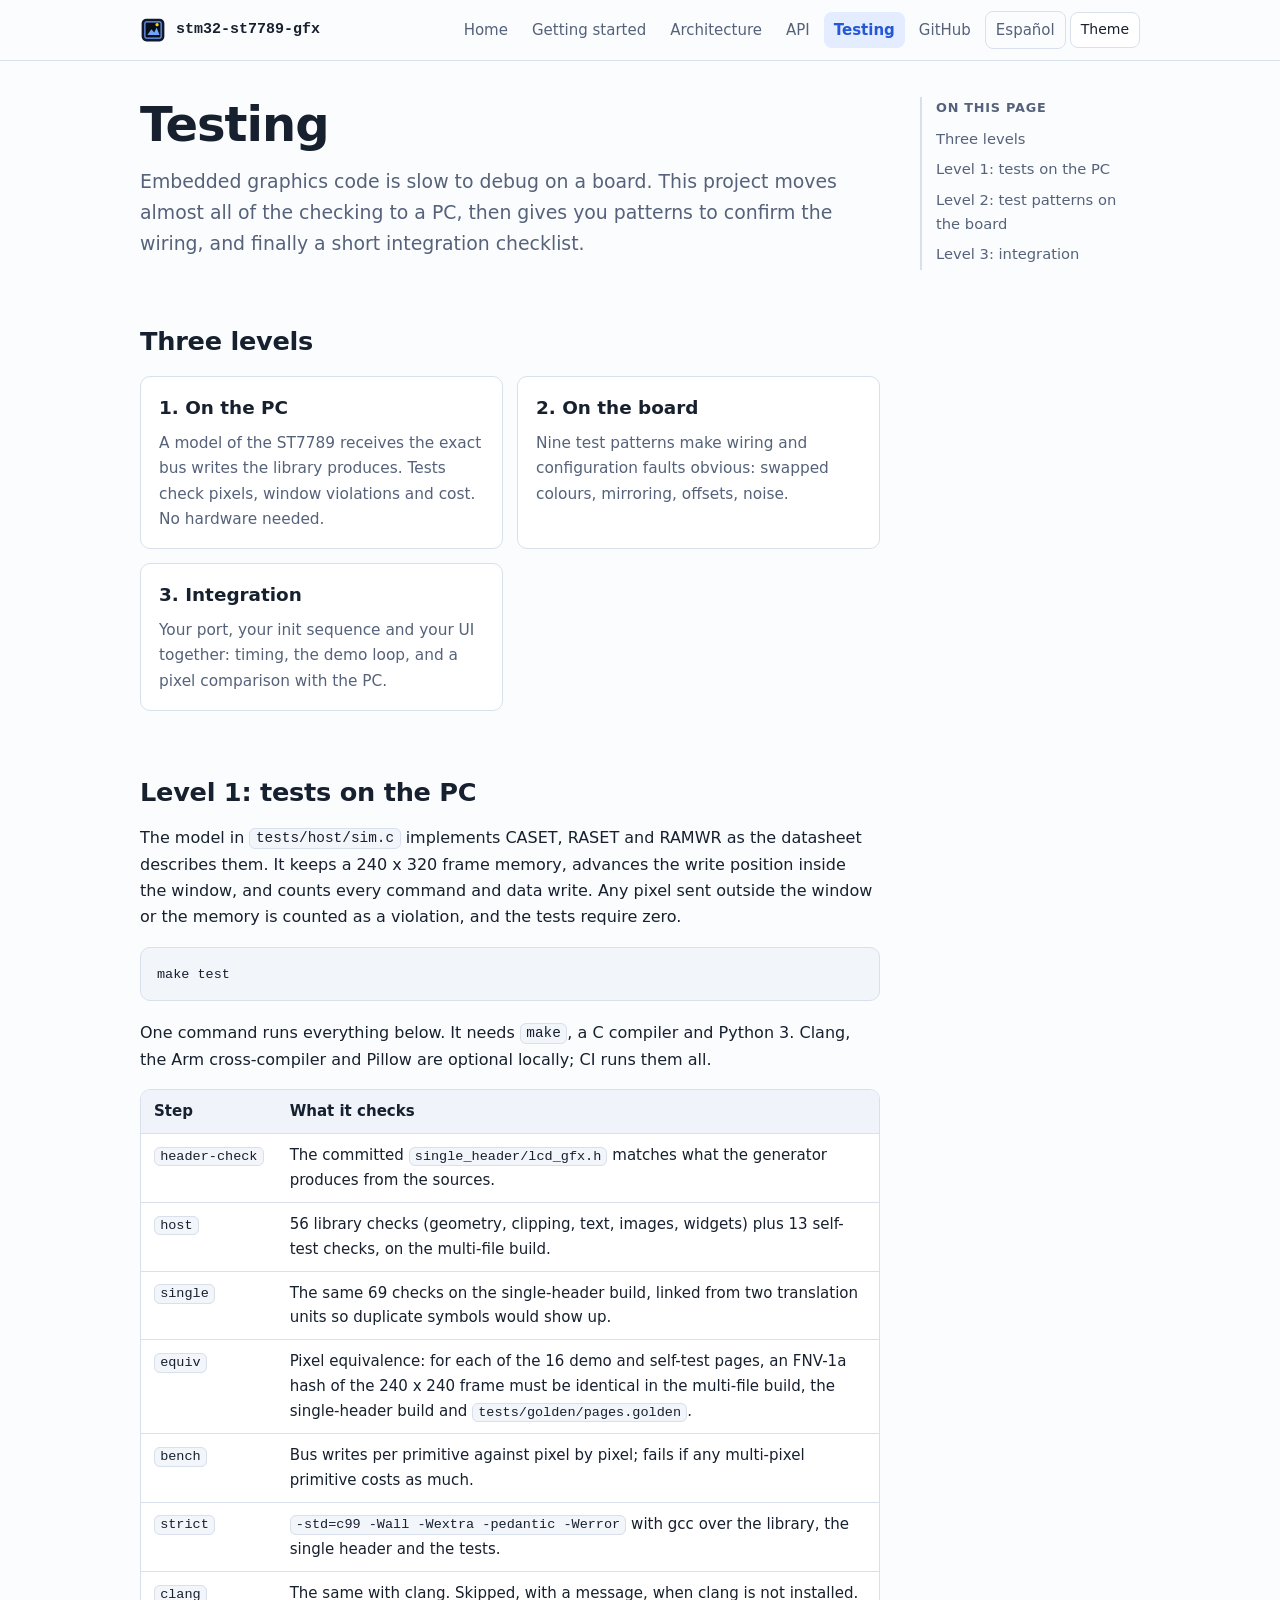
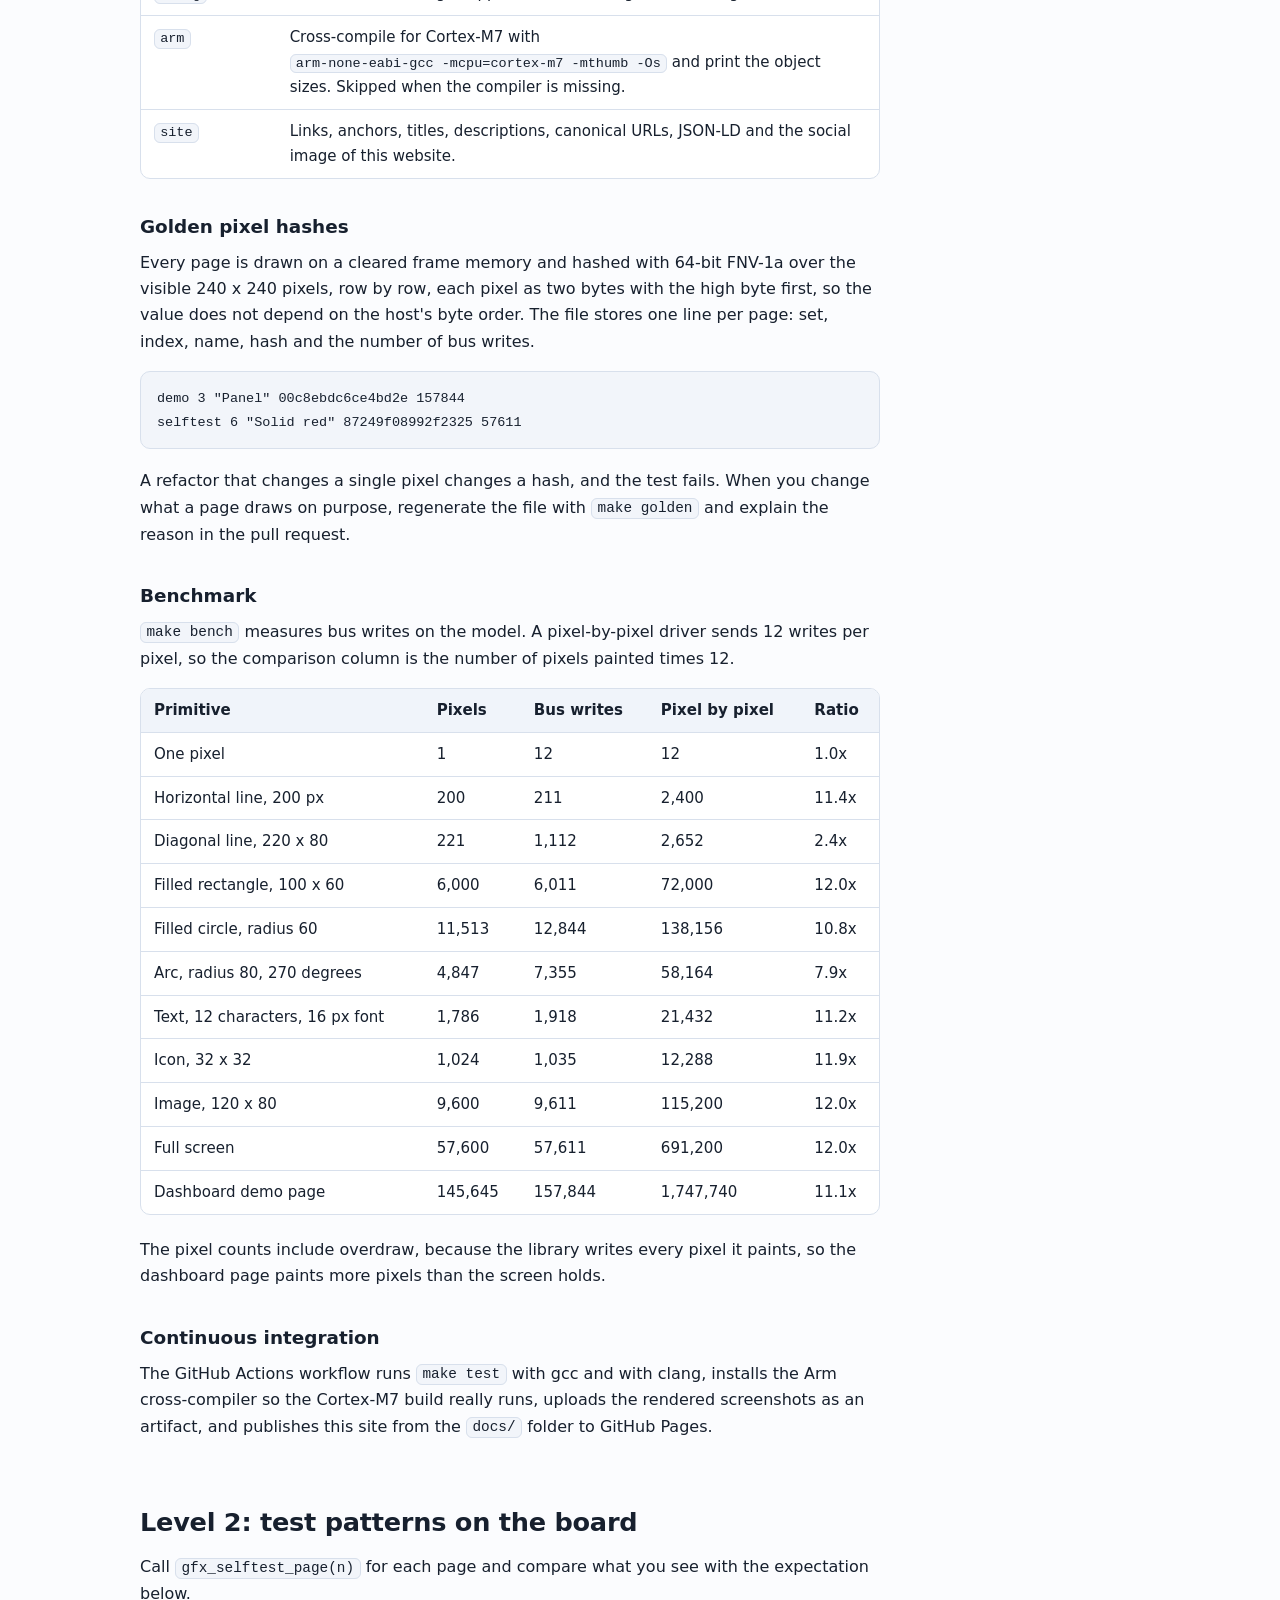
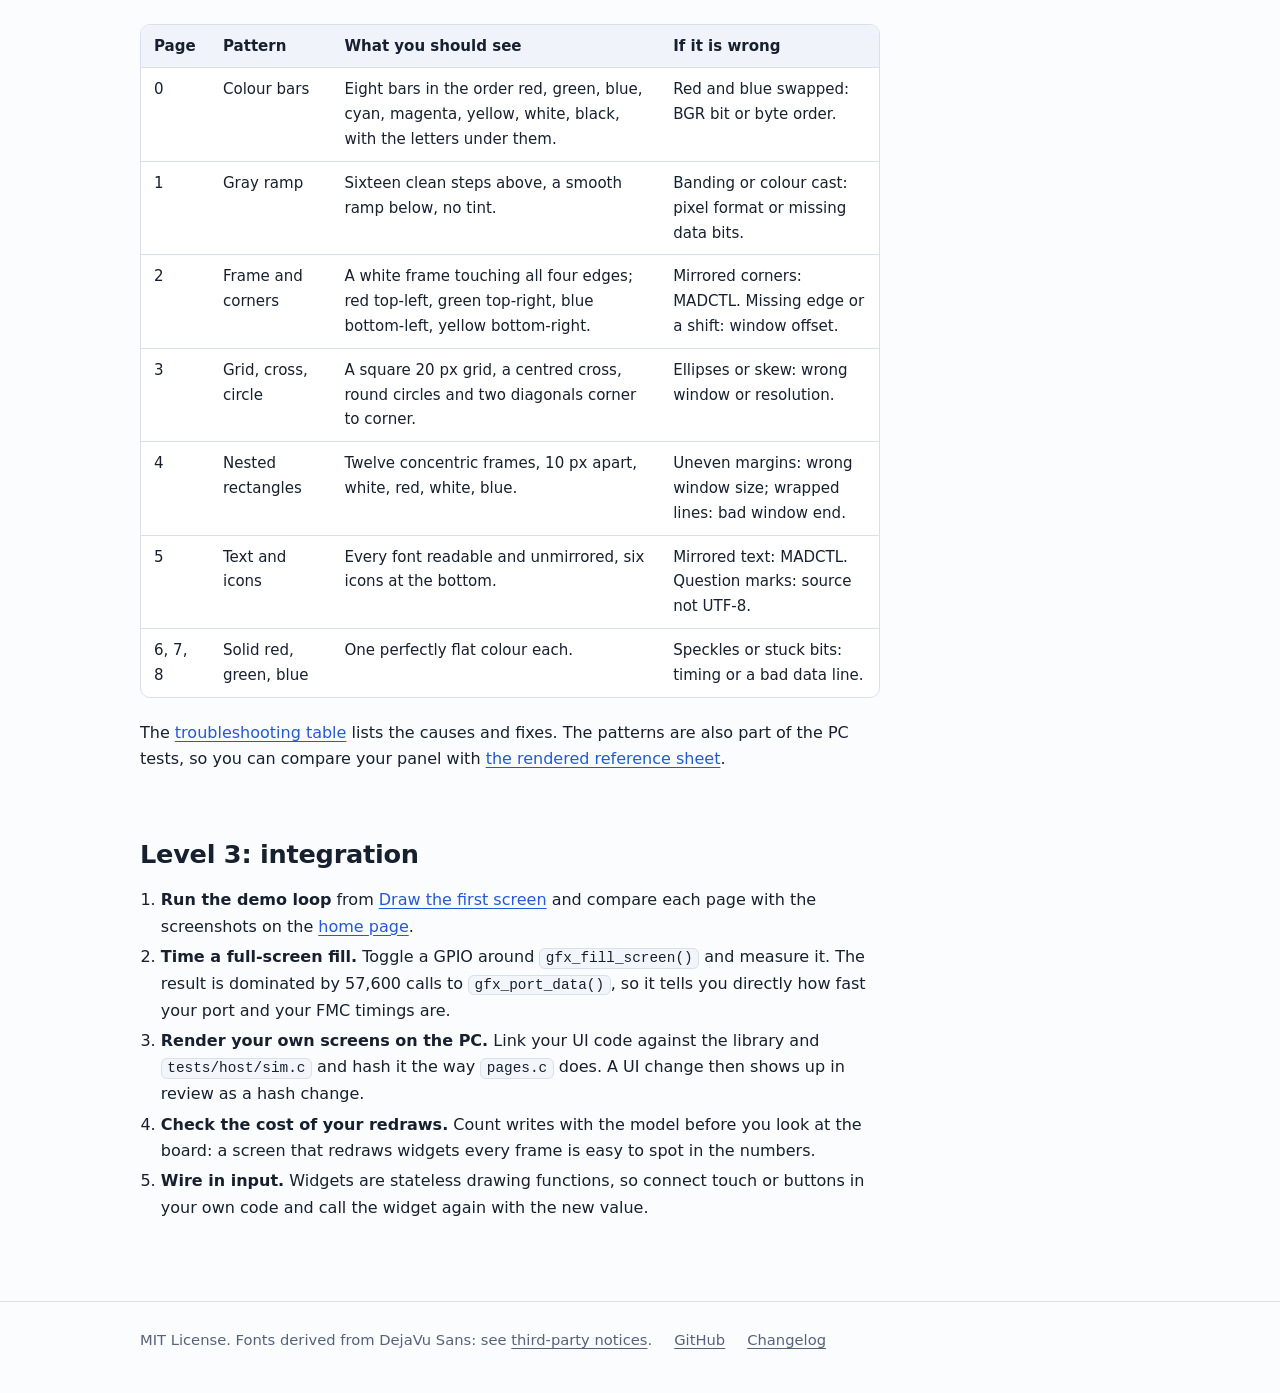
<file: docs/testing.html>
<!doctype html>
<html lang="en">
<head>
<meta charset="utf-8">
<meta name="viewport" content="width=device-width, initial-scale=1">
<title>Testing: A Host-Testable Embedded GUI Library in C</title>
<meta name="description" content="Three levels of testing: a PC controller model with golden pixel hashes, board test patterns, and integration. Includes the make test pipeline.">
<meta name="keywords" content="STM32 ST7789 library, FMC LCD driver, STM32F723E-DISCO, RGB565, embedded GUI in C, anti-aliased fonts for microcontrollers, host-testable">
<meta name="author" content="Juan Pastrana">
<meta name="color-scheme" content="light dark">
<meta name="theme-color" content="#2458d6">
<meta name="robots" content="index, follow, max-image-preview:large">
<link rel="canonical" href="https://juanp-g.github.io/stm32-st7789-gfx/testing.html">
<link rel="icon" href="favicon.svg" type="image/svg+xml">
<link rel="stylesheet" href="assets/style.css">
<meta property="og:type" content="website">
<meta property="og:site_name" content="stm32-st7789-gfx">
<meta property="og:title" content="Testing: A Host-Testable Embedded GUI Library in C">
<meta property="og:description" content="Three levels of testing: a PC controller model with golden pixel hashes, board test patterns, and integration. Includes the make test pipeline.">
<meta property="og:url" content="https://juanp-g.github.io/stm32-st7789-gfx/testing.html">
<meta property="og:locale" content="en_US">
<meta property="og:image" content="https://juanp-g.github.io/stm32-st7789-gfx/img/og-image.png">
<meta property="og:image:type" content="image/png">
<meta property="og:image:width" content="1200">
<meta property="og:image:height" content="630">
<meta property="og:image:alt" content="stm32-st7789-gfx: graphics for ST7789 displays on STM32, with demo screens">
<meta name="twitter:card" content="summary_large_image">
<meta name="twitter:title" content="Testing: A Host-Testable Embedded GUI Library in C">
<meta name="twitter:description" content="Three levels of testing: a PC controller model with golden pixel hashes, board test patterns, and integration. Includes the make test pipeline.">
<meta name="twitter:image" content="https://juanp-g.github.io/stm32-st7789-gfx/img/og-image.png">
<meta name="twitter:image:alt" content="stm32-st7789-gfx: graphics for ST7789 displays on STM32, with demo screens">
</head>
<body>
<a class="skip" href="#main">Skip to content</a>
<header class="site-header">
  <div class="wrap">
    <a class="brand" href="index.html"><img src="favicon.svg" alt="" width="26" height="26">stm32-st7789-gfx</a>
    <nav class="nav" aria-label="Main"><a href="index.html">Home</a><a href="getting-started.html">Getting started</a><a href="architecture.html">Architecture</a><a href="api.html">API</a><a href="testing.html" aria-current="page">Testing</a><a href="https://github.com/JuanP-G/stm32-st7789-gfx">GitHub</a><a class="lang" href="es/" hreflang="es" lang="es">Español</a><button class="theme-btn" id="theme-toggle" type="button" aria-label="Toggle light or dark theme">Theme</button></nav>
  </div>
</header>
<main id="main">
  <div class="wrap">
<div class="doc"><article><h1>Testing</h1>
<p class="lead">Embedded graphics code is slow to debug on a board. This project moves almost all of the checking to a PC, then gives you patterns to confirm the wiring, and finally a short integration checklist.</p>

<h2 id="levels">Three levels</h2>
<div class="grid">
  <div class="card"><h3>1. On the PC</h3><p>A model of the ST7789 receives the exact bus writes the library produces. Tests check pixels, window violations and cost. No hardware needed.</p></div>
  <div class="card"><h3>2. On the board</h3><p>Nine test patterns make wiring and configuration faults obvious: swapped colours, mirroring, offsets, noise.</p></div>
  <div class="card"><h3>3. Integration</h3><p>Your port, your init sequence and your UI together: timing, the demo loop, and a pixel comparison with the PC.</p></div>
</div>

<h2 id="pc">Level 1: tests on the PC</h2>
<p>The model in <code>tests/host/sim.c</code> implements CASET, RASET and RAMWR as the datasheet describes them. It keeps a 240 x 320 frame memory, advances the write position inside the window, and counts every command and data write. Any pixel sent outside the window or the memory is counted as a violation, and the tests require zero.</p>
<pre><code>make test</code></pre>
<p>One command runs everything below. It needs <code>make</code>, a C compiler and Python 3. Clang, the Arm cross-compiler and Pillow are optional locally; CI runs them all.</p>
<div class="tablewrap"><table>
  <thead><tr><th>Step</th><th>What it checks</th></tr></thead>
  <tbody>
    <tr><td><code>header-check</code></td><td>The committed <code>single_header/lcd_gfx.h</code> matches what the generator produces from the sources.</td></tr>
    <tr><td><code>host</code></td><td>56 library checks (geometry, clipping, text, images, widgets) plus 13 self-test checks, on the multi-file build.</td></tr>
    <tr><td><code>single</code></td><td>The same 69 checks on the single-header build, linked from two translation units so duplicate symbols would show up.</td></tr>
    <tr><td><code>equiv</code></td><td>Pixel equivalence: for each of the 16 demo and self-test pages, an FNV-1a hash of the 240 x 240 frame must be identical in the multi-file build, the single-header build and <code>tests/golden/pages.golden</code>.</td></tr>
    <tr><td><code>bench</code></td><td>Bus writes per primitive against pixel by pixel; fails if any multi-pixel primitive costs as much.</td></tr>
    <tr><td><code>strict</code></td><td><code>-std=c99 -Wall -Wextra -pedantic -Werror</code> with gcc over the library, the single header and the tests.</td></tr>
    <tr><td><code>clang</code></td><td>The same with clang. Skipped, with a message, when clang is not installed.</td></tr>
    <tr><td><code>arm</code></td><td>Cross-compile for Cortex-M7 with <code>arm-none-eabi-gcc -mcpu=cortex-m7 -mthumb -Os</code> and print the object sizes. Skipped when the compiler is missing.</td></tr>
    <tr><td><code>site</code></td><td>Links, anchors, titles, descriptions, canonical URLs, JSON-LD and the social image of this website.</td></tr>
  </tbody>
</table></div>

<h3 id="golden">Golden pixel hashes</h3>
<p>Every page is drawn on a cleared frame memory and hashed with 64-bit FNV-1a over the visible 240 x 240 pixels, row by row, each pixel as two bytes with the high byte first, so the value does not depend on the host's byte order. The file stores one line per page: set, index, name, hash and the number of bus writes.</p>
<pre><code>demo 3 "Panel" 00c8ebdc6ce4bd2e 157844
selftest 6 "Solid red" 87249f08992f2325 57611</code></pre>
<p>A refactor that changes a single pixel changes a hash, and the test fails. When you change what a page draws on purpose, regenerate the file with <code>make golden</code> and explain the reason in the pull request.</p>

<h3 id="bench">Benchmark</h3>
<p><code>make bench</code> measures bus writes on the model. A pixel-by-pixel driver sends 12 writes per pixel, so the comparison column is the number of pixels painted times 12.</p>
<div class="tablewrap"><table>
  <thead><tr><th>Primitive</th><th>Pixels</th><th>Bus writes</th><th>Pixel by pixel</th><th>Ratio</th></tr></thead>
  <tbody>
    <tr><td>One pixel</td><td>1</td><td>12</td><td>12</td><td>1.0x</td></tr>
    <tr><td>Horizontal line, 200 px</td><td>200</td><td>211</td><td>2,400</td><td>11.4x</td></tr>
    <tr><td>Diagonal line, 220 x 80</td><td>221</td><td>1,112</td><td>2,652</td><td>2.4x</td></tr>
    <tr><td>Filled rectangle, 100 x 60</td><td>6,000</td><td>6,011</td><td>72,000</td><td>12.0x</td></tr>
    <tr><td>Filled circle, radius 60</td><td>11,513</td><td>12,844</td><td>138,156</td><td>10.8x</td></tr>
    <tr><td>Arc, radius 80, 270 degrees</td><td>4,847</td><td>7,355</td><td>58,164</td><td>7.9x</td></tr>
    <tr><td>Text, 12 characters, 16 px font</td><td>1,786</td><td>1,918</td><td>21,432</td><td>11.2x</td></tr>
    <tr><td>Icon, 32 x 32</td><td>1,024</td><td>1,035</td><td>12,288</td><td>11.9x</td></tr>
    <tr><td>Image, 120 x 80</td><td>9,600</td><td>9,611</td><td>115,200</td><td>12.0x</td></tr>
    <tr><td>Full screen</td><td>57,600</td><td>57,611</td><td>691,200</td><td>12.0x</td></tr>
    <tr><td>Dashboard demo page</td><td>145,645</td><td>157,844</td><td>1,747,740</td><td>11.1x</td></tr>
  </tbody>
</table></div>
<p>The pixel counts include overdraw, because the library writes every pixel it paints, so the dashboard page paints more pixels than the screen holds.</p>

<h3 id="ci">Continuous integration</h3>
<p>The GitHub Actions workflow runs <code>make test</code> with gcc and with clang, installs the Arm cross-compiler so the Cortex-M7 build really runs, uploads the rendered screenshots as an artifact, and publishes this site from the <code>docs/</code> folder to GitHub Pages.</p>

<h2 id="board">Level 2: test patterns on the board</h2>
<p>Call <code>gfx_selftest_page(n)</code> for each page and compare what you see with the expectation below.</p>
<div class="tablewrap"><table>
  <thead><tr><th>Page</th><th>Pattern</th><th>What you should see</th><th>If it is wrong</th></tr></thead>
  <tbody>
    <tr><td>0</td><td>Colour bars</td><td>Eight bars in the order red, green, blue, cyan, magenta, yellow, white, black, with the letters under them.</td><td>Red and blue swapped: BGR bit or byte order.</td></tr>
    <tr><td>1</td><td>Gray ramp</td><td>Sixteen clean steps above, a smooth ramp below, no tint.</td><td>Banding or colour cast: pixel format or missing data bits.</td></tr>
    <tr><td>2</td><td>Frame and corners</td><td>A white frame touching all four edges; red top-left, green top-right, blue bottom-left, yellow bottom-right.</td><td>Mirrored corners: MADCTL. Missing edge or a shift: window offset.</td></tr>
    <tr><td>3</td><td>Grid, cross, circle</td><td>A square 20 px grid, a centred cross, round circles and two diagonals corner to corner.</td><td>Ellipses or skew: wrong window or resolution.</td></tr>
    <tr><td>4</td><td>Nested rectangles</td><td>Twelve concentric frames, 10 px apart, white, red, white, blue.</td><td>Uneven margins: wrong window size; wrapped lines: bad window end.</td></tr>
    <tr><td>5</td><td>Text and icons</td><td>Every font readable and unmirrored, six icons at the bottom.</td><td>Mirrored text: MADCTL. Question marks: source not UTF-8.</td></tr>
    <tr><td>6, 7, 8</td><td>Solid red, green, blue</td><td>One perfectly flat colour each.</td><td>Speckles or stuck bits: timing or a bad data line.</td></tr>
  </tbody>
</table></div>
<p>The <a href="getting-started.html#troubleshooting">troubleshooting table</a> lists the causes and fixes. The patterns are also part of the PC tests, so you can compare your panel with <a href="img/screens/selftest_sheet.png">the rendered reference sheet</a>.</p>

<h2 id="integration">Level 3: integration</h2>
<ol>
  <li><b>Run the demo loop</b> from <a href="getting-started.html#first">Draw the first screen</a> and compare each page with the screenshots on the <a href="index.html#gallery">home page</a>.</li>
  <li><b>Time a full-screen fill.</b> Toggle a GPIO around <code>gfx_fill_screen()</code> and measure it. The result is dominated by 57,600 calls to <code>gfx_port_data()</code>, so it tells you directly how fast your port and your FMC timings are.</li>
  <li><b>Render your own screens on the PC.</b> Link your UI code against the library and <code>tests/host/sim.c</code> and hash it the way <code>pages.c</code> does. A UI change then shows up in review as a hash change.</li>
  <li><b>Check the cost of your redraws.</b> Count writes with the model before you look at the board: a screen that redraws widgets every frame is easy to spot in the numbers.</li>
  <li><b>Wire in input.</b> Widgets are stateless drawing functions, so connect touch or buttons in your own code and call the widget again with the new value.</li>
</ol>
</article><nav class="toc" aria-label="On this page"><b>On this page</b><a href="#levels">Three levels</a><a href="#pc">Level 1: tests on the PC</a><a href="#board">Level 2: test patterns on the board</a><a href="#integration">Level 3: integration</a></nav></div>
  </div>
</main>
<footer class="site-footer">
  <div class="wrap"><span>MIT License. Fonts derived from DejaVu Sans: see <a href="https://github.com/JuanP-G/stm32-st7789-gfx/blob/main/THIRD_PARTY_NOTICES.md">third-party notices</a>.</span><a href="https://github.com/JuanP-G/stm32-st7789-gfx">GitHub</a><a href="https://github.com/JuanP-G/stm32-st7789-gfx/blob/main/CHANGELOG.md">Changelog</a></div>
</footer>
<script src="assets/site.js" defer></script>
</body>
</html>
</file>
<file: docs/assets/style.css>
/* stm32-st7789-gfx documentation site. One stylesheet, no framework. */
:root {
  --bg: #fbfcfe;
  --surface: #ffffff;
  --surface2: #f0f4fa;
  --border: #d8e0ec;
  --text: #17202e;
  --dim: #55627a;
  --accent: #2458d6;
  --accent-ink: #ffffff;
  --accent-soft: #e4ecff;
  --code-bg: #f2f5fa;
  --warn: #8a4b08;
  --warn-bg: #fff4e3;
  --radius: 10px;
  --maxw: 1040px;
  --mono: ui-monospace, SFMono-Regular, Menlo, Consolas, "Liberation Mono", monospace;
  --sans: system-ui, -apple-system, "Segoe UI", Roboto, "Helvetica Neue", Arial, sans-serif;
  color-scheme: light;
}
@media (prefers-color-scheme: dark) {
  :root:not([data-theme="light"]) {
    --bg: #0e121a; --surface: #151b26; --surface2: #1b2331; --border: #29344a;
    --text: #e8edf6; --dim: #9aa7bd; --accent: #7aa8ff; --accent-ink: #0b1220;
    --accent-soft: #1b2a4a; --code-bg: #111826; --warn: #f2b36a; --warn-bg: #2f2417;
    color-scheme: dark;
  }
}
:root[data-theme="dark"] {
  --bg: #0e121a; --surface: #151b26; --surface2: #1b2331; --border: #29344a;
  --text: #e8edf6; --dim: #9aa7bd; --accent: #7aa8ff; --accent-ink: #0b1220;
  --accent-soft: #1b2a4a; --code-bg: #111826; --warn: #f2b36a; --warn-bg: #2f2417;
  color-scheme: dark;
}

* { box-sizing: border-box; }
html { scroll-behavior: smooth; scroll-padding-top: 76px; }
body {
  margin: 0; background: var(--bg); color: var(--text);
  font: 16px/1.65 var(--sans); -webkit-text-size-adjust: 100%;
}
.skip { position: absolute; left: 16px; top: -48px; background: var(--accent); color: var(--accent-ink);
  padding: 8px 14px; border-radius: 0 0 8px 8px; z-index: 50; }
.skip:focus { top: 0; }
a { color: var(--accent); text-underline-offset: 3px; }
a:hover { text-decoration-thickness: 2px; }
:focus-visible { outline: 3px solid var(--accent); outline-offset: 2px; border-radius: 4px; }

.wrap { max-width: var(--maxw); margin: 0 auto; padding: 0 20px; }

/* header */
.site-header { position: sticky; top: 0; z-index: 20; background: color-mix(in srgb, var(--bg) 88%, transparent);
  backdrop-filter: blur(10px); border-bottom: 1px solid var(--border); }
.site-header .wrap { display: flex; align-items: center; gap: 16px; min-height: 60px; flex-wrap: wrap; }
.brand { font-weight: 700; color: var(--text); text-decoration: none; display: flex; align-items: center; gap: 10px;
  font-family: var(--mono); font-size: 15px; }
.brand img { width: 26px; height: 26px; }
.nav { display: flex; gap: 4px; flex-wrap: wrap; margin-left: auto; align-items: center; }
.nav a { color: var(--dim); text-decoration: none; padding: 6px 10px; border-radius: 8px; font-size: 15px; }
.nav a:hover { background: var(--surface2); color: var(--text); }
.nav a[aria-current="page"] { color: var(--accent); background: var(--accent-soft); font-weight: 600; }
.nav .lang { border: 1px solid var(--border); }
.theme-btn { border: 1px solid var(--border); background: var(--surface); color: var(--text); border-radius: 8px;
  padding: 5px 10px; font: inherit; font-size: 14px; cursor: pointer; }
.theme-btn:hover { background: var(--surface2); }

/* typography */
main { padding: 36px 0 64px; }
h1 { font-size: clamp(2rem, 5vw, 3rem); line-height: 1.15; margin: 0 0 14px; letter-spacing: -0.02em; text-wrap: balance; }
h2 { font-size: 1.6rem; line-height: 1.25; margin: 2.6em 0 .6em; letter-spacing: -0.01em; text-wrap: balance; }
h3 { font-size: 1.15rem; margin: 1.8em 0 .4em; }
p { margin: 0 0 1em; max-width: 72ch; }
.lead { font-size: 1.18rem; color: var(--dim); max-width: 62ch; }
ul, ol { padding-left: 1.3em; max-width: 72ch; }
li { margin: .25em 0; }
code { font-family: var(--mono); font-size: .9em; background: var(--code-bg); border: 1px solid var(--border);
  padding: .1em .38em; border-radius: 6px; }
pre { background: var(--code-bg); border: 1px solid var(--border); border-radius: var(--radius); padding: 14px 16px;
  overflow-x: auto; line-height: 1.5; tab-size: 4; margin: 0 0 1.2em; }
pre code { background: none; border: 0; padding: 0; font-size: 13.5px; }
.cap { color: var(--dim); font-size: .92rem; margin: -.4em 0 1.4em; }

/* hero */
.hero { display: grid; grid-template-columns: minmax(0, 1.15fr) minmax(0, 1fr); gap: 36px; align-items: center; padding: 8px 0 12px; }
.hero .shots { display: grid; grid-template-columns: 1fr 1fr; gap: 12px; }
.shot { background: #0a0e16; border: 1px solid var(--border); border-radius: 12px; padding: 8px; margin: 0; }
.shot img { display: block; width: 100%; height: auto; image-rendering: pixelated; border-radius: 4px; }
.shot figcaption { color: #9aa7bd; font-size: 12px; text-align: center; padding-top: 6px; }
.btns { display: flex; flex-wrap: wrap; gap: 10px; margin: 22px 0 6px; }
.btn { display: inline-block; padding: 10px 18px; border-radius: 9px; text-decoration: none; font-weight: 600;
  border: 1px solid var(--border); color: var(--text); background: var(--surface); }
.btn:hover { background: var(--surface2); }
.btn.primary { background: var(--accent); color: var(--accent-ink); border-color: var(--accent); }
.btn.primary:hover { filter: brightness(1.08); }
.badges { display: flex; flex-wrap: wrap; gap: 8px; padding: 0; list-style: none; margin: 18px 0 0; }
.badges li { margin: 0; background: var(--surface2); border: 1px solid var(--border); border-radius: 999px;
  padding: 3px 12px; font-size: 13.5px; color: var(--dim); }

/* cards and grids */
.grid { display: grid; grid-template-columns: repeat(auto-fit, minmax(240px, 1fr)); gap: 14px; margin: 18px 0; }
.card { background: var(--surface); border: 1px solid var(--border); border-radius: var(--radius); padding: 16px 18px; }
.card h3 { margin-top: 0; }
.card p { margin-bottom: 0; color: var(--dim); font-size: .96rem; }
.stats { display: grid; grid-template-columns: repeat(auto-fit, minmax(150px, 1fr)); gap: 12px; margin: 22px 0; }
.stat { background: var(--surface); border: 1px solid var(--border); border-radius: var(--radius); padding: 14px 16px; }
.stat b { display: block; font-size: 1.7rem; letter-spacing: -0.02em; color: var(--accent); }
.stat span { color: var(--dim); font-size: .92rem; }

/* figures */
figure.diagram { margin: 22px 0; background: var(--surface); border: 1px solid var(--border); border-radius: var(--radius); padding: 12px; }
figure.diagram img { display: block; width: 100%; height: auto; }
figure.diagram figcaption { color: var(--dim); font-size: .92rem; padding: 8px 4px 2px; }

/* tables */
.tablewrap { overflow-x: auto; margin: 0 0 1.4em; border: 1px solid var(--border); border-radius: var(--radius); background: var(--surface); }
table { border-collapse: collapse; width: 100%; font-size: .94rem; }
th, td { text-align: left; padding: 9px 13px; border-bottom: 1px solid var(--border); vertical-align: top; }
th { background: var(--surface2); font-weight: 600; white-space: nowrap; }
tr:last-child td { border-bottom: 0; }
td code { white-space: nowrap; }

.note { background: var(--warn-bg); border: 1px solid color-mix(in srgb, var(--warn) 40%, transparent); color: var(--text);
  border-radius: var(--radius); padding: 12px 16px; margin: 0 0 1.4em; max-width: 72ch; }
.note b:first-child { color: var(--warn); }

/* page layout with table of contents */
.doc { display: grid; grid-template-columns: minmax(0, 1fr) 220px; gap: 40px; align-items: start; }
.toc { position: sticky; top: 84px; font-size: .92rem; border-left: 2px solid var(--border); padding-left: 14px; }
.toc b { display: block; margin-bottom: 6px; color: var(--dim); font-size: .8rem; text-transform: uppercase; letter-spacing: .06em; }
.toc a { display: block; padding: 3px 0; color: var(--dim); text-decoration: none; }
.toc a:hover { color: var(--accent); }

/* footer */
.site-footer { border-top: 1px solid var(--border); padding: 26px 0 40px; color: var(--dim); font-size: .92rem; }
.site-footer .wrap { display: flex; flex-wrap: wrap; gap: 8px 22px; }
.site-footer a { color: var(--dim); }

@media (max-width: 860px) {
  .hero, .doc { grid-template-columns: minmax(0, 1fr); }
  .toc { display: none; }
  .nav { margin-left: 0; }
  main { padding-top: 24px; }
}
@media (prefers-reduced-motion: reduce) { html { scroll-behavior: auto; } }
</file>
